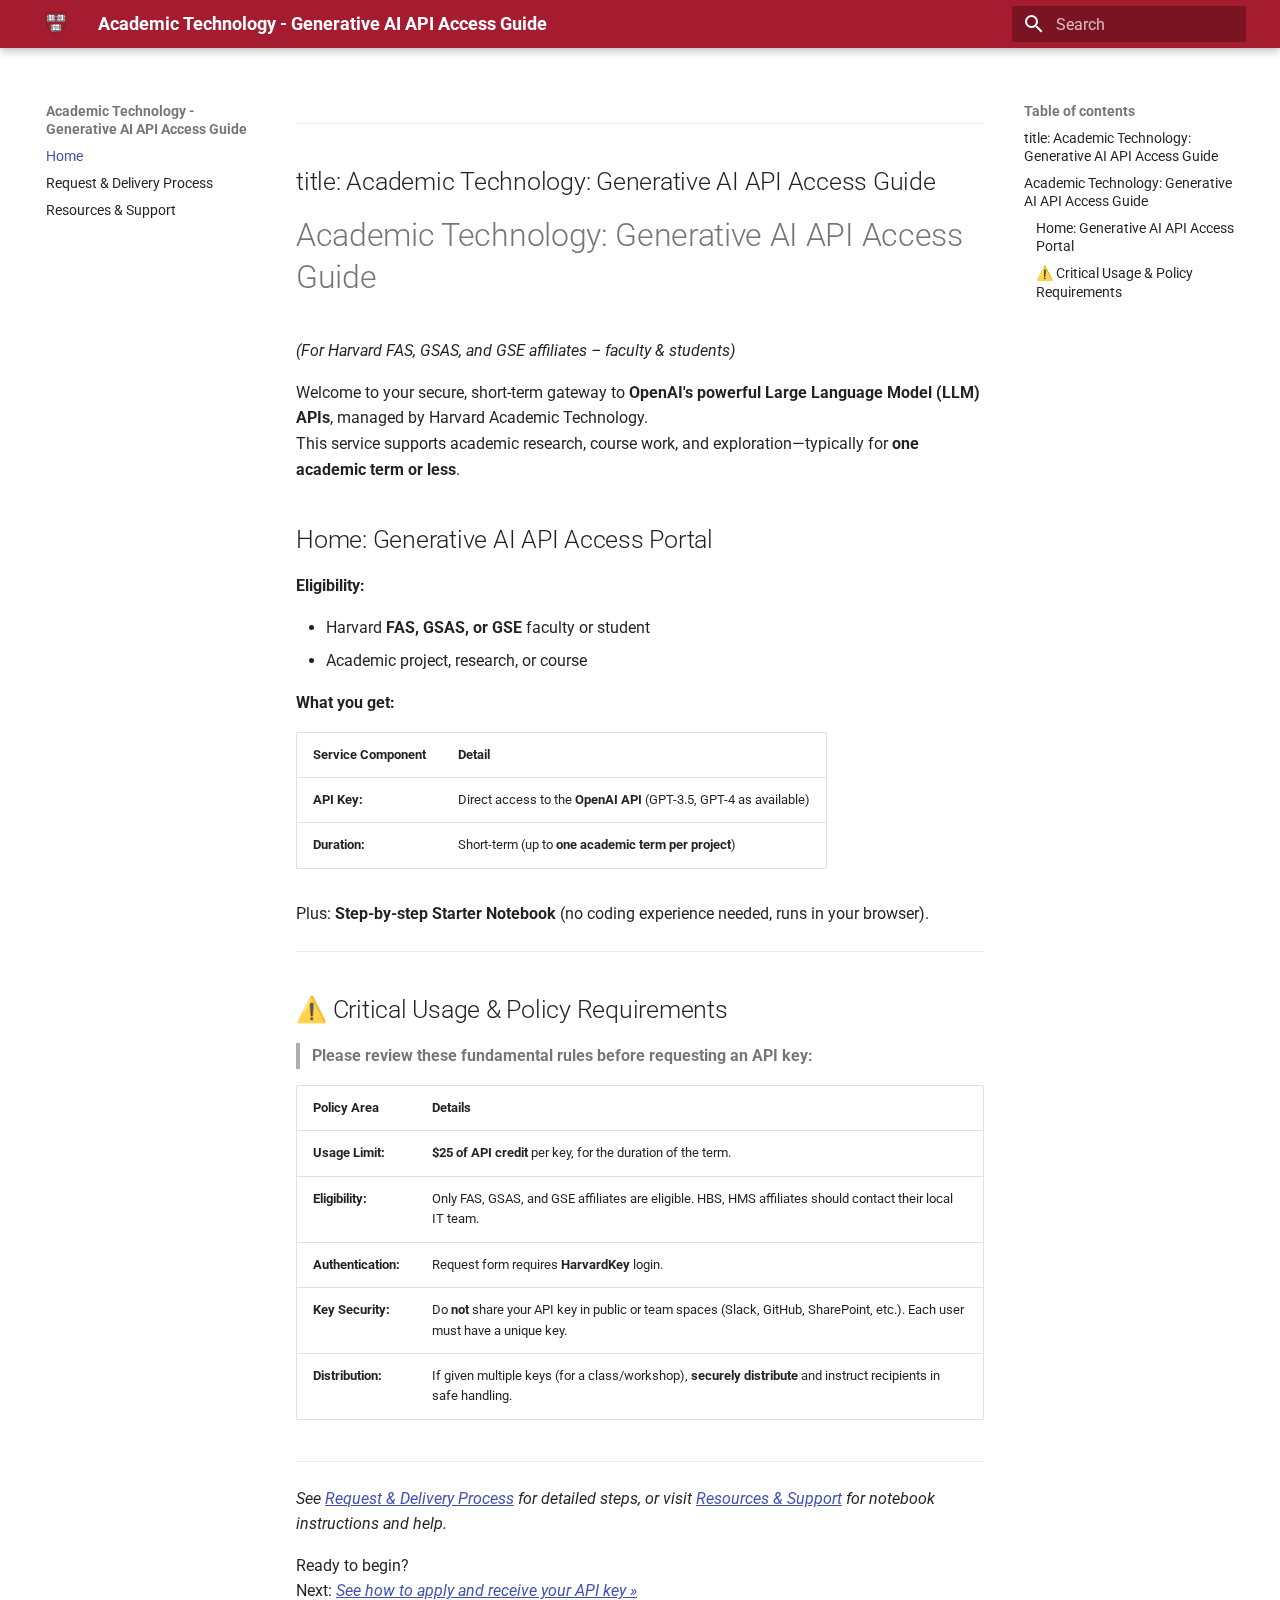
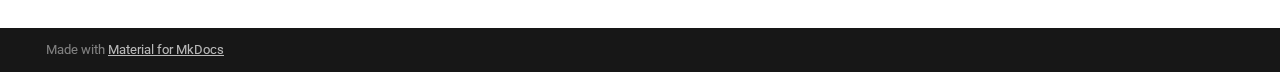
<file: index.html>
<!doctype html>
<html lang="en" class="no-js">
  <head>
    
      <meta charset="utf-8">
      <meta name="viewport" content="width=device-width,initial-scale=1">
      
        <meta name="description" content="Secure, short-term OpenAI API access for Harvard FAS/GSAS/GSE affiliates with policies, usage, and support.">
      
      
        <meta name="author" content="Harvard Academic Technology Group">
      
      
      
      
        <link rel="next" href="process/">
      
      
      <link rel="icon" href="assets/favicon.ico">
      <meta name="generator" content="mkdocs-1.6.1, mkdocs-material-9.6.21">
    
    
      
        <title>Academic Technology - Generative AI API Access Guide</title>
      
    
    
      <link rel="stylesheet" href="assets/stylesheets/main.2a3383ac.min.css">
      
        
        <link rel="stylesheet" href="assets/stylesheets/palette.06af60db.min.css">
      
      


    
    
      
    
    
      
        
        
        <link rel="preconnect" href="https://fonts.gstatic.com" crossorigin>
        <link rel="stylesheet" href="https://fonts.googleapis.com/css?family=Roboto:300,300i,400,400i,700,700i%7CRoboto+Mono:400,400i,700,700i&display=fallback">
        <style>:root{--md-text-font:"Roboto";--md-code-font:"Roboto Mono"}</style>
      
    
    
      <link rel="stylesheet" href="stylesheets/extra.css">
    
    <script>__md_scope=new URL(".",location),__md_hash=e=>[...e].reduce(((e,_)=>(e<<5)-e+_.charCodeAt(0)),0),__md_get=(e,_=localStorage,t=__md_scope)=>JSON.parse(_.getItem(t.pathname+"."+e)),__md_set=(e,_,t=localStorage,a=__md_scope)=>{try{t.setItem(a.pathname+"."+e,JSON.stringify(_))}catch(e){}}</script>
    
      

    
    
    
  </head>
  
  
    
    
    
    
    
    <body dir="ltr" data-md-color-scheme="harvard" data-md-color-primary="indigo" data-md-color-accent="indigo">
  
    
    <input class="md-toggle" data-md-toggle="drawer" type="checkbox" id="__drawer" autocomplete="off">
    <input class="md-toggle" data-md-toggle="search" type="checkbox" id="__search" autocomplete="off">
    <label class="md-overlay" for="__drawer"></label>
    <div data-md-component="skip">
      
        
        <a href="#title-academic-technology-generative-ai-api-access-guide" class="md-skip">
          Skip to content
        </a>
      
    </div>
    <div data-md-component="announce">
      
    </div>
    
    
      

  

<header class="md-header md-header--shadow" data-md-component="header">
  <nav class="md-header__inner md-grid" aria-label="Header">
    <a href="." title="Academic Technology - Generative AI API Access Guide" class="md-header__button md-logo" aria-label="Academic Technology - Generative AI API Access Guide" data-md-component="logo">
      
  <img src="assets/harvard_shield.svg" alt="logo">

    </a>
    <label class="md-header__button md-icon" for="__drawer">
      
      <svg xmlns="http://www.w3.org/2000/svg" viewBox="0 0 24 24"><path d="M3 6h18v2H3zm0 5h18v2H3zm0 5h18v2H3z"/></svg>
    </label>
    <div class="md-header__title" data-md-component="header-title">
      <div class="md-header__ellipsis">
        <div class="md-header__topic">
          <span class="md-ellipsis">
            Academic Technology - Generative AI API Access Guide
          </span>
        </div>
        <div class="md-header__topic" data-md-component="header-topic">
          <span class="md-ellipsis">
            
              Home
            
          </span>
        </div>
      </div>
    </div>
    
      
    
    
    
    
      
      
        <label class="md-header__button md-icon" for="__search">
          
          <svg xmlns="http://www.w3.org/2000/svg" viewBox="0 0 24 24"><path d="M9.5 3A6.5 6.5 0 0 1 16 9.5c0 1.61-.59 3.09-1.56 4.23l.27.27h.79l5 5-1.5 1.5-5-5v-.79l-.27-.27A6.52 6.52 0 0 1 9.5 16 6.5 6.5 0 0 1 3 9.5 6.5 6.5 0 0 1 9.5 3m0 2C7 5 5 7 5 9.5S7 14 9.5 14 14 12 14 9.5 12 5 9.5 5"/></svg>
        </label>
        <div class="md-search" data-md-component="search" role="dialog">
  <label class="md-search__overlay" for="__search"></label>
  <div class="md-search__inner" role="search">
    <form class="md-search__form" name="search">
      <input type="text" class="md-search__input" name="query" aria-label="Search" placeholder="Search" autocapitalize="off" autocorrect="off" autocomplete="off" spellcheck="false" data-md-component="search-query" required>
      <label class="md-search__icon md-icon" for="__search">
        
        <svg xmlns="http://www.w3.org/2000/svg" viewBox="0 0 24 24"><path d="M9.5 3A6.5 6.5 0 0 1 16 9.5c0 1.61-.59 3.09-1.56 4.23l.27.27h.79l5 5-1.5 1.5-5-5v-.79l-.27-.27A6.52 6.52 0 0 1 9.5 16 6.5 6.5 0 0 1 3 9.5 6.5 6.5 0 0 1 9.5 3m0 2C7 5 5 7 5 9.5S7 14 9.5 14 14 12 14 9.5 12 5 9.5 5"/></svg>
        
        <svg xmlns="http://www.w3.org/2000/svg" viewBox="0 0 24 24"><path d="M20 11v2H8l5.5 5.5-1.42 1.42L4.16 12l7.92-7.92L13.5 5.5 8 11z"/></svg>
      </label>
      <nav class="md-search__options" aria-label="Search">
        
        <button type="reset" class="md-search__icon md-icon" title="Clear" aria-label="Clear" tabindex="-1">
          
          <svg xmlns="http://www.w3.org/2000/svg" viewBox="0 0 24 24"><path d="M19 6.41 17.59 5 12 10.59 6.41 5 5 6.41 10.59 12 5 17.59 6.41 19 12 13.41 17.59 19 19 17.59 13.41 12z"/></svg>
        </button>
      </nav>
      
    </form>
    <div class="md-search__output">
      <div class="md-search__scrollwrap" tabindex="0" data-md-scrollfix>
        <div class="md-search-result" data-md-component="search-result">
          <div class="md-search-result__meta">
            Initializing search
          </div>
          <ol class="md-search-result__list" role="presentation"></ol>
        </div>
      </div>
    </div>
  </div>
</div>
      
    
    
  </nav>
  
</header>
    
    <div class="md-container" data-md-component="container">
      
      
        
          
        
      
      <main class="md-main" data-md-component="main">
        <div class="md-main__inner md-grid">
          
            
              
              <div class="md-sidebar md-sidebar--primary" data-md-component="sidebar" data-md-type="navigation" >
                <div class="md-sidebar__scrollwrap">
                  <div class="md-sidebar__inner">
                    



<nav class="md-nav md-nav--primary" aria-label="Navigation" data-md-level="0">
  <label class="md-nav__title" for="__drawer">
    <a href="." title="Academic Technology - Generative AI API Access Guide" class="md-nav__button md-logo" aria-label="Academic Technology - Generative AI API Access Guide" data-md-component="logo">
      
  <img src="assets/harvard_shield.svg" alt="logo">

    </a>
    Academic Technology - Generative AI API Access Guide
  </label>
  
  <ul class="md-nav__list" data-md-scrollfix>
    
      
      
  
  
    
  
  
  
    <li class="md-nav__item md-nav__item--active">
      
      <input class="md-nav__toggle md-toggle" type="checkbox" id="__toc">
      
      
      
        <label class="md-nav__link md-nav__link--active" for="__toc">
          
  
  
  <span class="md-ellipsis">
    Home
    
  </span>
  

          <span class="md-nav__icon md-icon"></span>
        </label>
      
      <a href="." class="md-nav__link md-nav__link--active">
        
  
  
  <span class="md-ellipsis">
    Home
    
  </span>
  

      </a>
      
        

<nav class="md-nav md-nav--secondary" aria-label="Table of contents">
  
  
  
  
    <label class="md-nav__title" for="__toc">
      <span class="md-nav__icon md-icon"></span>
      Table of contents
    </label>
    <ul class="md-nav__list" data-md-component="toc" data-md-scrollfix>
      
        <li class="md-nav__item">
  <a href="#title-academic-technology-generative-ai-api-access-guide" class="md-nav__link">
    <span class="md-ellipsis">
      title: Academic Technology: Generative AI API Access Guide
    </span>
  </a>
  
</li>
      
        <li class="md-nav__item">
  <a href="#academic-technology-generative-ai-api-access-guide" class="md-nav__link">
    <span class="md-ellipsis">
      Academic Technology: Generative AI API Access Guide
    </span>
  </a>
  
    <nav class="md-nav" aria-label="Academic Technology: Generative AI API Access Guide">
      <ul class="md-nav__list">
        
          <li class="md-nav__item">
  <a href="#home-generative-ai-api-access-portal" class="md-nav__link">
    <span class="md-ellipsis">
      Home: Generative AI API Access Portal
    </span>
  </a>
  
</li>
        
          <li class="md-nav__item">
  <a href="#critical-usage-policy-requirements" class="md-nav__link">
    <span class="md-ellipsis">
      ⚠️ Critical Usage &amp; Policy Requirements
    </span>
  </a>
  
</li>
        
      </ul>
    </nav>
  
</li>
      
    </ul>
  
</nav>
      
    </li>
  

    
      
      
  
  
  
  
    <li class="md-nav__item">
      <a href="process/" class="md-nav__link">
        
  
  
  <span class="md-ellipsis">
    Request & Delivery Process
    
  </span>
  

      </a>
    </li>
  

    
      
      
  
  
  
  
    <li class="md-nav__item">
      <a href="resources/" class="md-nav__link">
        
  
  
  <span class="md-ellipsis">
    Resources & Support
    
  </span>
  

      </a>
    </li>
  

    
  </ul>
</nav>
                  </div>
                </div>
              </div>
            
            
              
              <div class="md-sidebar md-sidebar--secondary" data-md-component="sidebar" data-md-type="toc" >
                <div class="md-sidebar__scrollwrap">
                  <div class="md-sidebar__inner">
                    

<nav class="md-nav md-nav--secondary" aria-label="Table of contents">
  
  
  
  
    <label class="md-nav__title" for="__toc">
      <span class="md-nav__icon md-icon"></span>
      Table of contents
    </label>
    <ul class="md-nav__list" data-md-component="toc" data-md-scrollfix>
      
        <li class="md-nav__item">
  <a href="#title-academic-technology-generative-ai-api-access-guide" class="md-nav__link">
    <span class="md-ellipsis">
      title: Academic Technology: Generative AI API Access Guide
    </span>
  </a>
  
</li>
      
        <li class="md-nav__item">
  <a href="#academic-technology-generative-ai-api-access-guide" class="md-nav__link">
    <span class="md-ellipsis">
      Academic Technology: Generative AI API Access Guide
    </span>
  </a>
  
    <nav class="md-nav" aria-label="Academic Technology: Generative AI API Access Guide">
      <ul class="md-nav__list">
        
          <li class="md-nav__item">
  <a href="#home-generative-ai-api-access-portal" class="md-nav__link">
    <span class="md-ellipsis">
      Home: Generative AI API Access Portal
    </span>
  </a>
  
</li>
        
          <li class="md-nav__item">
  <a href="#critical-usage-policy-requirements" class="md-nav__link">
    <span class="md-ellipsis">
      ⚠️ Critical Usage &amp; Policy Requirements
    </span>
  </a>
  
</li>
        
      </ul>
    </nav>
  
</li>
      
    </ul>
  
</nav>
                  </div>
                </div>
              </div>
            
          
          
            <div class="md-content" data-md-component="content">
              <article class="md-content__inner md-typeset">
                
                  



<hr />
<h2 id="title-academic-technology-generative-ai-api-access-guide">title: Academic Technology: Generative AI API Access Guide<a class="headerlink" href="#title-academic-technology-generative-ai-api-access-guide" title="Permanent link">&para;</a></h2>
<h1 id="academic-technology-generative-ai-api-access-guide">Academic Technology: Generative AI API Access Guide<a class="headerlink" href="#academic-technology-generative-ai-api-access-guide" title="Permanent link">&para;</a></h1>
<p><em>(For Harvard FAS, GSAS, and GSE affiliates – faculty &amp; students)</em></p>
<p>Welcome to your secure, short-term gateway to <strong>OpenAI's powerful Large Language Model (LLM) APIs</strong>, managed by Harvard Academic Technology.<br />
This service supports academic research, course work, and exploration—typically for <strong>one academic term or less</strong>.</p>
<h2 id="home-generative-ai-api-access-portal">Home: Generative AI API Access Portal<a class="headerlink" href="#home-generative-ai-api-access-portal" title="Permanent link">&para;</a></h2>
<p><strong>Eligibility:</strong></p>
<ul>
<li>Harvard <strong>FAS, GSAS, or GSE</strong> faculty or student</li>
<li>Academic project, research, or course</li>
</ul>
<p><strong>What you get:</strong></p>
<table>
<thead>
<tr>
<th style="text-align: left;">Service Component</th>
<th style="text-align: left;">Detail</th>
</tr>
</thead>
<tbody>
<tr>
<td style="text-align: left;"><strong>API Key:</strong></td>
<td style="text-align: left;">Direct access to the <strong>OpenAI API</strong> (GPT-3.5, GPT-4 as available)</td>
</tr>
<tr>
<td style="text-align: left;"><strong>Duration:</strong></td>
<td style="text-align: left;">Short-term (up to <strong>one academic term per project</strong>)</td>
</tr>
</tbody>
</table>
<p>Plus: <strong>Step-by-step Starter Notebook</strong> (no coding experience needed, runs in your browser).</p>
<hr />
<h2 id="critical-usage-policy-requirements">⚠️ Critical Usage &amp; Policy Requirements<a class="headerlink" href="#critical-usage-policy-requirements" title="Permanent link">&para;</a></h2>
<blockquote>
<p><strong>Please review these fundamental rules before requesting an API key:</strong></p>
</blockquote>
<table>
<thead>
<tr>
<th style="text-align: left;">Policy Area</th>
<th style="text-align: left;">Details</th>
</tr>
</thead>
<tbody>
<tr>
<td style="text-align: left;"><strong>Usage Limit:</strong></td>
<td style="text-align: left;"><strong>$25 of API credit</strong> per key, for the duration of the term.</td>
</tr>
<tr>
<td style="text-align: left;"><strong>Eligibility:</strong></td>
<td style="text-align: left;">Only FAS, GSAS, and GSE affiliates are eligible. HBS, HMS affiliates should contact their local IT team.</td>
</tr>
<tr>
<td style="text-align: left;"><strong>Authentication:</strong></td>
<td style="text-align: left;">Request form requires <strong>HarvardKey</strong> login.</td>
</tr>
<tr>
<td style="text-align: left;"><strong>Key Security:</strong></td>
<td style="text-align: left;">Do <strong>not</strong> share your API key in public or team spaces (Slack, GitHub, SharePoint, etc.). Each user must have a unique key.</td>
</tr>
<tr>
<td style="text-align: left;"><strong>Distribution:</strong></td>
<td style="text-align: left;">If given multiple keys (for a class/workshop), <strong>securely distribute</strong> and instruct recipients in safe handling.</td>
</tr>
</tbody>
</table>
<hr />
<p><em>See <a href="process/">Request &amp; Delivery Process</a> for detailed steps, or visit <a href="resources/">Resources &amp; Support</a> for notebook instructions and help.</em></p>
<p>Ready to begin?<br />
Next: <em><a href="process/">See how to apply and receive your API key »</a></em></p>












                
              </article>
            </div>
          
          
<script>var target=document.getElementById(location.hash.slice(1));target&&target.name&&(target.checked=target.name.startsWith("__tabbed_"))</script>
        </div>
        
      </main>
      
        <footer class="md-footer">
  
  <div class="md-footer-meta md-typeset">
    <div class="md-footer-meta__inner md-grid">
      <div class="md-copyright">
  
  
    Made with
    <a href="https://squidfunk.github.io/mkdocs-material/" target="_blank" rel="noopener">
      Material for MkDocs
    </a>
  
</div>
      
    </div>
  </div>
</footer>
      
    </div>
    <div class="md-dialog" data-md-component="dialog">
      <div class="md-dialog__inner md-typeset"></div>
    </div>
    
    
    
      
      <script id="__config" type="application/json">{"base": ".", "features": [], "search": "assets/javascripts/workers/search.973d3a69.min.js", "tags": null, "translations": {"clipboard.copied": "Copied to clipboard", "clipboard.copy": "Copy to clipboard", "search.result.more.one": "1 more on this page", "search.result.more.other": "# more on this page", "search.result.none": "No matching documents", "search.result.one": "1 matching document", "search.result.other": "# matching documents", "search.result.placeholder": "Type to start searching", "search.result.term.missing": "Missing", "select.version": "Select version"}, "version": null}</script>
    
    
      <script src="assets/javascripts/bundle.f55a23d4.min.js"></script>
      
    
  </body>
</html>
</file>
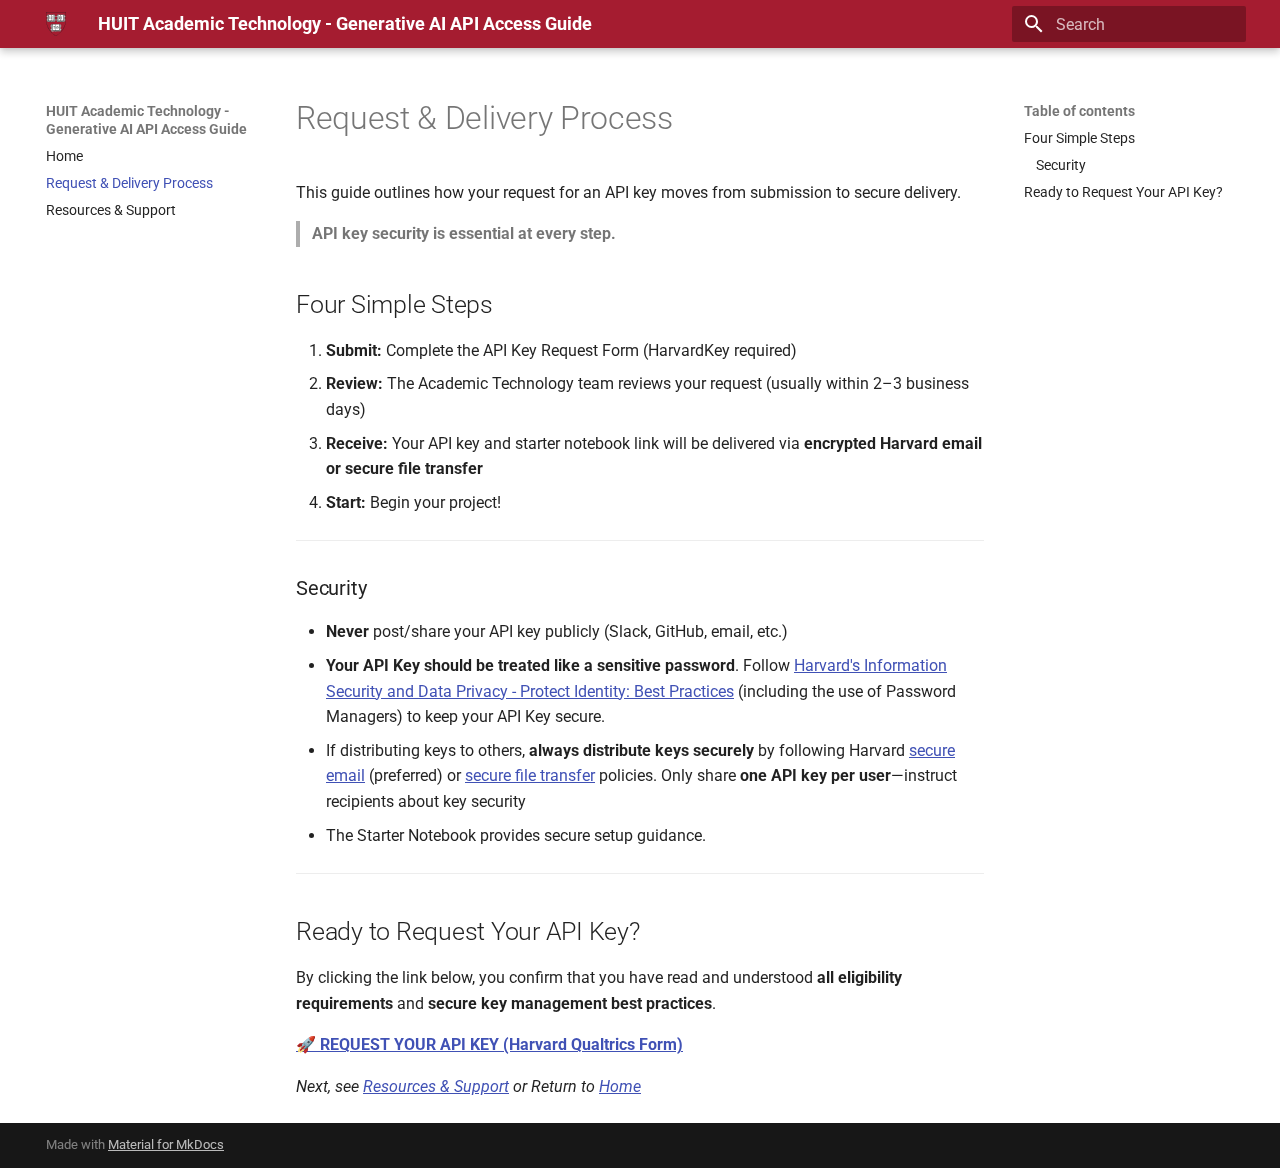
<file: process/index.html>
<!doctype html>
<html lang="en" class="no-js">
  <head>
    
      <meta charset="utf-8">
      <meta name="viewport" content="width=device-width,initial-scale=1">
      
        <meta name="description" content="Secure, short-term OpenAI API access for Harvard FAS/GSAS/GSE affiliates with policies, usage, and support.">
      
      
        <meta name="author" content="Harvard Academic Technology Group">
      
      
      
        <link rel="prev" href="..">
      
      
        <link rel="next" href="../resources/">
      
      
      <link rel="icon" href="../assets/favicon.ico">
      <meta name="generator" content="mkdocs-1.6.1, mkdocs-material-9.6.21">
    
    
      
        <title>Request & Delivery Process - HUIT Academic Technology - Generative AI API Access Guide</title>
      
    
    
      <link rel="stylesheet" href="../assets/stylesheets/main.2a3383ac.min.css">
      
        
        <link rel="stylesheet" href="../assets/stylesheets/palette.06af60db.min.css">
      
      


    
    
      
    
    
      
        
        
        <link rel="preconnect" href="https://fonts.gstatic.com" crossorigin>
        <link rel="stylesheet" href="https://fonts.googleapis.com/css?family=Roboto:300,300i,400,400i,700,700i%7CRoboto+Mono:400,400i,700,700i&display=fallback">
        <style>:root{--md-text-font:"Roboto";--md-code-font:"Roboto Mono"}</style>
      
    
    
      <link rel="stylesheet" href="../stylesheets/extra.css">
    
    <script>__md_scope=new URL("..",location),__md_hash=e=>[...e].reduce(((e,_)=>(e<<5)-e+_.charCodeAt(0)),0),__md_get=(e,_=localStorage,t=__md_scope)=>JSON.parse(_.getItem(t.pathname+"."+e)),__md_set=(e,_,t=localStorage,a=__md_scope)=>{try{t.setItem(a.pathname+"."+e,JSON.stringify(_))}catch(e){}}</script>
    
      

    
    
    
  </head>
  
  
    
    
    
    
    
    <body dir="ltr" data-md-color-scheme="harvard" data-md-color-primary="indigo" data-md-color-accent="indigo">
  
    
    <input class="md-toggle" data-md-toggle="drawer" type="checkbox" id="__drawer" autocomplete="off">
    <input class="md-toggle" data-md-toggle="search" type="checkbox" id="__search" autocomplete="off">
    <label class="md-overlay" for="__drawer"></label>
    <div data-md-component="skip">
      
        
        <a href="#request-delivery-process" class="md-skip">
          Skip to content
        </a>
      
    </div>
    <div data-md-component="announce">
      
    </div>
    
    
      

  

<header class="md-header md-header--shadow" data-md-component="header">
  <nav class="md-header__inner md-grid" aria-label="Header">
    <a href=".." title="HUIT Academic Technology - Generative AI API Access Guide" class="md-header__button md-logo" aria-label="HUIT Academic Technology - Generative AI API Access Guide" data-md-component="logo">
      
  <img src="../assets/harvard_shield.svg" alt="logo">

    </a>
    <label class="md-header__button md-icon" for="__drawer">
      
      <svg xmlns="http://www.w3.org/2000/svg" viewBox="0 0 24 24"><path d="M3 6h18v2H3zm0 5h18v2H3zm0 5h18v2H3z"/></svg>
    </label>
    <div class="md-header__title" data-md-component="header-title">
      <div class="md-header__ellipsis">
        <div class="md-header__topic">
          <span class="md-ellipsis">
            HUIT Academic Technology - Generative AI API Access Guide
          </span>
        </div>
        <div class="md-header__topic" data-md-component="header-topic">
          <span class="md-ellipsis">
            
              Request & Delivery Process
            
          </span>
        </div>
      </div>
    </div>
    
      
    
    
    
    
      
      
        <label class="md-header__button md-icon" for="__search">
          
          <svg xmlns="http://www.w3.org/2000/svg" viewBox="0 0 24 24"><path d="M9.5 3A6.5 6.5 0 0 1 16 9.5c0 1.61-.59 3.09-1.56 4.23l.27.27h.79l5 5-1.5 1.5-5-5v-.79l-.27-.27A6.52 6.52 0 0 1 9.5 16 6.5 6.5 0 0 1 3 9.5 6.5 6.5 0 0 1 9.5 3m0 2C7 5 5 7 5 9.5S7 14 9.5 14 14 12 14 9.5 12 5 9.5 5"/></svg>
        </label>
        <div class="md-search" data-md-component="search" role="dialog">
  <label class="md-search__overlay" for="__search"></label>
  <div class="md-search__inner" role="search">
    <form class="md-search__form" name="search">
      <input type="text" class="md-search__input" name="query" aria-label="Search" placeholder="Search" autocapitalize="off" autocorrect="off" autocomplete="off" spellcheck="false" data-md-component="search-query" required>
      <label class="md-search__icon md-icon" for="__search">
        
        <svg xmlns="http://www.w3.org/2000/svg" viewBox="0 0 24 24"><path d="M9.5 3A6.5 6.5 0 0 1 16 9.5c0 1.61-.59 3.09-1.56 4.23l.27.27h.79l5 5-1.5 1.5-5-5v-.79l-.27-.27A6.52 6.52 0 0 1 9.5 16 6.5 6.5 0 0 1 3 9.5 6.5 6.5 0 0 1 9.5 3m0 2C7 5 5 7 5 9.5S7 14 9.5 14 14 12 14 9.5 12 5 9.5 5"/></svg>
        
        <svg xmlns="http://www.w3.org/2000/svg" viewBox="0 0 24 24"><path d="M20 11v2H8l5.5 5.5-1.42 1.42L4.16 12l7.92-7.92L13.5 5.5 8 11z"/></svg>
      </label>
      <nav class="md-search__options" aria-label="Search">
        
        <button type="reset" class="md-search__icon md-icon" title="Clear" aria-label="Clear" tabindex="-1">
          
          <svg xmlns="http://www.w3.org/2000/svg" viewBox="0 0 24 24"><path d="M19 6.41 17.59 5 12 10.59 6.41 5 5 6.41 10.59 12 5 17.59 6.41 19 12 13.41 17.59 19 19 17.59 13.41 12z"/></svg>
        </button>
      </nav>
      
    </form>
    <div class="md-search__output">
      <div class="md-search__scrollwrap" tabindex="0" data-md-scrollfix>
        <div class="md-search-result" data-md-component="search-result">
          <div class="md-search-result__meta">
            Initializing search
          </div>
          <ol class="md-search-result__list" role="presentation"></ol>
        </div>
      </div>
    </div>
  </div>
</div>
      
    
    
  </nav>
  
</header>
    
    <div class="md-container" data-md-component="container">
      
      
        
          
        
      
      <main class="md-main" data-md-component="main">
        <div class="md-main__inner md-grid">
          
            
              
              <div class="md-sidebar md-sidebar--primary" data-md-component="sidebar" data-md-type="navigation" >
                <div class="md-sidebar__scrollwrap">
                  <div class="md-sidebar__inner">
                    



<nav class="md-nav md-nav--primary" aria-label="Navigation" data-md-level="0">
  <label class="md-nav__title" for="__drawer">
    <a href=".." title="HUIT Academic Technology - Generative AI API Access Guide" class="md-nav__button md-logo" aria-label="HUIT Academic Technology - Generative AI API Access Guide" data-md-component="logo">
      
  <img src="../assets/harvard_shield.svg" alt="logo">

    </a>
    HUIT Academic Technology - Generative AI API Access Guide
  </label>
  
  <ul class="md-nav__list" data-md-scrollfix>
    
      
      
  
  
  
  
    <li class="md-nav__item">
      <a href=".." class="md-nav__link">
        
  
  
  <span class="md-ellipsis">
    Home
    
  </span>
  

      </a>
    </li>
  

    
      
      
  
  
    
  
  
  
    <li class="md-nav__item md-nav__item--active">
      
      <input class="md-nav__toggle md-toggle" type="checkbox" id="__toc">
      
      
        
      
      
        <label class="md-nav__link md-nav__link--active" for="__toc">
          
  
  
  <span class="md-ellipsis">
    Request & Delivery Process
    
  </span>
  

          <span class="md-nav__icon md-icon"></span>
        </label>
      
      <a href="./" class="md-nav__link md-nav__link--active">
        
  
  
  <span class="md-ellipsis">
    Request & Delivery Process
    
  </span>
  

      </a>
      
        

<nav class="md-nav md-nav--secondary" aria-label="Table of contents">
  
  
  
    
  
  
    <label class="md-nav__title" for="__toc">
      <span class="md-nav__icon md-icon"></span>
      Table of contents
    </label>
    <ul class="md-nav__list" data-md-component="toc" data-md-scrollfix>
      
        <li class="md-nav__item">
  <a href="#four-simple-steps" class="md-nav__link">
    <span class="md-ellipsis">
      Four Simple Steps
    </span>
  </a>
  
    <nav class="md-nav" aria-label="Four Simple Steps">
      <ul class="md-nav__list">
        
          <li class="md-nav__item">
  <a href="#security" class="md-nav__link">
    <span class="md-ellipsis">
      Security
    </span>
  </a>
  
</li>
        
      </ul>
    </nav>
  
</li>
      
        <li class="md-nav__item">
  <a href="#ready-to-request-your-api-key" class="md-nav__link">
    <span class="md-ellipsis">
      Ready to Request Your API Key?
    </span>
  </a>
  
</li>
      
    </ul>
  
</nav>
      
    </li>
  

    
      
      
  
  
  
  
    <li class="md-nav__item">
      <a href="../resources/" class="md-nav__link">
        
  
  
  <span class="md-ellipsis">
    Resources & Support
    
  </span>
  

      </a>
    </li>
  

    
  </ul>
</nav>
                  </div>
                </div>
              </div>
            
            
              
              <div class="md-sidebar md-sidebar--secondary" data-md-component="sidebar" data-md-type="toc" >
                <div class="md-sidebar__scrollwrap">
                  <div class="md-sidebar__inner">
                    

<nav class="md-nav md-nav--secondary" aria-label="Table of contents">
  
  
  
    
  
  
    <label class="md-nav__title" for="__toc">
      <span class="md-nav__icon md-icon"></span>
      Table of contents
    </label>
    <ul class="md-nav__list" data-md-component="toc" data-md-scrollfix>
      
        <li class="md-nav__item">
  <a href="#four-simple-steps" class="md-nav__link">
    <span class="md-ellipsis">
      Four Simple Steps
    </span>
  </a>
  
    <nav class="md-nav" aria-label="Four Simple Steps">
      <ul class="md-nav__list">
        
          <li class="md-nav__item">
  <a href="#security" class="md-nav__link">
    <span class="md-ellipsis">
      Security
    </span>
  </a>
  
</li>
        
      </ul>
    </nav>
  
</li>
      
        <li class="md-nav__item">
  <a href="#ready-to-request-your-api-key" class="md-nav__link">
    <span class="md-ellipsis">
      Ready to Request Your API Key?
    </span>
  </a>
  
</li>
      
    </ul>
  
</nav>
                  </div>
                </div>
              </div>
            
          
          
            <div class="md-content" data-md-component="content">
              <article class="md-content__inner md-typeset">
                
                  



<h1 id="request-delivery-process">Request &amp; Delivery Process<a class="headerlink" href="#request-delivery-process" title="Permanent link">&para;</a></h1>
<p>This guide outlines how your request for an API key moves from submission to secure delivery. </p>
<blockquote>
<p><strong>API key security is essential at every step.</strong></p>
</blockquote>
<h2 id="four-simple-steps">Four Simple Steps<a class="headerlink" href="#four-simple-steps" title="Permanent link">&para;</a></h2>
<ol>
<li><strong>Submit:</strong> Complete the API Key Request Form (HarvardKey required)</li>
<li><strong>Review:</strong> The Academic Technology team reviews your request (usually within 2–3 business days)</li>
<li><strong>Receive:</strong> Your API key and starter notebook link will be delivered via <strong>encrypted Harvard email or secure file transfer</strong></li>
<li><strong>Start:</strong> Begin your project!</li>
</ol>
<hr />
<h3 id="security">Security<a class="headerlink" href="#security" title="Permanent link">&para;</a></h3>
<ul>
<li><strong>Never</strong> post/share your API key publicly (Slack, GitHub, email, etc.)</li>
<li><strong>Your API Key should be treated like a sensitive password</strong>. Follow <a href="https://privsec.harvard.edu/protect-identity">Harvard's Information Security and Data Privacy - Protect Identity: Best Practices</a> (including the use of Password Managers) to keep your API Key secure.</li>
<li>If distributing keys to others, <strong>always distribute keys securely</strong> by following Harvard <a href="https://harvard.service-now.com/ithelp?id=kb_article&amp;sys_id=cea973b3dbf8e0d0441560fdd39619d8">secure email</a> (preferred) or <a href="https://harvard.service-now.com/ithelp?id=kb_article&amp;sys_id=3c725c7d47016950566cf147536d43ff">secure file transfer</a> policies. Only share <strong>one API key per user</strong>—instruct recipients about key security</li>
<li>The Starter Notebook provides secure setup guidance.</li>
</ul>
<hr />
<h2 id="ready-to-request-your-api-key">Ready to Request Your API Key?<a class="headerlink" href="#ready-to-request-your-api-key" title="Permanent link">&para;</a></h2>
<p>By clicking the link below, you confirm that you have read and understood <strong>all eligibility requirements</strong> and <strong>secure key management best practices</strong>.</p>
<p><a href="https://harvard.az1.qualtrics.com/jfe/form/SV_8dZqSdJoKVE5EOi"><strong>🚀 REQUEST YOUR API KEY (Harvard Qualtrics Form)</strong></a></p>
<p><em>Next, see <a href="../resources/">Resources &amp; Support</a> or Return to <a href="../">Home</a></em></p>












                
              </article>
            </div>
          
          
<script>var target=document.getElementById(location.hash.slice(1));target&&target.name&&(target.checked=target.name.startsWith("__tabbed_"))</script>
        </div>
        
      </main>
      
        <footer class="md-footer">
  
  <div class="md-footer-meta md-typeset">
    <div class="md-footer-meta__inner md-grid">
      <div class="md-copyright">
  
  
    Made with
    <a href="https://squidfunk.github.io/mkdocs-material/" target="_blank" rel="noopener">
      Material for MkDocs
    </a>
  
</div>
      
    </div>
  </div>
</footer>
      
    </div>
    <div class="md-dialog" data-md-component="dialog">
      <div class="md-dialog__inner md-typeset"></div>
    </div>
    
    
    
      
      <script id="__config" type="application/json">{"base": "..", "features": [], "search": "../assets/javascripts/workers/search.973d3a69.min.js", "tags": null, "translations": {"clipboard.copied": "Copied to clipboard", "clipboard.copy": "Copy to clipboard", "search.result.more.one": "1 more on this page", "search.result.more.other": "# more on this page", "search.result.none": "No matching documents", "search.result.one": "1 matching document", "search.result.other": "# matching documents", "search.result.placeholder": "Type to start searching", "search.result.term.missing": "Missing", "select.version": "Select version"}, "version": null}</script>
    
    
      <script src="../assets/javascripts/bundle.f55a23d4.min.js"></script>
      
    
  </body>
</html>
</file>
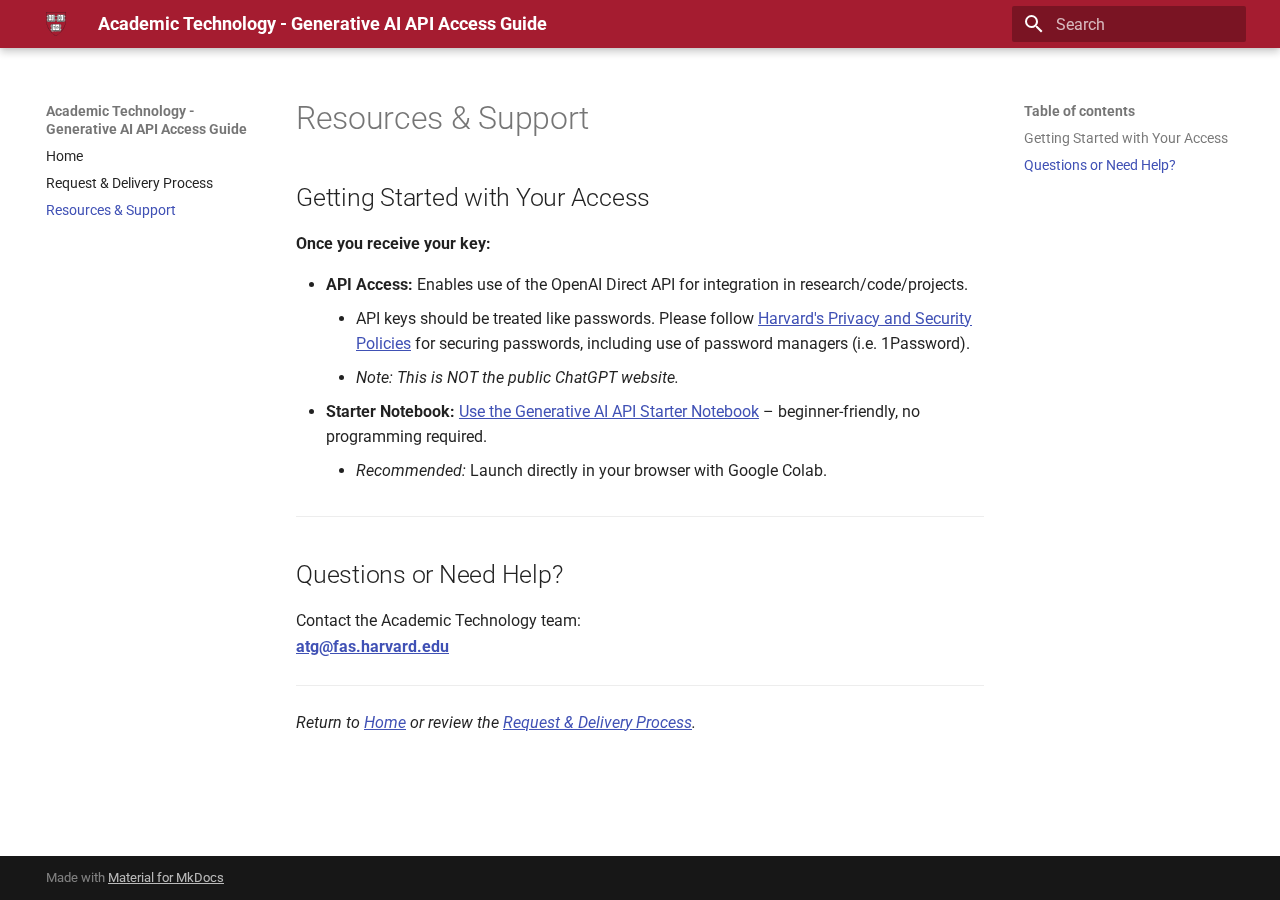
<file: resources/index.html>
<!doctype html>
<html lang="en" class="no-js">
  <head>
    
      <meta charset="utf-8">
      <meta name="viewport" content="width=device-width,initial-scale=1">
      
        <meta name="description" content="Secure, short-term OpenAI API access for Harvard FAS/GSAS/GSE affiliates with policies, usage, and support.">
      
      
        <meta name="author" content="Harvard Academic Technology Group">
      
      
      
        <link rel="prev" href="../process/">
      
      
      
      <link rel="icon" href="../assets/favicon.ico">
      <meta name="generator" content="mkdocs-1.6.1, mkdocs-material-9.6.21">
    
    
      
        <title>Resources & Support - Academic Technology - Generative AI API Access Guide</title>
      
    
    
      <link rel="stylesheet" href="../assets/stylesheets/main.2a3383ac.min.css">
      
        
        <link rel="stylesheet" href="../assets/stylesheets/palette.06af60db.min.css">
      
      


    
    
      
    
    
      
        
        
        <link rel="preconnect" href="https://fonts.gstatic.com" crossorigin>
        <link rel="stylesheet" href="https://fonts.googleapis.com/css?family=Roboto:300,300i,400,400i,700,700i%7CRoboto+Mono:400,400i,700,700i&display=fallback">
        <style>:root{--md-text-font:"Roboto";--md-code-font:"Roboto Mono"}</style>
      
    
    
      <link rel="stylesheet" href="../stylesheets/extra.css">
    
    <script>__md_scope=new URL("..",location),__md_hash=e=>[...e].reduce(((e,_)=>(e<<5)-e+_.charCodeAt(0)),0),__md_get=(e,_=localStorage,t=__md_scope)=>JSON.parse(_.getItem(t.pathname+"."+e)),__md_set=(e,_,t=localStorage,a=__md_scope)=>{try{t.setItem(a.pathname+"."+e,JSON.stringify(_))}catch(e){}}</script>
    
      

    
    
    
  </head>
  
  
    
    
    
    
    
    <body dir="ltr" data-md-color-scheme="harvard" data-md-color-primary="indigo" data-md-color-accent="indigo">
  
    
    <input class="md-toggle" data-md-toggle="drawer" type="checkbox" id="__drawer" autocomplete="off">
    <input class="md-toggle" data-md-toggle="search" type="checkbox" id="__search" autocomplete="off">
    <label class="md-overlay" for="__drawer"></label>
    <div data-md-component="skip">
      
        
        <a href="#resources-support" class="md-skip">
          Skip to content
        </a>
      
    </div>
    <div data-md-component="announce">
      
    </div>
    
    
      

  

<header class="md-header md-header--shadow" data-md-component="header">
  <nav class="md-header__inner md-grid" aria-label="Header">
    <a href=".." title="Academic Technology - Generative AI API Access Guide" class="md-header__button md-logo" aria-label="Academic Technology - Generative AI API Access Guide" data-md-component="logo">
      
  <img src="../assets/harvard_shield.svg" alt="logo">

    </a>
    <label class="md-header__button md-icon" for="__drawer">
      
      <svg xmlns="http://www.w3.org/2000/svg" viewBox="0 0 24 24"><path d="M3 6h18v2H3zm0 5h18v2H3zm0 5h18v2H3z"/></svg>
    </label>
    <div class="md-header__title" data-md-component="header-title">
      <div class="md-header__ellipsis">
        <div class="md-header__topic">
          <span class="md-ellipsis">
            Academic Technology - Generative AI API Access Guide
          </span>
        </div>
        <div class="md-header__topic" data-md-component="header-topic">
          <span class="md-ellipsis">
            
              Resources & Support
            
          </span>
        </div>
      </div>
    </div>
    
      
    
    
    
    
      
      
        <label class="md-header__button md-icon" for="__search">
          
          <svg xmlns="http://www.w3.org/2000/svg" viewBox="0 0 24 24"><path d="M9.5 3A6.5 6.5 0 0 1 16 9.5c0 1.61-.59 3.09-1.56 4.23l.27.27h.79l5 5-1.5 1.5-5-5v-.79l-.27-.27A6.52 6.52 0 0 1 9.5 16 6.5 6.5 0 0 1 3 9.5 6.5 6.5 0 0 1 9.5 3m0 2C7 5 5 7 5 9.5S7 14 9.5 14 14 12 14 9.5 12 5 9.5 5"/></svg>
        </label>
        <div class="md-search" data-md-component="search" role="dialog">
  <label class="md-search__overlay" for="__search"></label>
  <div class="md-search__inner" role="search">
    <form class="md-search__form" name="search">
      <input type="text" class="md-search__input" name="query" aria-label="Search" placeholder="Search" autocapitalize="off" autocorrect="off" autocomplete="off" spellcheck="false" data-md-component="search-query" required>
      <label class="md-search__icon md-icon" for="__search">
        
        <svg xmlns="http://www.w3.org/2000/svg" viewBox="0 0 24 24"><path d="M9.5 3A6.5 6.5 0 0 1 16 9.5c0 1.61-.59 3.09-1.56 4.23l.27.27h.79l5 5-1.5 1.5-5-5v-.79l-.27-.27A6.52 6.52 0 0 1 9.5 16 6.5 6.5 0 0 1 3 9.5 6.5 6.5 0 0 1 9.5 3m0 2C7 5 5 7 5 9.5S7 14 9.5 14 14 12 14 9.5 12 5 9.5 5"/></svg>
        
        <svg xmlns="http://www.w3.org/2000/svg" viewBox="0 0 24 24"><path d="M20 11v2H8l5.5 5.5-1.42 1.42L4.16 12l7.92-7.92L13.5 5.5 8 11z"/></svg>
      </label>
      <nav class="md-search__options" aria-label="Search">
        
        <button type="reset" class="md-search__icon md-icon" title="Clear" aria-label="Clear" tabindex="-1">
          
          <svg xmlns="http://www.w3.org/2000/svg" viewBox="0 0 24 24"><path d="M19 6.41 17.59 5 12 10.59 6.41 5 5 6.41 10.59 12 5 17.59 6.41 19 12 13.41 17.59 19 19 17.59 13.41 12z"/></svg>
        </button>
      </nav>
      
    </form>
    <div class="md-search__output">
      <div class="md-search__scrollwrap" tabindex="0" data-md-scrollfix>
        <div class="md-search-result" data-md-component="search-result">
          <div class="md-search-result__meta">
            Initializing search
          </div>
          <ol class="md-search-result__list" role="presentation"></ol>
        </div>
      </div>
    </div>
  </div>
</div>
      
    
    
  </nav>
  
</header>
    
    <div class="md-container" data-md-component="container">
      
      
        
          
        
      
      <main class="md-main" data-md-component="main">
        <div class="md-main__inner md-grid">
          
            
              
              <div class="md-sidebar md-sidebar--primary" data-md-component="sidebar" data-md-type="navigation" >
                <div class="md-sidebar__scrollwrap">
                  <div class="md-sidebar__inner">
                    



<nav class="md-nav md-nav--primary" aria-label="Navigation" data-md-level="0">
  <label class="md-nav__title" for="__drawer">
    <a href=".." title="Academic Technology - Generative AI API Access Guide" class="md-nav__button md-logo" aria-label="Academic Technology - Generative AI API Access Guide" data-md-component="logo">
      
  <img src="../assets/harvard_shield.svg" alt="logo">

    </a>
    Academic Technology - Generative AI API Access Guide
  </label>
  
  <ul class="md-nav__list" data-md-scrollfix>
    
      
      
  
  
  
  
    <li class="md-nav__item">
      <a href=".." class="md-nav__link">
        
  
  
  <span class="md-ellipsis">
    Home
    
  </span>
  

      </a>
    </li>
  

    
      
      
  
  
  
  
    <li class="md-nav__item">
      <a href="../process/" class="md-nav__link">
        
  
  
  <span class="md-ellipsis">
    Request & Delivery Process
    
  </span>
  

      </a>
    </li>
  

    
      
      
  
  
    
  
  
  
    <li class="md-nav__item md-nav__item--active">
      
      <input class="md-nav__toggle md-toggle" type="checkbox" id="__toc">
      
      
        
      
      
        <label class="md-nav__link md-nav__link--active" for="__toc">
          
  
  
  <span class="md-ellipsis">
    Resources & Support
    
  </span>
  

          <span class="md-nav__icon md-icon"></span>
        </label>
      
      <a href="./" class="md-nav__link md-nav__link--active">
        
  
  
  <span class="md-ellipsis">
    Resources & Support
    
  </span>
  

      </a>
      
        

<nav class="md-nav md-nav--secondary" aria-label="Table of contents">
  
  
  
    
  
  
    <label class="md-nav__title" for="__toc">
      <span class="md-nav__icon md-icon"></span>
      Table of contents
    </label>
    <ul class="md-nav__list" data-md-component="toc" data-md-scrollfix>
      
        <li class="md-nav__item">
  <a href="#getting-started-with-your-access" class="md-nav__link">
    <span class="md-ellipsis">
      Getting Started with Your Access
    </span>
  </a>
  
</li>
      
        <li class="md-nav__item">
  <a href="#questions-or-need-help" class="md-nav__link">
    <span class="md-ellipsis">
      Questions or Need Help?
    </span>
  </a>
  
</li>
      
    </ul>
  
</nav>
      
    </li>
  

    
  </ul>
</nav>
                  </div>
                </div>
              </div>
            
            
              
              <div class="md-sidebar md-sidebar--secondary" data-md-component="sidebar" data-md-type="toc" >
                <div class="md-sidebar__scrollwrap">
                  <div class="md-sidebar__inner">
                    

<nav class="md-nav md-nav--secondary" aria-label="Table of contents">
  
  
  
    
  
  
    <label class="md-nav__title" for="__toc">
      <span class="md-nav__icon md-icon"></span>
      Table of contents
    </label>
    <ul class="md-nav__list" data-md-component="toc" data-md-scrollfix>
      
        <li class="md-nav__item">
  <a href="#getting-started-with-your-access" class="md-nav__link">
    <span class="md-ellipsis">
      Getting Started with Your Access
    </span>
  </a>
  
</li>
      
        <li class="md-nav__item">
  <a href="#questions-or-need-help" class="md-nav__link">
    <span class="md-ellipsis">
      Questions or Need Help?
    </span>
  </a>
  
</li>
      
    </ul>
  
</nav>
                  </div>
                </div>
              </div>
            
          
          
            <div class="md-content" data-md-component="content">
              <article class="md-content__inner md-typeset">
                
                  



<h1 id="resources-support">Resources &amp; Support<a class="headerlink" href="#resources-support" title="Permanent link">&para;</a></h1>
<h2 id="getting-started-with-your-access">Getting Started with Your Access<a class="headerlink" href="#getting-started-with-your-access" title="Permanent link">&para;</a></h2>
<p><strong>Once you receive your key:</strong></p>
<ul>
<li><strong>API Access:</strong> Enables use of the OpenAI Direct API for integration in research/code/projects.<ul>
<li>API keys should be treated like passwords. Please follow <a href="https://privsec.harvard.edu/protect-identity">Harvard's Privacy and Security Policies</a> for securing passwords, including use of password managers (i.e. 1Password).</li>
<li><em>Note: This is NOT the public ChatGPT website.</em></li>
</ul>
</li>
<li><strong>Starter Notebook:</strong> <a href="https://github.com/Harvard-ATG/generative-ai-api-starter-notebook/blob/main/README.md">Use the Generative AI API Starter Notebook</a> – beginner-friendly, no programming required.<ul>
<li><em>Recommended:</em> Launch directly in your browser with Google Colab.</li>
</ul>
</li>
</ul>
<hr />
<h2 id="questions-or-need-help">Questions or Need Help?<a class="headerlink" href="#questions-or-need-help" title="Permanent link">&para;</a></h2>
<p>Contact the Academic Technology team:<br />
<strong><a href="mailto:atg@fas.harvard.edu">atg@fas.harvard.edu</a></strong></p>
<hr />
<p><em>Return to <a href="../">Home</a> or review the <a href="../process/">Request &amp; Delivery Process</a>.</em></p>












                
              </article>
            </div>
          
          
<script>var target=document.getElementById(location.hash.slice(1));target&&target.name&&(target.checked=target.name.startsWith("__tabbed_"))</script>
        </div>
        
      </main>
      
        <footer class="md-footer">
  
  <div class="md-footer-meta md-typeset">
    <div class="md-footer-meta__inner md-grid">
      <div class="md-copyright">
  
  
    Made with
    <a href="https://squidfunk.github.io/mkdocs-material/" target="_blank" rel="noopener">
      Material for MkDocs
    </a>
  
</div>
      
    </div>
  </div>
</footer>
      
    </div>
    <div class="md-dialog" data-md-component="dialog">
      <div class="md-dialog__inner md-typeset"></div>
    </div>
    
    
    
      
      <script id="__config" type="application/json">{"base": "..", "features": [], "search": "../assets/javascripts/workers/search.973d3a69.min.js", "tags": null, "translations": {"clipboard.copied": "Copied to clipboard", "clipboard.copy": "Copy to clipboard", "search.result.more.one": "1 more on this page", "search.result.more.other": "# more on this page", "search.result.none": "No matching documents", "search.result.one": "1 matching document", "search.result.other": "# matching documents", "search.result.placeholder": "Type to start searching", "search.result.term.missing": "Missing", "select.version": "Select version"}, "version": null}</script>
    
    
      <script src="../assets/javascripts/bundle.f55a23d4.min.js"></script>
      
    
  </body>
</html>
</file>
<file: stylesheets/extra.css>
[data-md-color-scheme="harvard"] {
    --md-primary-fg-color: #a51c30;
    --md-primary-fg-color--light: #c22138;
    --md-primary-fg-color--dark: #791523;
}

a {
    text-decoration: underline;
}

nav a {
    text-decoration: none;
}
</file>
<file: assets/stylesheets/main.2a3383ac.min.css>
@charset "UTF-8";html{-webkit-text-size-adjust:none;-moz-text-size-adjust:none;text-size-adjust:none;box-sizing:border-box}*,:after,:before{box-sizing:inherit}@media (prefers-reduced-motion){*,:after,:before{transition:none!important}}body{margin:0}a,button,input,label{-webkit-tap-highlight-color:transparent}a{color:inherit;text-decoration:none}hr{border:0;box-sizing:initial;display:block;height:.05rem;overflow:visible;padding:0}small{font-size:80%}sub,sup{line-height:1em}img{border-style:none}table{border-collapse:initial;border-spacing:0}td,th{font-weight:400;vertical-align:top}button{background:#0000;border:0;font-family:inherit;font-size:inherit;margin:0;padding:0}input{border:0;outline:none}:root{--md-primary-fg-color:#4051b5;--md-primary-fg-color--light:#5d6cc0;--md-primary-fg-color--dark:#303fa1;--md-primary-bg-color:#fff;--md-primary-bg-color--light:#ffffffb3;--md-accent-fg-color:#526cfe;--md-accent-fg-color--transparent:#526cfe1a;--md-accent-bg-color:#fff;--md-accent-bg-color--light:#ffffffb3}[data-md-color-scheme=default]{color-scheme:light}[data-md-color-scheme=default] img[src$="#gh-dark-mode-only"],[data-md-color-scheme=default] img[src$="#only-dark"]{display:none}:root,[data-md-color-scheme=default]{--md-hue:225deg;--md-default-fg-color:#000000de;--md-default-fg-color--light:#0000008a;--md-default-fg-color--lighter:#00000052;--md-default-fg-color--lightest:#00000012;--md-default-bg-color:#fff;--md-default-bg-color--light:#ffffffb3;--md-default-bg-color--lighter:#ffffff4d;--md-default-bg-color--lightest:#ffffff1f;--md-code-fg-color:#36464e;--md-code-bg-color:#f5f5f5;--md-code-hl-color:#4287ff;--md-code-hl-color--light:#4287ff1a;--md-code-hl-number-color:#d52a2a;--md-code-hl-special-color:#db1457;--md-code-hl-function-color:#a846b9;--md-code-hl-constant-color:#6e59d9;--md-code-hl-keyword-color:#3f6ec6;--md-code-hl-string-color:#1c7d4d;--md-code-hl-name-color:var(--md-code-fg-color);--md-code-hl-operator-color:var(--md-default-fg-color--light);--md-code-hl-punctuation-color:var(--md-default-fg-color--light);--md-code-hl-comment-color:var(--md-default-fg-color--light);--md-code-hl-generic-color:var(--md-default-fg-color--light);--md-code-hl-variable-color:var(--md-default-fg-color--light);--md-typeset-color:var(--md-default-fg-color);--md-typeset-a-color:var(--md-primary-fg-color);--md-typeset-del-color:#f5503d26;--md-typeset-ins-color:#0bd57026;--md-typeset-kbd-color:#fafafa;--md-typeset-kbd-accent-color:#fff;--md-typeset-kbd-border-color:#b8b8b8;--md-typeset-mark-color:#ffff0080;--md-typeset-table-color:#0000001f;--md-typeset-table-color--light:rgba(0,0,0,.035);--md-admonition-fg-color:var(--md-default-fg-color);--md-admonition-bg-color:var(--md-default-bg-color);--md-warning-fg-color:#000000de;--md-warning-bg-color:#ff9;--md-footer-fg-color:#fff;--md-footer-fg-color--light:#ffffffb3;--md-footer-fg-color--lighter:#ffffff73;--md-footer-bg-color:#000000de;--md-footer-bg-color--dark:#00000052;--md-shadow-z1:0 0.2rem 0.5rem #0000000d,0 0 0.05rem #0000001a;--md-shadow-z2:0 0.2rem 0.5rem #0000001a,0 0 0.05rem #00000040;--md-shadow-z3:0 0.2rem 0.5rem #0003,0 0 0.05rem #00000059}.md-icon svg{fill:currentcolor;display:block;height:1.2rem;width:1.2rem}body{-webkit-font-smoothing:antialiased;-moz-osx-font-smoothing:grayscale;--md-text-font-family:var(--md-text-font,_),-apple-system,BlinkMacSystemFont,Helvetica,Arial,sans-serif;--md-code-font-family:var(--md-code-font,_),SFMono-Regular,Consolas,Menlo,monospace}aside,body,input{font-feature-settings:"kern","liga";color:var(--md-typeset-color);font-family:var(--md-text-font-family)}code,kbd,pre{font-feature-settings:"kern";font-family:var(--md-code-font-family)}:root{--md-typeset-table-sort-icon:url('data:image/svg+xml;charset=utf-8,<svg xmlns="http://www.w3.org/2000/svg" viewBox="0 0 24 24"><path d="m18 21-4-4h3V7h-3l4-4 4 4h-3v10h3M2 19v-2h10v2M2 13v-2h7v2M2 7V5h4v2z"/></svg>');--md-typeset-table-sort-icon--asc:url('data:image/svg+xml;charset=utf-8,<svg xmlns="http://www.w3.org/2000/svg" viewBox="0 0 24 24"><path d="M19 17h3l-4 4-4-4h3V3h2M2 17h10v2H2M6 5v2H2V5m0 6h7v2H2z"/></svg>');--md-typeset-table-sort-icon--desc:url('data:image/svg+xml;charset=utf-8,<svg xmlns="http://www.w3.org/2000/svg" viewBox="0 0 24 24"><path d="M19 7h3l-4-4-4 4h3v14h2M2 17h10v2H2M6 5v2H2V5m0 6h7v2H2z"/></svg>')}.md-typeset{-webkit-print-color-adjust:exact;color-adjust:exact;font-size:.8rem;line-height:1.6;overflow-wrap:break-word}@media print{.md-typeset{font-size:.68rem}}.md-typeset blockquote,.md-typeset dl,.md-typeset figure,.md-typeset ol,.md-typeset pre,.md-typeset ul{margin-bottom:1em;margin-top:1em}.md-typeset h1{color:var(--md-default-fg-color--light);font-size:2em;line-height:1.3;margin:0 0 1.25em}.md-typeset h1,.md-typeset h2{font-weight:300;letter-spacing:-.01em}.md-typeset h2{font-size:1.5625em;line-height:1.4;margin:1.6em 0 .64em}.md-typeset h3{font-size:1.25em;font-weight:400;letter-spacing:-.01em;line-height:1.5;margin:1.6em 0 .8em}.md-typeset h2+h3{margin-top:.8em}.md-typeset h4{font-weight:700;letter-spacing:-.01em;margin:1em 0}.md-typeset h5,.md-typeset h6{color:var(--md-default-fg-color--light);font-size:.8em;font-weight:700;letter-spacing:-.01em;margin:1.25em 0}.md-typeset h5{text-transform:uppercase}.md-typeset h5 code{text-transform:none}.md-typeset hr{border-bottom:.05rem solid var(--md-default-fg-color--lightest);display:flow-root;margin:1.5em 0}.md-typeset a{color:var(--md-typeset-a-color);word-break:break-word}.md-typeset a,.md-typeset a:before{transition:color 125ms}.md-typeset a:focus,.md-typeset a:hover{color:var(--md-accent-fg-color)}.md-typeset a:focus code,.md-typeset a:hover code{background-color:var(--md-accent-fg-color--transparent)}.md-typeset a code{color:currentcolor;transition:background-color 125ms}.md-typeset a.focus-visible{outline-color:var(--md-accent-fg-color);outline-offset:.2rem}.md-typeset code,.md-typeset kbd,.md-typeset pre{color:var(--md-code-fg-color);direction:ltr;font-variant-ligatures:none}@media print{.md-typeset code,.md-typeset kbd,.md-typeset pre{white-space:pre-wrap}}.md-typeset code{background-color:var(--md-code-bg-color);border-radius:.1rem;-webkit-box-decoration-break:clone;box-decoration-break:clone;font-size:.85em;padding:0 .2941176471em;word-break:break-word}.md-typeset code:not(.focus-visible){-webkit-tap-highlight-color:transparent;outline:none}.md-typeset pre{display:flow-root;line-height:1.4;position:relative}.md-typeset pre>code{-webkit-box-decoration-break:slice;box-decoration-break:slice;box-shadow:none;display:block;margin:0;outline-color:var(--md-accent-fg-color);overflow:auto;padding:.7720588235em 1.1764705882em;scrollbar-color:var(--md-default-fg-color--lighter) #0000;scrollbar-width:thin;touch-action:auto;word-break:normal}.md-typeset pre>code:hover{scrollbar-color:var(--md-accent-fg-color) #0000}.md-typeset pre>code::-webkit-scrollbar{height:.2rem;width:.2rem}.md-typeset pre>code::-webkit-scrollbar-thumb{background-color:var(--md-default-fg-color--lighter)}.md-typeset pre>code::-webkit-scrollbar-thumb:hover{background-color:var(--md-accent-fg-color)}.md-typeset kbd{background-color:var(--md-typeset-kbd-color);border-radius:.1rem;box-shadow:0 .1rem 0 .05rem var(--md-typeset-kbd-border-color),0 .1rem 0 var(--md-typeset-kbd-border-color),0 -.1rem .2rem var(--md-typeset-kbd-accent-color) inset;color:var(--md-default-fg-color);display:inline-block;font-size:.75em;padding:0 .6666666667em;vertical-align:text-top;word-break:break-word}.md-typeset mark{background-color:var(--md-typeset-mark-color);-webkit-box-decoration-break:clone;box-decoration-break:clone;color:inherit;word-break:break-word}.md-typeset abbr{border-bottom:.05rem dotted var(--md-default-fg-color--light);cursor:help;text-decoration:none}.md-typeset small{opacity:.75}[dir=ltr] .md-typeset sub,[dir=ltr] .md-typeset sup{margin-left:.078125em}[dir=rtl] .md-typeset sub,[dir=rtl] .md-typeset sup{margin-right:.078125em}[dir=ltr] .md-typeset blockquote{padding-left:.6rem}[dir=rtl] .md-typeset blockquote{padding-right:.6rem}[dir=ltr] .md-typeset blockquote{border-left:.2rem solid var(--md-default-fg-color--lighter)}[dir=rtl] .md-typeset blockquote{border-right:.2rem solid var(--md-default-fg-color--lighter)}.md-typeset blockquote{color:var(--md-default-fg-color--light);margin-left:0;margin-right:0}.md-typeset ul{list-style-type:disc}.md-typeset ul[type]{list-style-type:revert-layer}[dir=ltr] .md-typeset ol,[dir=ltr] .md-typeset ul{margin-left:.625em}[dir=rtl] .md-typeset ol,[dir=rtl] .md-typeset ul{margin-right:.625em}.md-typeset ol,.md-typeset ul{padding:0}.md-typeset ol:not([hidden]),.md-typeset ul:not([hidden]){display:flow-root}.md-typeset ol ol,.md-typeset ul ol{list-style-type:lower-alpha}.md-typeset ol ol ol,.md-typeset ul ol ol{list-style-type:lower-roman}.md-typeset ol ol ol ol,.md-typeset ul ol ol ol{list-style-type:upper-alpha}.md-typeset ol ol ol ol ol,.md-typeset ul ol ol ol ol{list-style-type:upper-roman}.md-typeset ol[type],.md-typeset ul[type]{list-style-type:revert-layer}[dir=ltr] .md-typeset ol li,[dir=ltr] .md-typeset ul li{margin-left:1.25em}[dir=rtl] .md-typeset ol li,[dir=rtl] .md-typeset ul li{margin-right:1.25em}.md-typeset ol li,.md-typeset ul li{margin-bottom:.5em}.md-typeset ol li blockquote,.md-typeset ol li p,.md-typeset ul li blockquote,.md-typeset ul li p{margin:.5em 0}.md-typeset ol li:last-child,.md-typeset ul li:last-child{margin-bottom:0}[dir=ltr] .md-typeset ol li ol,[dir=ltr] .md-typeset ol li ul,[dir=ltr] .md-typeset ul li ol,[dir=ltr] .md-typeset ul li ul{margin-left:.625em}[dir=rtl] .md-typeset ol li ol,[dir=rtl] .md-typeset ol li ul,[dir=rtl] .md-typeset ul li ol,[dir=rtl] .md-typeset ul li ul{margin-right:.625em}.md-typeset ol li ol,.md-typeset ol li ul,.md-typeset ul li ol,.md-typeset ul li ul{margin-bottom:.5em;margin-top:.5em}[dir=ltr] .md-typeset dd{margin-left:1.875em}[dir=rtl] .md-typeset dd{margin-right:1.875em}.md-typeset dd{margin-bottom:1.5em;margin-top:1em}.md-typeset img,.md-typeset svg,.md-typeset video{height:auto;max-width:100%}.md-typeset img[align=left]{margin:1em 1em 1em 0}.md-typeset img[align=right]{margin:1em 0 1em 1em}.md-typeset img[align]:only-child{margin-top:0}.md-typeset figure{display:flow-root;margin:1em auto;max-width:100%;text-align:center;width:-moz-fit-content;width:fit-content}.md-typeset figure img{display:block;margin:0 auto}.md-typeset figcaption{font-style:italic;margin:1em auto;max-width:24rem}.md-typeset iframe{max-width:100%}.md-typeset table:not([class]){background-color:var(--md-default-bg-color);border:.05rem solid var(--md-typeset-table-color);border-radius:.1rem;display:inline-block;font-size:.64rem;max-width:100%;overflow:auto;touch-action:auto}@media print{.md-typeset table:not([class]){display:table}}.md-typeset table:not([class])+*{margin-top:1.5em}.md-typeset table:not([class]) td>:first-child,.md-typeset table:not([class]) th>:first-child{margin-top:0}.md-typeset table:not([class]) td>:last-child,.md-typeset table:not([class]) th>:last-child{margin-bottom:0}.md-typeset table:not([class]) td:not([align]),.md-typeset table:not([class]) th:not([align]){text-align:left}[dir=rtl] .md-typeset table:not([class]) td:not([align]),[dir=rtl] .md-typeset table:not([class]) th:not([align]){text-align:right}.md-typeset table:not([class]) th{font-weight:700;min-width:5rem;padding:.9375em 1.25em;vertical-align:top}.md-typeset table:not([class]) td{border-top:.05rem solid var(--md-typeset-table-color);padding:.9375em 1.25em;vertical-align:top}.md-typeset table:not([class]) tbody tr{transition:background-color 125ms}.md-typeset table:not([class]) tbody tr:hover{background-color:var(--md-typeset-table-color--light);box-shadow:0 .05rem 0 var(--md-default-bg-color) inset}.md-typeset table:not([class]) a{word-break:normal}.md-typeset table th[role=columnheader]{cursor:pointer}[dir=ltr] .md-typeset table th[role=columnheader]:after{margin-left:.5em}[dir=rtl] .md-typeset table th[role=columnheader]:after{margin-right:.5em}.md-typeset table th[role=columnheader]:after{content:"";display:inline-block;height:1.2em;-webkit-mask-image:var(--md-typeset-table-sort-icon);mask-image:var(--md-typeset-table-sort-icon);-webkit-mask-repeat:no-repeat;mask-repeat:no-repeat;-webkit-mask-size:contain;mask-size:contain;transition:background-color 125ms;vertical-align:text-bottom;width:1.2em}.md-typeset table th[role=columnheader]:hover:after{background-color:var(--md-default-fg-color--lighter)}.md-typeset table th[role=columnheader][aria-sort=ascending]:after{background-color:var(--md-default-fg-color--light);-webkit-mask-image:var(--md-typeset-table-sort-icon--asc);mask-image:var(--md-typeset-table-sort-icon--asc)}.md-typeset table th[role=columnheader][aria-sort=descending]:after{background-color:var(--md-default-fg-color--light);-webkit-mask-image:var(--md-typeset-table-sort-icon--desc);mask-image:var(--md-typeset-table-sort-icon--desc)}.md-typeset__scrollwrap{margin:1em -.8rem;overflow-x:auto;touch-action:auto}.md-typeset__table{display:inline-block;margin-bottom:.5em;padding:0 .8rem}@media print{.md-typeset__table{display:block}}html .md-typeset__table table{display:table;margin:0;overflow:hidden;width:100%}@media screen and (max-width:44.984375em){.md-content__inner>pre{margin:1em -.8rem}.md-content__inner>pre code{border-radius:0}}.md-typeset .md-author{border-radius:100%;display:block;flex-shrink:0;height:1.6rem;overflow:hidden;position:relative;transition:color 125ms,transform 125ms;width:1.6rem}.md-typeset .md-author img{display:block}.md-typeset .md-author--more{background:var(--md-default-fg-color--lightest);color:var(--md-default-fg-color--lighter);font-size:.6rem;font-weight:700;line-height:1.6rem;text-align:center}.md-typeset .md-author--long{height:2.4rem;width:2.4rem}.md-typeset a.md-author{transform:scale(1)}.md-typeset a.md-author img{border-radius:100%;filter:grayscale(100%) opacity(75%);transition:filter 125ms}.md-typeset a.md-author:focus,.md-typeset a.md-author:hover{transform:scale(1.1);z-index:1}.md-typeset a.md-author:focus img,.md-typeset a.md-author:hover img{filter:grayscale(0)}.md-banner{background-color:var(--md-footer-bg-color);color:var(--md-footer-fg-color);overflow:auto}@media print{.md-banner{display:none}}.md-banner--warning{background-color:var(--md-warning-bg-color);color:var(--md-warning-fg-color)}.md-banner__inner{font-size:.7rem;margin:.6rem auto;padding:0 .8rem}[dir=ltr] .md-banner__button{float:right}[dir=rtl] .md-banner__button{float:left}.md-banner__button{color:inherit;cursor:pointer;transition:opacity .25s}.no-js .md-banner__button{display:none}.md-banner__button:hover{opacity:.7}html{font-size:125%;height:100%;overflow-x:hidden}@media screen and (min-width:100em){html{font-size:137.5%}}@media screen and (min-width:125em){html{font-size:150%}}body{background-color:var(--md-default-bg-color);display:flex;flex-direction:column;font-size:.5rem;min-height:100%;position:relative;width:100%}@media print{body{display:block}}@media screen and (max-width:59.984375em){body[data-md-scrolllock]{position:fixed}}.md-grid{margin-left:auto;margin-right:auto;max-width:61rem}.md-container{display:flex;flex-direction:column;flex-grow:1}@media print{.md-container{display:block}}.md-main{flex-grow:1}.md-main__inner{display:flex;height:100%;margin-top:1.5rem}.md-ellipsis{overflow:hidden;text-overflow:ellipsis}.md-toggle{display:none}.md-option{height:0;opacity:0;position:absolute;width:0}.md-option:checked+label:not([hidden]){display:block}.md-option.focus-visible+label{outline-color:var(--md-accent-fg-color);outline-style:auto}.md-skip{background-color:var(--md-default-fg-color);border-radius:.1rem;color:var(--md-default-bg-color);font-size:.64rem;margin:.5rem;opacity:0;outline-color:var(--md-accent-fg-color);padding:.3rem .5rem;position:fixed;transform:translateY(.4rem);z-index:-1}.md-skip:focus{opacity:1;transform:translateY(0);transition:transform .25s cubic-bezier(.4,0,.2,1),opacity 175ms 75ms;z-index:10}@page{margin:25mm}:root{--md-clipboard-icon:url('data:image/svg+xml;charset=utf-8,<svg xmlns="http://www.w3.org/2000/svg" viewBox="0 0 24 24"><path d="M19 21H8V7h11m0-2H8a2 2 0 0 0-2 2v14a2 2 0 0 0 2 2h11a2 2 0 0 0 2-2V7a2 2 0 0 0-2-2m-3-4H4a2 2 0 0 0-2 2v14h2V3h12z"/></svg>')}.md-clipboard{border-radius:.1rem;color:var(--md-default-fg-color--lightest);cursor:pointer;height:1.5em;outline-color:var(--md-accent-fg-color);outline-offset:.1rem;position:absolute;right:.5em;top:.5em;transition:color .25s;width:1.5em;z-index:1}@media print{.md-clipboard{display:none}}.md-clipboard:not(.focus-visible){-webkit-tap-highlight-color:transparent;outline:none}:hover>.md-clipboard{color:var(--md-default-fg-color--light)}.md-clipboard:focus,.md-clipboard:hover{color:var(--md-accent-fg-color)}.md-clipboard:after{background-color:currentcolor;content:"";display:block;height:1.125em;margin:0 auto;-webkit-mask-image:var(--md-clipboard-icon);mask-image:var(--md-clipboard-icon);-webkit-mask-position:center;mask-position:center;-webkit-mask-repeat:no-repeat;mask-repeat:no-repeat;-webkit-mask-size:contain;mask-size:contain;width:1.125em}.md-clipboard--inline{cursor:pointer}.md-clipboard--inline code{transition:color .25s,background-color .25s}.md-clipboard--inline:focus code,.md-clipboard--inline:hover code{background-color:var(--md-accent-fg-color--transparent);color:var(--md-accent-fg-color)}.md-typeset .md-code__content{display:grid}@keyframes consent{0%{opacity:0;transform:translateY(100%)}to{opacity:1;transform:translateY(0)}}@keyframes overlay{0%{opacity:0}to{opacity:1}}.md-consent__overlay{animation:overlay .25s both;-webkit-backdrop-filter:blur(.1rem);backdrop-filter:blur(.1rem);background-color:#0000008a;height:100%;opacity:1;position:fixed;top:0;width:100%;z-index:5}.md-consent__inner{animation:consent .5s cubic-bezier(.1,.7,.1,1) both;background-color:var(--md-default-bg-color);border:0;border-radius:.1rem;bottom:0;box-shadow:0 0 .2rem #0000001a,0 .2rem .4rem #0003;max-height:100%;overflow:auto;padding:0;position:fixed;width:100%;z-index:5}.md-consent__form{padding:.8rem}.md-consent__settings{display:none;margin:1em 0}input:checked+.md-consent__settings{display:block}.md-consent__controls{margin-bottom:.8rem}.md-typeset .md-consent__controls .md-button{display:inline}@media screen and (max-width:44.984375em){.md-typeset .md-consent__controls .md-button{display:block;margin-top:.4rem;text-align:center;width:100%}}.md-consent label{cursor:pointer}.md-content{flex-grow:1;min-width:0}.md-content__inner{margin:0 .8rem 1.2rem;padding-top:.6rem}@media screen and (min-width:76.25em){[dir=ltr] .md-sidebar--primary:not([hidden])~.md-content>.md-content__inner{margin-left:1.2rem}[dir=ltr] .md-sidebar--secondary:not([hidden])~.md-content>.md-content__inner,[dir=rtl] .md-sidebar--primary:not([hidden])~.md-content>.md-content__inner{margin-right:1.2rem}[dir=rtl] .md-sidebar--secondary:not([hidden])~.md-content>.md-content__inner{margin-left:1.2rem}}.md-content__inner:before{content:"";display:block;height:.4rem}.md-content__inner>:last-child{margin-bottom:0}[dir=ltr] .md-content__button{float:right}[dir=rtl] .md-content__button{float:left}[dir=ltr] .md-content__button{margin-left:.4rem}[dir=rtl] .md-content__button{margin-right:.4rem}.md-content__button{margin:.4rem 0;padding:0}@media print{.md-content__button{display:none}}.md-typeset .md-content__button{color:var(--md-default-fg-color--lighter)}.md-content__button svg{display:inline;vertical-align:top}[dir=rtl] .md-content__button svg{transform:scaleX(-1)}[dir=ltr] .md-dialog{right:.8rem}[dir=rtl] .md-dialog{left:.8rem}.md-dialog{background-color:var(--md-default-fg-color);border-radius:.1rem;bottom:.8rem;box-shadow:var(--md-shadow-z3);min-width:11.1rem;opacity:0;padding:.4rem .6rem;pointer-events:none;position:fixed;transform:translateY(100%);transition:transform 0ms .4s,opacity .4s;z-index:4}@media print{.md-dialog{display:none}}.md-dialog--active{opacity:1;pointer-events:auto;transform:translateY(0);transition:transform .4s cubic-bezier(.075,.85,.175,1),opacity .4s}.md-dialog__inner{color:var(--md-default-bg-color);font-size:.7rem}.md-feedback{margin:2em 0 1em;text-align:center}.md-feedback fieldset{border:none;margin:0;padding:0}.md-feedback__title{font-weight:700;margin:1em auto}.md-feedback__inner{position:relative}.md-feedback__list{display:flex;flex-wrap:wrap;place-content:baseline center;position:relative}.md-feedback__list:hover .md-icon:not(:disabled){color:var(--md-default-fg-color--lighter)}:disabled .md-feedback__list{min-height:1.8rem}.md-feedback__icon{color:var(--md-default-fg-color--light);cursor:pointer;flex-shrink:0;margin:0 .1rem;transition:color 125ms}.md-feedback__icon:not(:disabled).md-icon:hover{color:var(--md-accent-fg-color)}.md-feedback__icon:disabled{color:var(--md-default-fg-color--lightest);pointer-events:none}.md-feedback__note{opacity:0;position:relative;transform:translateY(.4rem);transition:transform .4s cubic-bezier(.1,.7,.1,1),opacity .15s}.md-feedback__note>*{margin:0 auto;max-width:16rem}:disabled .md-feedback__note{opacity:1;transform:translateY(0)}@media print{.md-feedback{display:none}}.md-footer{background-color:var(--md-footer-bg-color);color:var(--md-footer-fg-color)}@media print{.md-footer{display:none}}.md-footer__inner{justify-content:space-between;overflow:auto;padding:.2rem}.md-footer__inner:not([hidden]){display:flex}.md-footer__link{align-items:end;display:flex;flex-grow:0.01;margin-bottom:.4rem;margin-top:1rem;max-width:100%;outline-color:var(--md-accent-fg-color);overflow:hidden;transition:opacity .25s}.md-footer__link:focus,.md-footer__link:hover{opacity:.7}[dir=rtl] .md-footer__link svg{transform:scaleX(-1)}@media screen and (max-width:44.984375em){.md-footer__link--prev{flex-shrink:0}.md-footer__link--prev .md-footer__title{display:none}}[dir=ltr] .md-footer__link--next{margin-left:auto}[dir=rtl] .md-footer__link--next{margin-right:auto}.md-footer__link--next{text-align:right}[dir=rtl] .md-footer__link--next{text-align:left}.md-footer__title{flex-grow:1;font-size:.9rem;margin-bottom:.7rem;max-width:calc(100% - 2.4rem);padding:0 1rem;white-space:nowrap}.md-footer__button{margin:.2rem;padding:.4rem}.md-footer__direction{font-size:.64rem;opacity:.7}.md-footer-meta{background-color:var(--md-footer-bg-color--dark)}.md-footer-meta__inner{display:flex;flex-wrap:wrap;justify-content:space-between;padding:.2rem}html .md-footer-meta.md-typeset a{color:var(--md-footer-fg-color--light)}html .md-footer-meta.md-typeset a:focus,html .md-footer-meta.md-typeset a:hover{color:var(--md-footer-fg-color)}.md-copyright{color:var(--md-footer-fg-color--lighter);font-size:.64rem;margin:auto .6rem;padding:.4rem 0;width:100%}@media screen and (min-width:45em){.md-copyright{width:auto}}.md-copyright__highlight{color:var(--md-footer-fg-color--light)}.md-social{display:inline-flex;gap:.2rem;margin:0 .4rem;padding:.2rem 0 .6rem}@media screen and (min-width:45em){.md-social{padding:.6rem 0}}.md-social__link{display:inline-block;height:1.6rem;text-align:center;width:1.6rem}.md-social__link:before{line-height:1.9}.md-social__link svg{fill:currentcolor;max-height:.8rem;vertical-align:-25%}.md-typeset .md-button{border:.1rem solid;border-radius:.1rem;color:var(--md-primary-fg-color);cursor:pointer;display:inline-block;font-weight:700;padding:.625em 2em;transition:color 125ms,background-color 125ms,border-color 125ms}.md-typeset .md-button--primary{background-color:var(--md-primary-fg-color);border-color:var(--md-primary-fg-color);color:var(--md-primary-bg-color)}.md-typeset .md-button:focus,.md-typeset .md-button:hover{background-color:var(--md-accent-fg-color);border-color:var(--md-accent-fg-color);color:var(--md-accent-bg-color)}[dir=ltr] .md-typeset .md-input{border-top-left-radius:.1rem}[dir=ltr] .md-typeset .md-input,[dir=rtl] .md-typeset .md-input{border-top-right-radius:.1rem}[dir=rtl] .md-typeset .md-input{border-top-left-radius:.1rem}.md-typeset .md-input{border-bottom:.1rem solid var(--md-default-fg-color--lighter);box-shadow:var(--md-shadow-z1);font-size:.8rem;height:1.8rem;padding:0 .6rem;transition:border .25s,box-shadow .25s}.md-typeset .md-input:focus,.md-typeset .md-input:hover{border-bottom-color:var(--md-accent-fg-color);box-shadow:var(--md-shadow-z2)}.md-typeset .md-input--stretch{width:100%}.md-header{background-color:var(--md-primary-fg-color);box-shadow:0 0 .2rem #0000,0 .2rem .4rem #0000;color:var(--md-primary-bg-color);display:block;left:0;position:sticky;right:0;top:0;z-index:4}@media print{.md-header{display:none}}.md-header[hidden]{transform:translateY(-100%);transition:transform .25s cubic-bezier(.8,0,.6,1),box-shadow .25s}.md-header--shadow{box-shadow:0 0 .2rem #0000001a,0 .2rem .4rem #0003;transition:transform .25s cubic-bezier(.1,.7,.1,1),box-shadow .25s}.md-header__inner{align-items:center;display:flex;padding:0 .2rem}.md-header__button{color:currentcolor;cursor:pointer;margin:.2rem;outline-color:var(--md-accent-fg-color);padding:.4rem;position:relative;transition:opacity .25s;vertical-align:middle;z-index:1}.md-header__button:hover{opacity:.7}.md-header__button:not([hidden]){display:inline-block}.md-header__button:not(.focus-visible){-webkit-tap-highlight-color:transparent;outline:none}.md-header__button.md-logo{margin:.2rem;padding:.4rem}@media screen and (max-width:76.234375em){.md-header__button.md-logo{display:none}}.md-header__button.md-logo img,.md-header__button.md-logo svg{fill:currentcolor;display:block;height:1.2rem;width:auto}@media screen and (min-width:60em){.md-header__button[for=__search]{display:none}}.no-js .md-header__button[for=__search]{display:none}[dir=rtl] .md-header__button[for=__search] svg{transform:scaleX(-1)}@media screen and (min-width:76.25em){.md-header__button[for=__drawer]{display:none}}.md-header__topic{display:flex;max-width:100%;position:absolute;transition:transform .4s cubic-bezier(.1,.7,.1,1),opacity .15s;white-space:nowrap}.md-header__topic+.md-header__topic{opacity:0;pointer-events:none;transform:translateX(1.25rem);transition:transform .4s cubic-bezier(1,.7,.1,.1),opacity .15s;z-index:-1}[dir=rtl] .md-header__topic+.md-header__topic{transform:translateX(-1.25rem)}.md-header__topic:first-child{font-weight:700}[dir=ltr] .md-header__title{margin-left:1rem;margin-right:.4rem}[dir=rtl] .md-header__title{margin-left:.4rem;margin-right:1rem}.md-header__title{flex-grow:1;font-size:.9rem;height:2.4rem;line-height:2.4rem}.md-header__title--active .md-header__topic{opacity:0;pointer-events:none;transform:translateX(-1.25rem);transition:transform .4s cubic-bezier(1,.7,.1,.1),opacity .15s;z-index:-1}[dir=rtl] .md-header__title--active .md-header__topic{transform:translateX(1.25rem)}.md-header__title--active .md-header__topic+.md-header__topic{opacity:1;pointer-events:auto;transform:translateX(0);transition:transform .4s cubic-bezier(.1,.7,.1,1),opacity .15s;z-index:0}.md-header__title>.md-header__ellipsis{height:100%;position:relative;width:100%}.md-header__option{display:flex;flex-shrink:0;max-width:100%;transition:max-width 0ms .25s,opacity .25s .25s;white-space:nowrap}[data-md-toggle=search]:checked~.md-header .md-header__option{max-width:0;opacity:0;transition:max-width 0ms,opacity 0ms}.md-header__option>input{bottom:0}.md-header__source{display:none}@media screen and (min-width:60em){[dir=ltr] .md-header__source{margin-left:1rem}[dir=rtl] .md-header__source{margin-right:1rem}.md-header__source{display:block;max-width:11.7rem;width:11.7rem}}@media screen and (min-width:76.25em){[dir=ltr] .md-header__source{margin-left:1.4rem}[dir=rtl] .md-header__source{margin-right:1.4rem}}.md-meta{color:var(--md-default-fg-color--light);font-size:.7rem;line-height:1.3}.md-meta__list{display:inline-flex;flex-wrap:wrap;list-style:none;margin:0;padding:0}.md-meta__item:not(:last-child):after{content:"·";margin-left:.2rem;margin-right:.2rem}.md-meta__link{color:var(--md-typeset-a-color)}.md-meta__link:focus,.md-meta__link:hover{color:var(--md-accent-fg-color)}.md-draft{background-color:#ff1744;border-radius:.125em;color:#fff;display:inline-block;font-weight:700;padding-left:.5714285714em;padding-right:.5714285714em}:root{--md-nav-icon--prev:url('data:image/svg+xml;charset=utf-8,<svg xmlns="http://www.w3.org/2000/svg" viewBox="0 0 24 24"><path d="M20 11v2H8l5.5 5.5-1.42 1.42L4.16 12l7.92-7.92L13.5 5.5 8 11z"/></svg>');--md-nav-icon--next:url('data:image/svg+xml;charset=utf-8,<svg xmlns="http://www.w3.org/2000/svg" viewBox="0 0 24 24"><path d="M8.59 16.58 13.17 12 8.59 7.41 10 6l6 6-6 6z"/></svg>');--md-toc-icon:url('data:image/svg+xml;charset=utf-8,<svg xmlns="http://www.w3.org/2000/svg" viewBox="0 0 24 24"><path d="M3 9h14V7H3zm0 4h14v-2H3zm0 4h14v-2H3zm16 0h2v-2h-2zm0-10v2h2V7zm0 6h2v-2h-2z"/></svg>')}.md-nav{font-size:.7rem;line-height:1.3}.md-nav__title{color:var(--md-default-fg-color--light);display:block;font-weight:700;overflow:hidden;padding:0 .6rem;text-overflow:ellipsis}.md-nav__title .md-nav__button{display:none}.md-nav__title .md-nav__button img{height:100%;width:auto}.md-nav__title .md-nav__button.md-logo img,.md-nav__title .md-nav__button.md-logo svg{fill:currentcolor;display:block;height:2.4rem;max-width:100%;object-fit:contain;width:auto}.md-nav__list{list-style:none;margin:0;padding:0}.md-nav__link{align-items:flex-start;display:flex;gap:.4rem;margin-top:.625em;scroll-snap-align:start;transition:color 125ms}.md-nav__link--passed{color:var(--md-default-fg-color--light)}.md-nav__item .md-nav__link--active,.md-nav__item .md-nav__link--active code{color:var(--md-typeset-a-color)}.md-nav__link .md-ellipsis{position:relative}[dir=ltr] .md-nav__link .md-icon:last-child{margin-left:auto}[dir=rtl] .md-nav__link .md-icon:last-child{margin-right:auto}.md-nav__link svg{fill:currentcolor;flex-shrink:0;height:1.3em;position:relative}.md-nav__link[for]:focus,.md-nav__link[for]:hover,.md-nav__link[href]:focus,.md-nav__link[href]:hover{color:var(--md-accent-fg-color);cursor:pointer}.md-nav__link.focus-visible{outline-color:var(--md-accent-fg-color);outline-offset:.2rem}.md-nav--primary .md-nav__link[for=__toc]{display:none}.md-nav--primary .md-nav__link[for=__toc] .md-icon:after{background-color:currentcolor;display:block;height:100%;-webkit-mask-image:var(--md-toc-icon);mask-image:var(--md-toc-icon);width:100%}.md-nav--primary .md-nav__link[for=__toc]~.md-nav{display:none}.md-nav__container>.md-nav__link{margin-top:0}.md-nav__container>.md-nav__link:first-child{flex-grow:1;min-width:0}.md-nav__icon{flex-shrink:0}.md-nav__source{display:none}@media screen and (max-width:76.234375em){.md-nav--primary,.md-nav--primary .md-nav{background-color:var(--md-default-bg-color);display:flex;flex-direction:column;height:100%;left:0;position:absolute;right:0;top:0;z-index:1}.md-nav--primary .md-nav__item,.md-nav--primary .md-nav__title{font-size:.8rem;line-height:1.5}.md-nav--primary .md-nav__title{background-color:var(--md-default-fg-color--lightest);color:var(--md-default-fg-color--light);cursor:pointer;height:5.6rem;line-height:2.4rem;padding:3rem .8rem .2rem;position:relative;white-space:nowrap}[dir=ltr] .md-nav--primary .md-nav__title .md-nav__icon{left:.4rem}[dir=rtl] .md-nav--primary .md-nav__title .md-nav__icon{right:.4rem}.md-nav--primary .md-nav__title .md-nav__icon{display:block;height:1.2rem;margin:.2rem;position:absolute;top:.4rem;width:1.2rem}.md-nav--primary .md-nav__title .md-nav__icon:after{background-color:currentcolor;content:"";display:block;height:100%;-webkit-mask-image:var(--md-nav-icon--prev);mask-image:var(--md-nav-icon--prev);-webkit-mask-position:center;mask-position:center;-webkit-mask-repeat:no-repeat;mask-repeat:no-repeat;-webkit-mask-size:contain;mask-size:contain;width:100%}.md-nav--primary .md-nav__title~.md-nav__list{background-color:var(--md-default-bg-color);box-shadow:0 .05rem 0 var(--md-default-fg-color--lightest) inset;overflow-y:auto;scroll-snap-type:y mandatory;touch-action:pan-y}.md-nav--primary .md-nav__title~.md-nav__list>:first-child{border-top:0}.md-nav--primary .md-nav__title[for=__drawer]{background-color:var(--md-primary-fg-color);color:var(--md-primary-bg-color);font-weight:700}.md-nav--primary .md-nav__title .md-logo{display:block;left:.2rem;margin:.2rem;padding:.4rem;position:absolute;right:.2rem;top:.2rem}.md-nav--primary .md-nav__list{flex:1}.md-nav--primary .md-nav__item{border-top:.05rem solid var(--md-default-fg-color--lightest)}.md-nav--primary .md-nav__item--active>.md-nav__link{color:var(--md-typeset-a-color)}.md-nav--primary .md-nav__item--active>.md-nav__link:focus,.md-nav--primary .md-nav__item--active>.md-nav__link:hover{color:var(--md-accent-fg-color)}.md-nav--primary .md-nav__link{margin-top:0;padding:.6rem .8rem}.md-nav--primary .md-nav__link svg{margin-top:.1em}.md-nav--primary .md-nav__link>.md-nav__link{padding:0}[dir=ltr] .md-nav--primary .md-nav__link .md-nav__icon{margin-right:-.2rem}[dir=rtl] .md-nav--primary .md-nav__link .md-nav__icon{margin-left:-.2rem}.md-nav--primary .md-nav__link .md-nav__icon{font-size:1.2rem;height:1.2rem;width:1.2rem}.md-nav--primary .md-nav__link .md-nav__icon:after{background-color:currentcolor;content:"";display:block;height:100%;-webkit-mask-image:var(--md-nav-icon--next);mask-image:var(--md-nav-icon--next);-webkit-mask-position:center;mask-position:center;-webkit-mask-repeat:no-repeat;mask-repeat:no-repeat;-webkit-mask-size:contain;mask-size:contain;width:100%}[dir=rtl] .md-nav--primary .md-nav__icon:after{transform:scale(-1)}.md-nav--primary .md-nav--secondary .md-nav{background-color:initial;position:static}[dir=ltr] .md-nav--primary .md-nav--secondary .md-nav .md-nav__link{padding-left:1.4rem}[dir=rtl] .md-nav--primary .md-nav--secondary .md-nav .md-nav__link{padding-right:1.4rem}[dir=ltr] .md-nav--primary .md-nav--secondary .md-nav .md-nav .md-nav__link{padding-left:2rem}[dir=rtl] .md-nav--primary .md-nav--secondary .md-nav .md-nav .md-nav__link{padding-right:2rem}[dir=ltr] .md-nav--primary .md-nav--secondary .md-nav .md-nav .md-nav .md-nav__link{padding-left:2.6rem}[dir=rtl] .md-nav--primary .md-nav--secondary .md-nav .md-nav .md-nav .md-nav__link{padding-right:2.6rem}[dir=ltr] .md-nav--primary .md-nav--secondary .md-nav .md-nav .md-nav .md-nav .md-nav__link{padding-left:3.2rem}[dir=rtl] .md-nav--primary .md-nav--secondary .md-nav .md-nav .md-nav .md-nav .md-nav__link{padding-right:3.2rem}.md-nav--secondary{background-color:initial}.md-nav__toggle~.md-nav{display:flex;opacity:0;transform:translateX(100%);transition:transform .25s cubic-bezier(.8,0,.6,1),opacity 125ms 50ms}[dir=rtl] .md-nav__toggle~.md-nav{transform:translateX(-100%)}.md-nav__toggle:checked~.md-nav{opacity:1;transform:translateX(0);transition:transform .25s cubic-bezier(.4,0,.2,1),opacity 125ms 125ms}.md-nav__toggle:checked~.md-nav>.md-nav__list{-webkit-backface-visibility:hidden;backface-visibility:hidden}}@media screen and (max-width:59.984375em){.md-nav--primary .md-nav__link[for=__toc]{display:flex}.md-nav--primary .md-nav__link[for=__toc] .md-icon:after{content:""}.md-nav--primary .md-nav__link[for=__toc]+.md-nav__link{display:none}.md-nav--primary .md-nav__link[for=__toc]~.md-nav{display:flex}.md-nav__source{background-color:var(--md-primary-fg-color--dark);color:var(--md-primary-bg-color);display:block;padding:0 .2rem}}@media screen and (min-width:60em) and (max-width:76.234375em){.md-nav--integrated .md-nav__link[for=__toc]{display:flex}.md-nav--integrated .md-nav__link[for=__toc] .md-icon:after{content:""}.md-nav--integrated .md-nav__link[for=__toc]+.md-nav__link{display:none}.md-nav--integrated .md-nav__link[for=__toc]~.md-nav{display:flex}}@media screen and (min-width:60em){.md-nav{margin-bottom:-.4rem}.md-nav--secondary .md-nav__title{background:var(--md-default-bg-color);box-shadow:0 0 .4rem .4rem var(--md-default-bg-color);position:sticky;top:0;z-index:1}.md-nav--secondary .md-nav__title[for=__toc]{scroll-snap-align:start}.md-nav--secondary .md-nav__title .md-nav__icon{display:none}[dir=ltr] .md-nav--secondary .md-nav__list{padding-left:.6rem}[dir=rtl] .md-nav--secondary .md-nav__list{padding-right:.6rem}.md-nav--secondary .md-nav__list{padding-bottom:.4rem}[dir=ltr] .md-nav--secondary .md-nav__item>.md-nav__link{margin-right:.4rem}[dir=rtl] .md-nav--secondary .md-nav__item>.md-nav__link{margin-left:.4rem}}@media screen and (min-width:76.25em){.md-nav{margin-bottom:-.4rem;transition:max-height .25s cubic-bezier(.86,0,.07,1)}.md-nav--primary .md-nav__title{background:var(--md-default-bg-color);box-shadow:0 0 .4rem .4rem var(--md-default-bg-color);position:sticky;top:0;z-index:1}.md-nav--primary .md-nav__title[for=__drawer]{scroll-snap-align:start}.md-nav--primary .md-nav__title .md-nav__icon{display:none}[dir=ltr] .md-nav--primary .md-nav__list{padding-left:.6rem}[dir=rtl] .md-nav--primary .md-nav__list{padding-right:.6rem}.md-nav--primary .md-nav__list{padding-bottom:.4rem}[dir=ltr] .md-nav--primary .md-nav__item>.md-nav__link{margin-right:.4rem}[dir=rtl] .md-nav--primary .md-nav__item>.md-nav__link{margin-left:.4rem}.md-nav__toggle~.md-nav{display:grid;grid-template-rows:minmax(.4rem,0fr);opacity:0;transition:grid-template-rows .25s cubic-bezier(.86,0,.07,1),opacity .25s,visibility 0ms .25s;visibility:collapse}.md-nav__toggle~.md-nav>.md-nav__list{overflow:hidden}.md-nav__toggle.md-toggle--indeterminate~.md-nav,.md-nav__toggle:checked~.md-nav{grid-template-rows:minmax(.4rem,1fr);opacity:1;transition:grid-template-rows .25s cubic-bezier(.86,0,.07,1),opacity .15s .1s,visibility 0ms;visibility:visible}.md-nav__toggle.md-toggle--indeterminate~.md-nav{transition:none}.md-nav__item--nested>.md-nav>.md-nav__title{display:none}.md-nav__item--section{display:block;margin:1.25em 0}.md-nav__item--section:last-child{margin-bottom:0}.md-nav__item--section>.md-nav__link{font-weight:700}.md-nav__item--section>.md-nav__link[for]{color:var(--md-default-fg-color--light)}.md-nav__item--section>.md-nav__link:not(.md-nav__container){pointer-events:none}.md-nav__item--section>.md-nav__link .md-icon,.md-nav__item--section>.md-nav__link>[for]{display:none}[dir=ltr] .md-nav__item--section>.md-nav{margin-left:-.6rem}[dir=rtl] .md-nav__item--section>.md-nav{margin-right:-.6rem}.md-nav__item--section>.md-nav{display:block;opacity:1;visibility:visible}.md-nav__item--section>.md-nav>.md-nav__list>.md-nav__item{padding:0}.md-nav__icon{border-radius:100%;height:.9rem;transition:background-color .25s;width:.9rem}.md-nav__icon:hover{background-color:var(--md-accent-fg-color--transparent)}.md-nav__icon:after{background-color:currentcolor;border-radius:100%;content:"";display:inline-block;height:100%;-webkit-mask-image:var(--md-nav-icon--next);mask-image:var(--md-nav-icon--next);-webkit-mask-position:center;mask-position:center;-webkit-mask-repeat:no-repeat;mask-repeat:no-repeat;-webkit-mask-size:contain;mask-size:contain;transition:transform .25s;vertical-align:-.1rem;width:100%}[dir=rtl] .md-nav__icon:after{transform:rotate(180deg)}.md-nav__item--nested .md-nav__toggle:checked~.md-nav__link .md-nav__icon:after,.md-nav__item--nested .md-toggle--indeterminate~.md-nav__link .md-nav__icon:after{transform:rotate(90deg)}.md-nav--lifted>.md-nav__list>.md-nav__item,.md-nav--lifted>.md-nav__title{display:none}.md-nav--lifted>.md-nav__list>.md-nav__item--active{display:block}.md-nav--lifted>.md-nav__list>.md-nav__item--active>.md-nav__link{background:var(--md-default-bg-color);box-shadow:0 0 .4rem .4rem var(--md-default-bg-color);margin-top:0;position:sticky;top:0;z-index:1}.md-nav--lifted>.md-nav__list>.md-nav__item--active>.md-nav__link:not(.md-nav__container){pointer-events:none}.md-nav--lifted>.md-nav__list>.md-nav__item--active.md-nav__item--section{margin:0}[dir=ltr] .md-nav--lifted>.md-nav__list>.md-nav__item>.md-nav:not(.md-nav--secondary){margin-left:-.6rem}[dir=rtl] .md-nav--lifted>.md-nav__list>.md-nav__item>.md-nav:not(.md-nav--secondary){margin-right:-.6rem}.md-nav--lifted>.md-nav__list>.md-nav__item>[for]{color:var(--md-default-fg-color--light)}.md-nav--lifted .md-nav[data-md-level="1"]{grid-template-rows:minmax(.4rem,1fr);opacity:1;visibility:visible}[dir=ltr] .md-nav--integrated>.md-nav__list>.md-nav__item--active .md-nav--secondary{border-left:.05rem solid var(--md-primary-fg-color)}[dir=rtl] .md-nav--integrated>.md-nav__list>.md-nav__item--active .md-nav--secondary{border-right:.05rem solid var(--md-primary-fg-color)}.md-nav--integrated>.md-nav__list>.md-nav__item--active .md-nav--secondary{display:block;margin-bottom:1.25em;opacity:1;visibility:visible}.md-nav--integrated>.md-nav__list>.md-nav__item--active .md-nav--secondary>.md-nav__list{overflow:visible;padding-bottom:0}.md-nav--integrated>.md-nav__list>.md-nav__item--active .md-nav--secondary>.md-nav__title{display:none}}.md-pagination{font-size:.8rem;font-weight:700;gap:.4rem}.md-pagination,.md-pagination>*{align-items:center;display:flex;justify-content:center}.md-pagination>*{border-radius:.2rem;height:1.8rem;min-width:1.8rem;text-align:center}.md-pagination__current{background-color:var(--md-default-fg-color--lightest);color:var(--md-default-fg-color--light)}.md-pagination__link{transition:color 125ms,background-color 125ms}.md-pagination__link:focus,.md-pagination__link:hover{background-color:var(--md-accent-fg-color--transparent);color:var(--md-accent-fg-color)}.md-pagination__link:focus svg,.md-pagination__link:hover svg{color:var(--md-accent-fg-color)}.md-pagination__link.focus-visible{outline-color:var(--md-accent-fg-color);outline-offset:.2rem}.md-pagination__link svg{fill:currentcolor;color:var(--md-default-fg-color--lighter);display:block;max-height:100%;width:1.2rem}.md-post__back{border-bottom:.05rem solid var(--md-default-fg-color--lightest);margin-bottom:1.2rem;padding-bottom:1.2rem}@media screen and (max-width:76.234375em){.md-post__back{display:none}}[dir=rtl] .md-post__back svg{transform:scaleX(-1)}.md-post__authors{display:flex;flex-direction:column;gap:.6rem;margin:0 .6rem 1.2rem}.md-post .md-post__meta a{transition:color 125ms}.md-post .md-post__meta a:focus,.md-post .md-post__meta a:hover{color:var(--md-accent-fg-color)}.md-post__title{color:var(--md-default-fg-color--light);font-weight:700}.md-post--excerpt{margin-bottom:3.2rem}.md-post--excerpt .md-post__header{align-items:center;display:flex;gap:.6rem;min-height:1.6rem}.md-post--excerpt .md-post__authors{align-items:center;display:inline-flex;flex-direction:row;gap:.2rem;margin:0;min-height:2.4rem}[dir=ltr] .md-post--excerpt .md-post__meta .md-meta__list{margin-right:.4rem}[dir=rtl] .md-post--excerpt .md-post__meta .md-meta__list{margin-left:.4rem}.md-post--excerpt .md-post__content>:first-child{--md-scroll-margin:6rem;margin-top:0}.md-post>.md-nav--secondary{margin:1em 0}.md-profile{align-items:center;display:flex;font-size:.7rem;gap:.6rem;line-height:1.4;width:100%}.md-profile__description{flex-grow:1}.md-content--post{display:flex}@media screen and (max-width:76.234375em){.md-content--post{flex-flow:column-reverse}}.md-content--post>.md-content__inner{flex-grow:1;min-width:0}@media screen and (min-width:76.25em){[dir=ltr] .md-content--post>.md-content__inner{margin-left:1.2rem}[dir=rtl] .md-content--post>.md-content__inner{margin-right:1.2rem}}@media screen and (max-width:76.234375em){.md-sidebar.md-sidebar--post{padding:0;position:static;width:100%}.md-sidebar.md-sidebar--post .md-sidebar__scrollwrap{overflow:visible}.md-sidebar.md-sidebar--post .md-sidebar__inner{padding:0}.md-sidebar.md-sidebar--post .md-post__meta{margin-left:.6rem;margin-right:.6rem}.md-sidebar.md-sidebar--post .md-nav__item{border:none;display:inline}.md-sidebar.md-sidebar--post .md-nav__list{display:inline-flex;flex-wrap:wrap;gap:.6rem;padding-bottom:.6rem;padding-top:.6rem}.md-sidebar.md-sidebar--post .md-nav__link{padding:0}.md-sidebar.md-sidebar--post .md-nav{height:auto;margin-bottom:0;position:static}}:root{--md-progress-value:0;--md-progress-delay:400ms}.md-progress{background:var(--md-primary-bg-color);height:.075rem;opacity:min(clamp(0,var(--md-progress-value),1),clamp(0,100 - var(--md-progress-value),1));position:fixed;top:0;transform:scaleX(calc(var(--md-progress-value)*1%));transform-origin:left;transition:transform .5s cubic-bezier(.19,1,.22,1),opacity .25s var(--md-progress-delay);width:100%;z-index:4}:root{--md-search-result-icon:url('data:image/svg+xml;charset=utf-8,<svg xmlns="http://www.w3.org/2000/svg" viewBox="0 0 24 24"><path d="M14 2H6a2 2 0 0 0-2 2v16a2 2 0 0 0 2 2h7c-.41-.25-.8-.56-1.14-.9-.33-.33-.61-.7-.86-1.1H6V4h7v5h5v1.18c.71.16 1.39.43 2 .82V8zm6.31 16.9c1.33-2.11.69-4.9-1.4-6.22-2.11-1.33-4.91-.68-6.22 1.4-1.34 2.11-.69 4.89 1.4 6.22 1.46.93 3.32.93 4.79.02L22 23.39 23.39 22zm-3.81.1a2.5 2.5 0 0 1-2.5-2.5 2.5 2.5 0 0 1 2.5-2.5 2.5 2.5 0 0 1 2.5 2.5 2.5 2.5 0 0 1-2.5 2.5"/></svg>')}.md-search{position:relative}@media screen and (min-width:60em){.md-search{padding:.2rem 0}}.no-js .md-search{display:none}.md-search__overlay{opacity:0;z-index:1}@media screen and (max-width:59.984375em){[dir=ltr] .md-search__overlay{left:-2.2rem}[dir=rtl] .md-search__overlay{right:-2.2rem}.md-search__overlay{background-color:var(--md-default-bg-color);border-radius:1rem;height:2rem;overflow:hidden;pointer-events:none;position:absolute;top:-1rem;transform-origin:center;transition:transform .3s .1s,opacity .2s .2s;width:2rem}[data-md-toggle=search]:checked~.md-header .md-search__overlay{opacity:1;transition:transform .4s,opacity .1s}}@media screen and (min-width:60em){[dir=ltr] .md-search__overlay{left:0}[dir=rtl] .md-search__overlay{right:0}.md-search__overlay{background-color:#0000008a;cursor:pointer;height:0;position:fixed;top:0;transition:width 0ms .25s,height 0ms .25s,opacity .25s;width:0}[data-md-toggle=search]:checked~.md-header .md-search__overlay{height:200vh;opacity:1;transition:width 0ms,height 0ms,opacity .25s;width:100%}}@media screen and (max-width:29.984375em){[data-md-toggle=search]:checked~.md-header .md-search__overlay{transform:scale(45)}}@media screen and (min-width:30em) and (max-width:44.984375em){[data-md-toggle=search]:checked~.md-header .md-search__overlay{transform:scale(60)}}@media screen and (min-width:45em) and (max-width:59.984375em){[data-md-toggle=search]:checked~.md-header .md-search__overlay{transform:scale(75)}}.md-search__inner{-webkit-backface-visibility:hidden;backface-visibility:hidden}@media screen and (max-width:59.984375em){[dir=ltr] .md-search__inner{left:0}[dir=rtl] .md-search__inner{right:0}.md-search__inner{height:0;opacity:0;overflow:hidden;position:fixed;top:0;transform:translateX(5%);transition:width 0ms .3s,height 0ms .3s,transform .15s cubic-bezier(.4,0,.2,1) .15s,opacity .15s .15s;width:0;z-index:2}[dir=rtl] .md-search__inner{transform:translateX(-5%)}[data-md-toggle=search]:checked~.md-header .md-search__inner{height:100%;opacity:1;transform:translateX(0);transition:width 0ms 0ms,height 0ms 0ms,transform .15s cubic-bezier(.1,.7,.1,1) .15s,opacity .15s .15s;width:100%}}@media screen and (min-width:60em){[dir=ltr] .md-search__inner{float:right}[dir=rtl] .md-search__inner{float:left}.md-search__inner{padding:.1rem 0;position:relative;transition:width .25s cubic-bezier(.1,.7,.1,1);width:11.7rem}}@media screen and (min-width:60em) and (max-width:76.234375em){[data-md-toggle=search]:checked~.md-header .md-search__inner{width:23.4rem}}@media screen and (min-width:76.25em){[data-md-toggle=search]:checked~.md-header .md-search__inner{width:34.4rem}}.md-search__form{background-color:var(--md-default-bg-color);box-shadow:0 0 .6rem #0000;height:2.4rem;position:relative;transition:color .25s,background-color .25s;z-index:2}@media screen and (min-width:60em){.md-search__form{background-color:#00000042;border-radius:.1rem;height:1.8rem}.md-search__form:hover{background-color:#ffffff1f}}[data-md-toggle=search]:checked~.md-header .md-search__form{background-color:var(--md-default-bg-color);border-radius:.1rem .1rem 0 0;box-shadow:0 0 .6rem #00000012;color:var(--md-default-fg-color)}[dir=ltr] .md-search__input{padding-left:3.6rem;padding-right:2.2rem}[dir=rtl] .md-search__input{padding-left:2.2rem;padding-right:3.6rem}.md-search__input{background:#0000;font-size:.9rem;height:100%;position:relative;text-overflow:ellipsis;width:100%;z-index:2}.md-search__input::placeholder{transition:color .25s}.md-search__input::placeholder,.md-search__input~.md-search__icon{color:var(--md-default-fg-color--light)}.md-search__input::-ms-clear{display:none}@media screen and (max-width:59.984375em){.md-search__input{font-size:.9rem;height:2.4rem;width:100%}}@media screen and (min-width:60em){[dir=ltr] .md-search__input{padding-left:2.2rem}[dir=rtl] .md-search__input{padding-right:2.2rem}.md-search__input{color:inherit;font-size:.8rem}.md-search__input::placeholder{color:var(--md-primary-bg-color--light)}.md-search__input+.md-search__icon{color:var(--md-primary-bg-color)}[data-md-toggle=search]:checked~.md-header .md-search__input{text-overflow:clip}[data-md-toggle=search]:checked~.md-header .md-search__input+.md-search__icon{color:var(--md-default-fg-color--light)}[data-md-toggle=search]:checked~.md-header .md-search__input::placeholder{color:#0000}}.md-search__icon{cursor:pointer;display:inline-block;height:1.2rem;transition:color .25s,opacity .25s;width:1.2rem}.md-search__icon:hover{opacity:.7}[dir=ltr] .md-search__icon[for=__search]{left:.5rem}[dir=rtl] .md-search__icon[for=__search]{right:.5rem}.md-search__icon[for=__search]{position:absolute;top:.3rem;z-index:2}[dir=rtl] .md-search__icon[for=__search] svg{transform:scaleX(-1)}@media screen and (max-width:59.984375em){[dir=ltr] .md-search__icon[for=__search]{left:.8rem}[dir=rtl] .md-search__icon[for=__search]{right:.8rem}.md-search__icon[for=__search]{top:.6rem}.md-search__icon[for=__search] svg:first-child{display:none}}@media screen and (min-width:60em){.md-search__icon[for=__search]{pointer-events:none}.md-search__icon[for=__search] svg:last-child{display:none}}[dir=ltr] .md-search__options{right:.5rem}[dir=rtl] .md-search__options{left:.5rem}.md-search__options{pointer-events:none;position:absolute;top:.3rem;z-index:2}@media screen and (max-width:59.984375em){[dir=ltr] .md-search__options{right:.8rem}[dir=rtl] .md-search__options{left:.8rem}.md-search__options{top:.6rem}}[dir=ltr] .md-search__options>.md-icon{margin-left:.2rem}[dir=rtl] .md-search__options>.md-icon{margin-right:.2rem}.md-search__options>.md-icon{color:var(--md-default-fg-color--light);opacity:0;transform:scale(.75);transition:transform .15s cubic-bezier(.1,.7,.1,1),opacity .15s}.md-search__options>.md-icon:not(.focus-visible){-webkit-tap-highlight-color:transparent;outline:none}[data-md-toggle=search]:checked~.md-header .md-search__input:valid~.md-search__options>.md-icon{opacity:1;pointer-events:auto;transform:scale(1)}[data-md-toggle=search]:checked~.md-header .md-search__input:valid~.md-search__options>.md-icon:hover{opacity:.7}[dir=ltr] .md-search__suggest{padding-left:3.6rem;padding-right:2.2rem}[dir=rtl] .md-search__suggest{padding-left:2.2rem;padding-right:3.6rem}.md-search__suggest{align-items:center;color:var(--md-default-fg-color--lighter);display:flex;font-size:.9rem;height:100%;opacity:0;position:absolute;top:0;transition:opacity 50ms;white-space:nowrap;width:100%}@media screen and (min-width:60em){[dir=ltr] .md-search__suggest{padding-left:2.2rem}[dir=rtl] .md-search__suggest{padding-right:2.2rem}.md-search__suggest{font-size:.8rem}}[data-md-toggle=search]:checked~.md-header .md-search__suggest{opacity:1;transition:opacity .3s .1s}[dir=ltr] .md-search__output{border-bottom-left-radius:.1rem}[dir=ltr] .md-search__output,[dir=rtl] .md-search__output{border-bottom-right-radius:.1rem}[dir=rtl] .md-search__output{border-bottom-left-radius:.1rem}.md-search__output{overflow:hidden;position:absolute;width:100%;z-index:1}@media screen and (max-width:59.984375em){.md-search__output{bottom:0;top:2.4rem}}@media screen and (min-width:60em){.md-search__output{opacity:0;top:1.9rem;transition:opacity .4s}[data-md-toggle=search]:checked~.md-header .md-search__output{box-shadow:var(--md-shadow-z3);opacity:1}}.md-search__scrollwrap{-webkit-backface-visibility:hidden;backface-visibility:hidden;background-color:var(--md-default-bg-color);height:100%;overflow-y:auto;touch-action:pan-y}@media (-webkit-max-device-pixel-ratio:1),(max-resolution:1dppx){.md-search__scrollwrap{transform:translateZ(0)}}@media screen and (min-width:60em) and (max-width:76.234375em){.md-search__scrollwrap{width:23.4rem}}@media screen and (min-width:76.25em){.md-search__scrollwrap{width:34.4rem}}@media screen and (min-width:60em){.md-search__scrollwrap{max-height:0;scrollbar-color:var(--md-default-fg-color--lighter) #0000;scrollbar-width:thin}[data-md-toggle=search]:checked~.md-header .md-search__scrollwrap{max-height:75vh}.md-search__scrollwrap:hover{scrollbar-color:var(--md-accent-fg-color) #0000}.md-search__scrollwrap::-webkit-scrollbar{height:.2rem;width:.2rem}.md-search__scrollwrap::-webkit-scrollbar-thumb{background-color:var(--md-default-fg-color--lighter)}.md-search__scrollwrap::-webkit-scrollbar-thumb:hover{background-color:var(--md-accent-fg-color)}}.md-search-result{color:var(--md-default-fg-color);word-break:break-word}.md-search-result__meta{background-color:var(--md-default-fg-color--lightest);color:var(--md-default-fg-color--light);font-size:.64rem;line-height:1.8rem;padding:0 .8rem;scroll-snap-align:start}@media screen and (min-width:60em){[dir=ltr] .md-search-result__meta{padding-left:2.2rem}[dir=rtl] .md-search-result__meta{padding-right:2.2rem}}.md-search-result__list{list-style:none;margin:0;padding:0;-webkit-user-select:none;user-select:none}.md-search-result__item{box-shadow:0 -.05rem var(--md-default-fg-color--lightest)}.md-search-result__item:first-child{box-shadow:none}.md-search-result__link{display:block;outline:none;scroll-snap-align:start;transition:background-color .25s}.md-search-result__link:focus,.md-search-result__link:hover{background-color:var(--md-accent-fg-color--transparent)}.md-search-result__link:last-child p:last-child{margin-bottom:.6rem}.md-search-result__more>summary{cursor:pointer;display:block;outline:none;position:sticky;scroll-snap-align:start;top:0;z-index:1}.md-search-result__more>summary::marker{display:none}.md-search-result__more>summary::-webkit-details-marker{display:none}.md-search-result__more>summary>div{color:var(--md-typeset-a-color);font-size:.64rem;padding:.75em .8rem;transition:color .25s,background-color .25s}@media screen and (min-width:60em){[dir=ltr] .md-search-result__more>summary>div{padding-left:2.2rem}[dir=rtl] .md-search-result__more>summary>div{padding-right:2.2rem}}.md-search-result__more>summary:focus>div,.md-search-result__more>summary:hover>div{background-color:var(--md-accent-fg-color--transparent);color:var(--md-accent-fg-color)}.md-search-result__more[open]>summary{background-color:var(--md-default-bg-color)}.md-search-result__article{overflow:hidden;padding:0 .8rem;position:relative}@media screen and (min-width:60em){[dir=ltr] .md-search-result__article{padding-left:2.2rem}[dir=rtl] .md-search-result__article{padding-right:2.2rem}}[dir=ltr] .md-search-result__icon{left:0}[dir=rtl] .md-search-result__icon{right:0}.md-search-result__icon{color:var(--md-default-fg-color--light);height:1.2rem;margin:.5rem;position:absolute;width:1.2rem}@media screen and (max-width:59.984375em){.md-search-result__icon{display:none}}.md-search-result__icon:after{background-color:currentcolor;content:"";display:inline-block;height:100%;-webkit-mask-image:var(--md-search-result-icon);mask-image:var(--md-search-result-icon);-webkit-mask-position:center;mask-position:center;-webkit-mask-repeat:no-repeat;mask-repeat:no-repeat;-webkit-mask-size:contain;mask-size:contain;width:100%}[dir=rtl] .md-search-result__icon:after{transform:scaleX(-1)}.md-search-result .md-typeset{color:var(--md-default-fg-color--light);font-size:.64rem;line-height:1.6}.md-search-result .md-typeset h1{color:var(--md-default-fg-color);font-size:.8rem;font-weight:400;line-height:1.4;margin:.55rem 0}.md-search-result .md-typeset h1 mark{text-decoration:none}.md-search-result .md-typeset h2{color:var(--md-default-fg-color);font-size:.64rem;font-weight:700;line-height:1.6;margin:.5em 0}.md-search-result .md-typeset h2 mark{text-decoration:none}.md-search-result__terms{color:var(--md-default-fg-color);display:block;font-size:.64rem;font-style:italic;margin:.5em 0}.md-search-result mark{background-color:initial;color:var(--md-accent-fg-color);text-decoration:underline}.md-select{position:relative;z-index:1}.md-select__inner{background-color:var(--md-default-bg-color);border-radius:.1rem;box-shadow:var(--md-shadow-z2);color:var(--md-default-fg-color);left:50%;margin-top:.2rem;max-height:0;opacity:0;position:absolute;top:calc(100% - .2rem);transform:translate3d(-50%,.3rem,0);transition:transform .25s 375ms,opacity .25s .25s,max-height 0ms .5s}.md-select:focus-within .md-select__inner,.md-select:hover .md-select__inner{max-height:10rem;opacity:1;transform:translate3d(-50%,0,0);transition:transform .25s cubic-bezier(.1,.7,.1,1),opacity .25s,max-height 0ms}.md-select__inner:after{border-bottom:.2rem solid #0000;border-bottom-color:var(--md-default-bg-color);border-left:.2rem solid #0000;border-right:.2rem solid #0000;border-top:0;content:"";height:0;left:50%;margin-left:-.2rem;margin-top:-.2rem;position:absolute;top:0;width:0}.md-select__list{border-radius:.1rem;font-size:.8rem;list-style-type:none;margin:0;max-height:inherit;overflow:auto;padding:0}.md-select__item{line-height:1.8rem}[dir=ltr] .md-select__link{padding-left:.6rem;padding-right:1.2rem}[dir=rtl] .md-select__link{padding-left:1.2rem;padding-right:.6rem}.md-select__link{cursor:pointer;display:block;outline:none;scroll-snap-align:start;transition:background-color .25s,color .25s;width:100%}.md-select__link:focus,.md-select__link:hover{color:var(--md-accent-fg-color)}.md-select__link:focus{background-color:var(--md-default-fg-color--lightest)}.md-sidebar{align-self:flex-start;flex-shrink:0;padding:1.2rem 0;position:sticky;top:2.4rem;width:12.1rem}@media print{.md-sidebar{display:none}}@media screen and (max-width:76.234375em){[dir=ltr] .md-sidebar--primary{left:-12.1rem}[dir=rtl] .md-sidebar--primary{right:-12.1rem}.md-sidebar--primary{background-color:var(--md-default-bg-color);display:block;height:100%;position:fixed;top:0;transform:translateX(0);transition:transform .25s cubic-bezier(.4,0,.2,1),box-shadow .25s;width:12.1rem;z-index:5}[data-md-toggle=drawer]:checked~.md-container .md-sidebar--primary{box-shadow:var(--md-shadow-z3);transform:translateX(12.1rem)}[dir=rtl] [data-md-toggle=drawer]:checked~.md-container .md-sidebar--primary{transform:translateX(-12.1rem)}.md-sidebar--primary .md-sidebar__scrollwrap{bottom:0;left:0;margin:0;overflow:hidden;position:absolute;right:0;scroll-snap-type:none;top:0}}@media screen and (min-width:76.25em){.md-sidebar{height:0}.no-js .md-sidebar{height:auto}.md-header--lifted~.md-container .md-sidebar{top:4.8rem}}.md-sidebar--secondary{display:none;order:2}@media screen and (min-width:60em){.md-sidebar--secondary{height:0}.no-js .md-sidebar--secondary{height:auto}.md-sidebar--secondary:not([hidden]){display:block}.md-sidebar--secondary .md-sidebar__scrollwrap{touch-action:pan-y}}.md-sidebar__scrollwrap{-webkit-backface-visibility:hidden;backface-visibility:hidden;margin:0 .2rem;overflow-y:auto;scrollbar-color:var(--md-default-fg-color--lighter) #0000}@media screen and (min-width:60em){.md-sidebar__scrollwrap{scrollbar-gutter:stable;scrollbar-width:thin}}.md-sidebar__scrollwrap::-webkit-scrollbar{height:.2rem;width:.2rem}.md-sidebar__scrollwrap:focus-within,.md-sidebar__scrollwrap:hover{scrollbar-color:var(--md-accent-fg-color) #0000}.md-sidebar__scrollwrap:focus-within::-webkit-scrollbar-thumb,.md-sidebar__scrollwrap:hover::-webkit-scrollbar-thumb{background-color:var(--md-default-fg-color--lighter)}.md-sidebar__scrollwrap:focus-within::-webkit-scrollbar-thumb:hover,.md-sidebar__scrollwrap:hover::-webkit-scrollbar-thumb:hover{background-color:var(--md-accent-fg-color)}@supports selector(::-webkit-scrollbar){.md-sidebar__scrollwrap{scrollbar-gutter:auto}[dir=ltr] .md-sidebar__inner{padding-right:calc(100% - 11.5rem)}[dir=rtl] .md-sidebar__inner{padding-left:calc(100% - 11.5rem)}}@media screen and (max-width:76.234375em){.md-overlay{background-color:#0000008a;height:0;opacity:0;position:fixed;top:0;transition:width 0ms .25s,height 0ms .25s,opacity .25s;width:0;z-index:5}[data-md-toggle=drawer]:checked~.md-overlay{height:100%;opacity:1;transition:width 0ms,height 0ms,opacity .25s;width:100%}}@keyframes facts{0%{height:0}to{height:.65rem}}@keyframes fact{0%{opacity:0;transform:translateY(100%)}50%{opacity:0}to{opacity:1;transform:translateY(0)}}:root{--md-source-forks-icon:url('data:image/svg+xml;charset=utf-8,<svg xmlns="http://www.w3.org/2000/svg" viewBox="0 0 16 16"><path d="M5 5.372v.878c0 .414.336.75.75.75h4.5a.75.75 0 0 0 .75-.75v-.878a2.25 2.25 0 1 1 1.5 0v.878a2.25 2.25 0 0 1-2.25 2.25h-1.5v2.128a2.251 2.251 0 1 1-1.5 0V8.5h-1.5A2.25 2.25 0 0 1 3.5 6.25v-.878a2.25 2.25 0 1 1 1.5 0M5 3.25a.75.75 0 1 0-1.5 0 .75.75 0 0 0 1.5 0m6.75.75a.75.75 0 1 0 0-1.5.75.75 0 0 0 0 1.5m-3 8.75a.75.75 0 1 0-1.5 0 .75.75 0 0 0 1.5 0"/></svg>');--md-source-repositories-icon:url('data:image/svg+xml;charset=utf-8,<svg xmlns="http://www.w3.org/2000/svg" viewBox="0 0 16 16"><path d="M2 2.5A2.5 2.5 0 0 1 4.5 0h8.75a.75.75 0 0 1 .75.75v12.5a.75.75 0 0 1-.75.75h-2.5a.75.75 0 0 1 0-1.5h1.75v-2h-8a1 1 0 0 0-.714 1.7.75.75 0 1 1-1.072 1.05A2.5 2.5 0 0 1 2 11.5Zm10.5-1h-8a1 1 0 0 0-1 1v6.708A2.5 2.5 0 0 1 4.5 9h8ZM5 12.25a.25.25 0 0 1 .25-.25h3.5a.25.25 0 0 1 .25.25v3.25a.25.25 0 0 1-.4.2l-1.45-1.087a.25.25 0 0 0-.3 0L5.4 15.7a.25.25 0 0 1-.4-.2Z"/></svg>');--md-source-stars-icon:url('data:image/svg+xml;charset=utf-8,<svg xmlns="http://www.w3.org/2000/svg" viewBox="0 0 16 16"><path d="M8 .25a.75.75 0 0 1 .673.418l1.882 3.815 4.21.612a.75.75 0 0 1 .416 1.279l-3.046 2.97.719 4.192a.751.751 0 0 1-1.088.791L8 12.347l-3.766 1.98a.75.75 0 0 1-1.088-.79l.72-4.194L.818 6.374a.75.75 0 0 1 .416-1.28l4.21-.611L7.327.668A.75.75 0 0 1 8 .25m0 2.445L6.615 5.5a.75.75 0 0 1-.564.41l-3.097.45 2.24 2.184a.75.75 0 0 1 .216.664l-.528 3.084 2.769-1.456a.75.75 0 0 1 .698 0l2.77 1.456-.53-3.084a.75.75 0 0 1 .216-.664l2.24-2.183-3.096-.45a.75.75 0 0 1-.564-.41z"/></svg>');--md-source-version-icon:url('data:image/svg+xml;charset=utf-8,<svg xmlns="http://www.w3.org/2000/svg" viewBox="0 0 16 16"><path d="M1 7.775V2.75C1 1.784 1.784 1 2.75 1h5.025c.464 0 .91.184 1.238.513l6.25 6.25a1.75 1.75 0 0 1 0 2.474l-5.026 5.026a1.75 1.75 0 0 1-2.474 0l-6.25-6.25A1.75 1.75 0 0 1 1 7.775m1.5 0c0 .066.026.13.073.177l6.25 6.25a.25.25 0 0 0 .354 0l5.025-5.025a.25.25 0 0 0 0-.354l-6.25-6.25a.25.25 0 0 0-.177-.073H2.75a.25.25 0 0 0-.25.25ZM6 5a1 1 0 1 1 0 2 1 1 0 0 1 0-2"/></svg>')}.md-source{-webkit-backface-visibility:hidden;backface-visibility:hidden;display:block;font-size:.65rem;line-height:1.2;outline-color:var(--md-accent-fg-color);transition:opacity .25s;white-space:nowrap}.md-source:hover{opacity:.7}.md-source__icon{display:inline-block;height:2.4rem;vertical-align:middle;width:2rem}[dir=ltr] .md-source__icon svg{margin-left:.6rem}[dir=rtl] .md-source__icon svg{margin-right:.6rem}.md-source__icon svg{margin-top:.6rem}[dir=ltr] .md-source__icon+.md-source__repository{padding-left:2rem}[dir=rtl] .md-source__icon+.md-source__repository{padding-right:2rem}[dir=ltr] .md-source__icon+.md-source__repository{margin-left:-2rem}[dir=rtl] .md-source__icon+.md-source__repository{margin-right:-2rem}[dir=ltr] .md-source__repository{margin-left:.6rem}[dir=rtl] .md-source__repository{margin-right:.6rem}.md-source__repository{display:inline-block;max-width:calc(100% - 1.2rem);overflow:hidden;text-overflow:ellipsis;vertical-align:middle}.md-source__facts{display:flex;font-size:.55rem;gap:.4rem;list-style-type:none;margin:.1rem 0 0;opacity:.75;overflow:hidden;padding:0;width:100%}.md-source__repository--active .md-source__facts{animation:facts .25s ease-in}.md-source__fact{overflow:hidden;text-overflow:ellipsis}.md-source__repository--active .md-source__fact{animation:fact .4s ease-out}[dir=ltr] .md-source__fact:before{margin-right:.1rem}[dir=rtl] .md-source__fact:before{margin-left:.1rem}.md-source__fact:before{background-color:currentcolor;content:"";display:inline-block;height:.6rem;-webkit-mask-position:center;mask-position:center;-webkit-mask-repeat:no-repeat;mask-repeat:no-repeat;-webkit-mask-size:contain;mask-size:contain;vertical-align:text-top;width:.6rem}.md-source__fact:nth-child(1n+2){flex-shrink:0}.md-source__fact--version:before{-webkit-mask-image:var(--md-source-version-icon);mask-image:var(--md-source-version-icon)}.md-source__fact--stars:before{-webkit-mask-image:var(--md-source-stars-icon);mask-image:var(--md-source-stars-icon)}.md-source__fact--forks:before{-webkit-mask-image:var(--md-source-forks-icon);mask-image:var(--md-source-forks-icon)}.md-source__fact--repositories:before{-webkit-mask-image:var(--md-source-repositories-icon);mask-image:var(--md-source-repositories-icon)}.md-source-file{margin:1em 0}[dir=ltr] .md-source-file__fact{margin-right:.6rem}[dir=rtl] .md-source-file__fact{margin-left:.6rem}.md-source-file__fact{align-items:center;color:var(--md-default-fg-color--light);display:inline-flex;font-size:.68rem;gap:.3rem}.md-source-file__fact .md-icon{flex-shrink:0;margin-bottom:.05rem}[dir=ltr] .md-source-file__fact .md-author{float:left}[dir=rtl] .md-source-file__fact .md-author{float:right}.md-source-file__fact .md-author{margin-right:.2rem}.md-source-file__fact svg{width:.9rem}:root{--md-status:url('data:image/svg+xml;charset=utf-8,<svg xmlns="http://www.w3.org/2000/svg" viewBox="0 0 24 24"><path d="M11 9h2V7h-2m1 13c-4.41 0-8-3.59-8-8s3.59-8 8-8 8 3.59 8 8-3.59 8-8 8m0-18A10 10 0 0 0 2 12a10 10 0 0 0 10 10 10 10 0 0 0 10-10A10 10 0 0 0 12 2m-1 15h2v-6h-2z"/></svg>');--md-status--new:url('data:image/svg+xml;charset=utf-8,<svg xmlns="http://www.w3.org/2000/svg" viewBox="0 0 24 24"><path d="m23 12-2.44-2.78.34-3.68-3.61-.82-1.89-3.18L12 3 8.6 1.54 6.71 4.72l-3.61.81.34 3.68L1 12l2.44 2.78-.34 3.69 3.61.82 1.89 3.18L12 21l3.4 1.46 1.89-3.18 3.61-.82-.34-3.68zm-10 5h-2v-2h2zm0-4h-2V7h2z"/></svg>');--md-status--deprecated:url('data:image/svg+xml;charset=utf-8,<svg xmlns="http://www.w3.org/2000/svg" viewBox="0 0 24 24"><path d="M9 3v1H4v2h1v13a2 2 0 0 0 2 2h10a2 2 0 0 0 2-2V6h1V4h-5V3zm0 5h2v9H9zm4 0h2v9h-2z"/></svg>');--md-status--encrypted:url('data:image/svg+xml;charset=utf-8,<svg xmlns="http://www.w3.org/2000/svg" viewBox="0 0 24 24"><path d="M12 1 3 5v6c0 5.55 3.84 10.74 9 12 5.16-1.26 9-6.45 9-12V5zm0 6c1.4 0 2.8 1.1 2.8 2.5V11c.6 0 1.2.6 1.2 1.3v3.5c0 .6-.6 1.2-1.3 1.2H9.2c-.6 0-1.2-.6-1.2-1.3v-3.5c0-.6.6-1.2 1.2-1.2V9.5C9.2 8.1 10.6 7 12 7m0 1.2c-.8 0-1.5.5-1.5 1.3V11h3V9.5c0-.8-.7-1.3-1.5-1.3"/></svg>')}.md-status:after{background-color:var(--md-default-fg-color--light);content:"";display:inline-block;height:1.125em;-webkit-mask-image:var(--md-status);mask-image:var(--md-status);-webkit-mask-position:center;mask-position:center;-webkit-mask-repeat:no-repeat;mask-repeat:no-repeat;-webkit-mask-size:contain;mask-size:contain;vertical-align:text-bottom;width:1.125em}.md-status:hover:after{background-color:currentcolor}.md-status--new:after{-webkit-mask-image:var(--md-status--new);mask-image:var(--md-status--new)}.md-status--deprecated:after{-webkit-mask-image:var(--md-status--deprecated);mask-image:var(--md-status--deprecated)}.md-status--encrypted:after{-webkit-mask-image:var(--md-status--encrypted);mask-image:var(--md-status--encrypted)}.md-tabs{background-color:var(--md-primary-fg-color);color:var(--md-primary-bg-color);display:block;line-height:1.3;overflow:auto;width:100%;z-index:3}@media print{.md-tabs{display:none}}@media screen and (max-width:76.234375em){.md-tabs{display:none}}.md-tabs[hidden]{pointer-events:none}[dir=ltr] .md-tabs__list{margin-left:.2rem}[dir=rtl] .md-tabs__list{margin-right:.2rem}.md-tabs__list{contain:content;display:flex;list-style:none;margin:0;overflow:auto;padding:0;scrollbar-width:none;white-space:nowrap}.md-tabs__list::-webkit-scrollbar{display:none}.md-tabs__item{height:2.4rem;padding-left:.6rem;padding-right:.6rem}.md-tabs__item--active .md-tabs__link{color:inherit;opacity:1}.md-tabs__link{-webkit-backface-visibility:hidden;backface-visibility:hidden;display:flex;font-size:.7rem;margin-top:.8rem;opacity:.7;outline-color:var(--md-accent-fg-color);outline-offset:.2rem;transition:transform .4s cubic-bezier(.1,.7,.1,1),opacity .25s}.md-tabs__link:focus,.md-tabs__link:hover{color:inherit;opacity:1}[dir=ltr] .md-tabs__link svg{margin-right:.4rem}[dir=rtl] .md-tabs__link svg{margin-left:.4rem}.md-tabs__link svg{fill:currentcolor;height:1.3em}.md-tabs__item:nth-child(2) .md-tabs__link{transition-delay:20ms}.md-tabs__item:nth-child(3) .md-tabs__link{transition-delay:40ms}.md-tabs__item:nth-child(4) .md-tabs__link{transition-delay:60ms}.md-tabs__item:nth-child(5) .md-tabs__link{transition-delay:80ms}.md-tabs__item:nth-child(6) .md-tabs__link{transition-delay:.1s}.md-tabs__item:nth-child(7) .md-tabs__link{transition-delay:.12s}.md-tabs__item:nth-child(8) .md-tabs__link{transition-delay:.14s}.md-tabs__item:nth-child(9) .md-tabs__link{transition-delay:.16s}.md-tabs__item:nth-child(10) .md-tabs__link{transition-delay:.18s}.md-tabs__item:nth-child(11) .md-tabs__link{transition-delay:.2s}.md-tabs__item:nth-child(12) .md-tabs__link{transition-delay:.22s}.md-tabs__item:nth-child(13) .md-tabs__link{transition-delay:.24s}.md-tabs__item:nth-child(14) .md-tabs__link{transition-delay:.26s}.md-tabs__item:nth-child(15) .md-tabs__link{transition-delay:.28s}.md-tabs__item:nth-child(16) .md-tabs__link{transition-delay:.3s}.md-tabs[hidden] .md-tabs__link{opacity:0;transform:translateY(50%);transition:transform 0ms .1s,opacity .1s}:root{--md-tag-icon:url('data:image/svg+xml;charset=utf-8,<svg xmlns="http://www.w3.org/2000/svg" viewBox="0 0 24 24"><path d="m5.41 21 .71-4h-4l.35-2h4l1.06-6h-4l.35-2h4l.71-4h2l-.71 4h6l.71-4h2l-.71 4h4l-.35 2h-4l-1.06 6h4l-.35 2h-4l-.71 4h-2l.71-4h-6l-.71 4zM9.53 9l-1.06 6h6l1.06-6z"/></svg>')}.md-typeset .md-tags:not([hidden]){display:inline-flex;flex-wrap:wrap;gap:.5em;margin-bottom:.75em;margin-top:-.125em}.md-typeset .md-tag{align-items:center;background:var(--md-default-fg-color--lightest);border-radius:2.4rem;display:inline-flex;font-size:.64rem;font-size:min(.8em,.64rem);font-weight:700;gap:.5em;letter-spacing:normal;line-height:1.6;padding:.3125em .78125em}.md-typeset .md-tag[href]{-webkit-tap-highlight-color:transparent;color:inherit;outline:none;transition:color 125ms,background-color 125ms}.md-typeset .md-tag[href]:focus,.md-typeset .md-tag[href]:hover{background-color:var(--md-accent-fg-color);color:var(--md-accent-bg-color)}[id]>.md-typeset .md-tag{vertical-align:text-top}.md-typeset .md-tag-icon:before{background-color:var(--md-default-fg-color--lighter);content:"";display:inline-block;height:1.2em;-webkit-mask-image:var(--md-tag-icon);mask-image:var(--md-tag-icon);-webkit-mask-position:center;mask-position:center;-webkit-mask-repeat:no-repeat;mask-repeat:no-repeat;-webkit-mask-size:contain;mask-size:contain;transition:background-color 125ms;vertical-align:text-bottom;width:1.2em}.md-typeset .md-tag-icon[href]:focus:before,.md-typeset .md-tag-icon[href]:hover:before{background-color:var(--md-accent-bg-color)}@keyframes pulse{0%{transform:scale(.95)}75%{transform:scale(1)}to{transform:scale(.95)}}:root{--md-annotation-bg-icon:url('data:image/svg+xml;charset=utf-8,<svg xmlns="http://www.w3.org/2000/svg" viewBox="0 0 24 24"><path d="M12 2A10 10 0 0 0 2 12a10 10 0 0 0 10 10 10 10 0 0 0 10-10A10 10 0 0 0 12 2"/></svg>');--md-annotation-icon:url('data:image/svg+xml;charset=utf-8,<svg xmlns="http://www.w3.org/2000/svg" viewBox="0 0 24 24"><path d="M17 13h-4v4h-2v-4H7v-2h4V7h2v4h4m-5-9A10 10 0 0 0 2 12a10 10 0 0 0 10 10 10 10 0 0 0 10-10A10 10 0 0 0 12 2"/></svg>')}.md-tooltip{-webkit-backface-visibility:hidden;backface-visibility:hidden;background-color:var(--md-default-bg-color);border-radius:.1rem;box-shadow:var(--md-shadow-z2);color:var(--md-default-fg-color);font-family:var(--md-text-font-family);left:clamp(var(--md-tooltip-0,0rem) + .8rem,var(--md-tooltip-x),100vw + var(--md-tooltip-0,0rem) + .8rem - var(--md-tooltip-width) - 2 * .8rem);max-width:calc(100vw - 1.6rem);opacity:0;position:absolute;top:var(--md-tooltip-y);transform:translateY(-.4rem);transition:transform 0ms .25s,opacity .25s,z-index .25s;width:var(--md-tooltip-width);z-index:0}.md-tooltip--active{opacity:1;transform:translateY(0);transition:transform .25s cubic-bezier(.1,.7,.1,1),opacity .25s,z-index 0ms;z-index:2}.md-tooltip--inline{font-weight:700;-webkit-user-select:none;user-select:none;width:auto}.md-tooltip--inline:not(.md-tooltip--active){transform:translateY(.2rem) scale(.9)}.md-tooltip--inline .md-tooltip__inner{font-size:.5rem;padding:.2rem .4rem}[hidden]+.md-tooltip--inline{display:none}.focus-visible>.md-tooltip,.md-tooltip:target{outline:var(--md-accent-fg-color) auto}.md-tooltip__inner{font-size:.64rem;padding:.8rem}.md-tooltip__inner.md-typeset>:first-child{margin-top:0}.md-tooltip__inner.md-typeset>:last-child{margin-bottom:0}.md-annotation{font-style:normal;font-weight:400;outline:none;text-align:initial;vertical-align:text-bottom;white-space:normal}[dir=rtl] .md-annotation{direction:rtl}code .md-annotation{font-family:var(--md-code-font-family);font-size:inherit}.md-annotation:not([hidden]){display:inline-block;line-height:1.25}.md-annotation__index{border-radius:.01px;cursor:pointer;display:inline-block;margin-left:.4ch;margin-right:.4ch;outline:none;overflow:hidden;position:relative;-webkit-user-select:none;user-select:none;vertical-align:text-top;z-index:0}.md-annotation .md-annotation__index{transition:z-index .25s}@media screen{.md-annotation__index{width:2.2ch}[data-md-visible]>.md-annotation__index{animation:pulse 2s infinite}.md-annotation__index:before{background:var(--md-default-bg-color);-webkit-mask-image:var(--md-annotation-bg-icon);mask-image:var(--md-annotation-bg-icon)}.md-annotation__index:after,.md-annotation__index:before{content:"";height:2.2ch;-webkit-mask-position:center;mask-position:center;-webkit-mask-repeat:no-repeat;mask-repeat:no-repeat;-webkit-mask-size:contain;mask-size:contain;position:absolute;top:-.1ch;width:2.2ch;z-index:-1}.md-annotation__index:after{background-color:var(--md-default-fg-color--lighter);-webkit-mask-image:var(--md-annotation-icon);mask-image:var(--md-annotation-icon);transform:scale(1.0001);transition:background-color .25s,transform .25s}.md-tooltip--active+.md-annotation__index:after{transform:rotate(45deg)}.md-tooltip--active+.md-annotation__index:after,:hover>.md-annotation__index:after{background-color:var(--md-accent-fg-color)}}.md-tooltip--active+.md-annotation__index{animation-play-state:paused;transition-duration:0ms;z-index:2}.md-annotation__index [data-md-annotation-id]{display:inline-block}@media print{.md-annotation__index [data-md-annotation-id]{background:var(--md-default-fg-color--lighter);border-radius:2ch;color:var(--md-default-bg-color);font-weight:700;padding:0 .6ch;white-space:nowrap}.md-annotation__index [data-md-annotation-id]:after{content:attr(data-md-annotation-id)}}.md-typeset .md-annotation-list{counter-reset:annotation;list-style:none!important}.md-typeset .md-annotation-list li{position:relative}[dir=ltr] .md-typeset .md-annotation-list li:before{left:-2.125em}[dir=rtl] .md-typeset .md-annotation-list li:before{right:-2.125em}.md-typeset .md-annotation-list li:before{background:var(--md-default-fg-color--lighter);border-radius:2ch;color:var(--md-default-bg-color);content:counter(annotation);counter-increment:annotation;font-size:.8875em;font-weight:700;height:2ch;line-height:1.25;min-width:2ch;padding:0 .6ch;position:absolute;text-align:center;top:.25em}:root{--md-tooltip-width:20rem;--md-tooltip-tail:0.3rem}.md-tooltip2{-webkit-backface-visibility:hidden;backface-visibility:hidden;color:var(--md-default-fg-color);font-family:var(--md-text-font-family);opacity:0;pointer-events:none;position:absolute;top:calc(var(--md-tooltip-host-y) + var(--md-tooltip-y));transform:translateY(-.4rem);transform-origin:calc(var(--md-tooltip-host-x) + var(--md-tooltip-x)) 0;transition:transform 0ms .25s,opacity .25s,z-index .25s;width:100%;z-index:0}.md-tooltip2:before{border-left:var(--md-tooltip-tail) solid #0000;border-right:var(--md-tooltip-tail) solid #0000;content:"";display:block;left:clamp(1.5 * .8rem,var(--md-tooltip-host-x) + var(--md-tooltip-x) - var(--md-tooltip-tail),100vw - 2 * var(--md-tooltip-tail) - 1.5 * .8rem);position:absolute;z-index:1}.md-tooltip2--top:before{border-top:var(--md-tooltip-tail) solid var(--md-default-bg-color);bottom:calc(var(--md-tooltip-tail)*-1 + .025rem);filter:drop-shadow(0 1px 0 hsla(0,0%,0%,.05))}.md-tooltip2--bottom:before{border-bottom:var(--md-tooltip-tail) solid var(--md-default-bg-color);filter:drop-shadow(0 -1px 0 hsla(0,0%,0%,.05));top:calc(var(--md-tooltip-tail)*-1 + .025rem)}.md-tooltip2--active{opacity:1;transform:translateY(0);transition:transform .4s cubic-bezier(0,1,.5,1),opacity .25s,z-index 0ms;z-index:2}.md-tooltip2__inner{scrollbar-gutter:stable;background-color:var(--md-default-bg-color);border-radius:.1rem;box-shadow:var(--md-shadow-z2);left:clamp(.8rem,var(--md-tooltip-host-x) - .8rem,100vw - var(--md-tooltip-width) - .8rem);max-height:40vh;max-width:calc(100vw - 1.6rem);position:relative;scrollbar-width:thin}.md-tooltip2__inner::-webkit-scrollbar{height:.2rem;width:.2rem}.md-tooltip2__inner::-webkit-scrollbar-thumb{background-color:var(--md-default-fg-color--lighter)}.md-tooltip2__inner::-webkit-scrollbar-thumb:hover{background-color:var(--md-accent-fg-color)}[role=tooltip]>.md-tooltip2__inner{font-size:.5rem;font-weight:700;left:clamp(.8rem,var(--md-tooltip-host-x) + var(--md-tooltip-x) - var(--md-tooltip-width)/2,100vw - var(--md-tooltip-width) - .8rem);max-width:min(100vw - 2 * .8rem,400px);padding:.2rem .4rem;-webkit-user-select:none;user-select:none;width:-moz-fit-content;width:fit-content}.md-tooltip2__inner.md-typeset>:first-child{margin-top:0}.md-tooltip2__inner.md-typeset>:last-child{margin-bottom:0}[dir=ltr] .md-top{margin-left:50%}[dir=rtl] .md-top{margin-right:50%}.md-top{background-color:var(--md-default-bg-color);border-radius:1.6rem;box-shadow:var(--md-shadow-z2);color:var(--md-default-fg-color--light);cursor:pointer;display:block;font-size:.7rem;outline:none;padding:.4rem .8rem;position:fixed;top:3.2rem;transform:translate(-50%);transition:color 125ms,background-color 125ms,transform 125ms cubic-bezier(.4,0,.2,1),opacity 125ms;z-index:2}@media print{.md-top{display:none}}[dir=rtl] .md-top{transform:translate(50%)}.md-top[hidden]{opacity:0;pointer-events:none;transform:translate(-50%,.2rem);transition-duration:0ms}[dir=rtl] .md-top[hidden]{transform:translate(50%,.2rem)}.md-top:focus,.md-top:hover{background-color:var(--md-accent-fg-color);color:var(--md-accent-bg-color)}.md-top svg{display:inline-block;vertical-align:-.5em}@keyframes hoverfix{0%{pointer-events:none}}:root{--md-version-icon:url('data:image/svg+xml;charset=utf-8,<svg xmlns="http://www.w3.org/2000/svg" viewBox="0 0 384 512"><!--! Font Awesome Free 7.0.1 by @fontawesome - https://fontawesome.com License - https://fontawesome.com/license/free (Icons: CC BY 4.0, Fonts: SIL OFL 1.1, Code: MIT License) Copyright 2025 Fonticons, Inc.--><path d="M352 160c12.9 0 24.6 7.8 29.6 19.8s2.2 25.7-6.9 34.9l-160 160c-12.5 12.5-32.8 12.5-45.3 0l-160-160c-9.2-9.2-11.9-22.9-6.9-34.9S19.1 160 32 160z"/></svg>')}.md-version{flex-shrink:0;font-size:.8rem;height:2.4rem}[dir=ltr] .md-version__current{margin-left:1.4rem;margin-right:.4rem}[dir=rtl] .md-version__current{margin-left:.4rem;margin-right:1.4rem}.md-version__current{color:inherit;cursor:pointer;outline:none;position:relative;top:.05rem}[dir=ltr] .md-version__current:after{margin-left:.4rem}[dir=rtl] .md-version__current:after{margin-right:.4rem}.md-version__current:after{background-color:currentcolor;content:"";display:inline-block;height:.6rem;-webkit-mask-image:var(--md-version-icon);mask-image:var(--md-version-icon);-webkit-mask-position:center;mask-position:center;-webkit-mask-repeat:no-repeat;mask-repeat:no-repeat;-webkit-mask-size:contain;mask-size:contain;width:.4rem}.md-version__alias{margin-left:.3rem;opacity:.7}.md-version__list{background-color:var(--md-default-bg-color);border-radius:.1rem;box-shadow:var(--md-shadow-z2);color:var(--md-default-fg-color);list-style-type:none;margin:.2rem .8rem;max-height:0;opacity:0;overflow:auto;padding:0;position:absolute;scroll-snap-type:y mandatory;top:.15rem;transition:max-height 0ms .5s,opacity .25s .25s;z-index:3}.md-version:focus-within .md-version__list,.md-version:hover .md-version__list{max-height:10rem;opacity:1;transition:max-height 0ms,opacity .25s}@media (hover:none),(pointer:coarse){.md-version:hover .md-version__list{animation:hoverfix .25s forwards}.md-version:focus-within .md-version__list{animation:none}}.md-version__item{line-height:1.8rem}[dir=ltr] .md-version__link{padding-left:.6rem;padding-right:1.2rem}[dir=rtl] .md-version__link{padding-left:1.2rem;padding-right:.6rem}.md-version__link{cursor:pointer;display:block;outline:none;scroll-snap-align:start;transition:color .25s,background-color .25s;white-space:nowrap;width:100%}.md-version__link:focus,.md-version__link:hover{color:var(--md-accent-fg-color)}.md-version__link:focus{background-color:var(--md-default-fg-color--lightest)}:root{--md-admonition-icon--note:url('data:image/svg+xml;charset=utf-8,<svg xmlns="http://www.w3.org/2000/svg" viewBox="0 0 24 24"><path d="M12 2C6.47 2 2 6.47 2 12s4.47 10 10 10 10-4.47 10-10S17.53 2 12 2m3.1 5.07c.14 0 .28.05.4.16l1.27 1.27c.23.22.23.57 0 .78l-1 1-2.05-2.05 1-1c.1-.11.24-.16.38-.16m-1.97 1.74 2.06 2.06-6.06 6.06H7.07v-2.06z"/></svg>');--md-admonition-icon--abstract:url('data:image/svg+xml;charset=utf-8,<svg xmlns="http://www.w3.org/2000/svg" viewBox="0 0 24 24"><path d="M17 9H7V7h10m0 6H7v-2h10m-3 6H7v-2h7M12 3a1 1 0 0 1 1 1 1 1 0 0 1-1 1 1 1 0 0 1-1-1 1 1 0 0 1 1-1m7 0h-4.18C14.4 1.84 13.3 1 12 1s-2.4.84-2.82 2H5a2 2 0 0 0-2 2v14a2 2 0 0 0 2 2h14a2 2 0 0 0 2-2V5a2 2 0 0 0-2-2"/></svg>');--md-admonition-icon--info:url('data:image/svg+xml;charset=utf-8,<svg xmlns="http://www.w3.org/2000/svg" viewBox="0 0 24 24"><path d="M13 9h-2V7h2m0 10h-2v-6h2m-1-9A10 10 0 0 0 2 12a10 10 0 0 0 10 10 10 10 0 0 0 10-10A10 10 0 0 0 12 2"/></svg>');--md-admonition-icon--tip:url('data:image/svg+xml;charset=utf-8,<svg xmlns="http://www.w3.org/2000/svg" viewBox="0 0 24 24"><path d="M17.66 11.2c-.23-.3-.51-.56-.77-.82-.67-.6-1.43-1.03-2.07-1.66C13.33 7.26 13 4.85 13.95 3c-.95.23-1.78.75-2.49 1.32-2.59 2.08-3.61 5.75-2.39 8.9.04.1.08.2.08.33 0 .22-.15.42-.35.5-.23.1-.47.04-.66-.12a.6.6 0 0 1-.14-.17c-1.13-1.43-1.31-3.48-.55-5.12C5.78 10 4.87 12.3 5 14.47c.06.5.12 1 .29 1.5.14.6.41 1.2.71 1.73 1.08 1.73 2.95 2.97 4.96 3.22 2.14.27 4.43-.12 6.07-1.6 1.83-1.66 2.47-4.32 1.53-6.6l-.13-.26c-.21-.46-.77-1.26-.77-1.26m-3.16 6.3c-.28.24-.74.5-1.1.6-1.12.4-2.24-.16-2.9-.82 1.19-.28 1.9-1.16 2.11-2.05.17-.8-.15-1.46-.28-2.23-.12-.74-.1-1.37.17-2.06.19.38.39.76.63 1.06.77 1 1.98 1.44 2.24 2.8.04.14.06.28.06.43.03.82-.33 1.72-.93 2.27"/></svg>');--md-admonition-icon--success:url('data:image/svg+xml;charset=utf-8,<svg xmlns="http://www.w3.org/2000/svg" viewBox="0 0 24 24"><path d="M21 7 9 19l-5.5-5.5 1.41-1.41L9 16.17 19.59 5.59z"/></svg>');--md-admonition-icon--question:url('data:image/svg+xml;charset=utf-8,<svg xmlns="http://www.w3.org/2000/svg" viewBox="0 0 24 24"><path d="m15.07 11.25-.9.92C13.45 12.89 13 13.5 13 15h-2v-.5c0-1.11.45-2.11 1.17-2.83l1.24-1.26c.37-.36.59-.86.59-1.41a2 2 0 0 0-2-2 2 2 0 0 0-2 2H8a4 4 0 0 1 4-4 4 4 0 0 1 4 4 3.2 3.2 0 0 1-.93 2.25M13 19h-2v-2h2M12 2A10 10 0 0 0 2 12a10 10 0 0 0 10 10 10 10 0 0 0 10-10c0-5.53-4.5-10-10-10"/></svg>');--md-admonition-icon--warning:url('data:image/svg+xml;charset=utf-8,<svg xmlns="http://www.w3.org/2000/svg" viewBox="0 0 24 24"><path d="M13 14h-2V9h2m0 9h-2v-2h2M1 21h22L12 2z"/></svg>');--md-admonition-icon--failure:url('data:image/svg+xml;charset=utf-8,<svg xmlns="http://www.w3.org/2000/svg" viewBox="0 0 24 24"><path d="M19 6.41 17.59 5 12 10.59 6.41 5 5 6.41 10.59 12 5 17.59 6.41 19 12 13.41 17.59 19 19 17.59 13.41 12z"/></svg>');--md-admonition-icon--danger:url('data:image/svg+xml;charset=utf-8,<svg xmlns="http://www.w3.org/2000/svg" viewBox="0 0 24 24"><path d="m11.5 20 4.86-9.73H13V4l-5 9.73h3.5zM12 2c2.75 0 5.1 1 7.05 2.95S22 9.25 22 12s-1 5.1-2.95 7.05S14.75 22 12 22s-5.1-1-7.05-2.95S2 14.75 2 12s1-5.1 2.95-7.05S9.25 2 12 2"/></svg>');--md-admonition-icon--bug:url('data:image/svg+xml;charset=utf-8,<svg xmlns="http://www.w3.org/2000/svg" viewBox="0 0 24 24"><path d="M11 13h2v1h-2zm10-8v6c0 5.5-3.8 10.7-9 12-5.2-1.3-9-6.5-9-12V5l9-4zm-4 5h-2.2c-.2-.6-.6-1.1-1.1-1.5l1.2-1.2-.7-.7L12.8 8H12c-.2 0-.5 0-.7.1L9.9 6.6l-.8.8 1.2 1.2c-.5.3-.9.8-1.1 1.4H7v1h2v1H7v1h2v1H7v1h2.2c.4 1.2 1.5 2 2.8 2s2.4-.8 2.8-2H17v-1h-2v-1h2v-1h-2v-1h2zm-6 2h2v-1h-2z"/></svg>');--md-admonition-icon--example:url('data:image/svg+xml;charset=utf-8,<svg xmlns="http://www.w3.org/2000/svg" viewBox="0 0 24 24"><path d="M7 2v2h1v14a4 4 0 0 0 4 4 4 4 0 0 0 4-4V4h1V2zm4 14c-.6 0-1-.4-1-1s.4-1 1-1 1 .4 1 1-.4 1-1 1m2-4c-.6 0-1-.4-1-1s.4-1 1-1 1 .4 1 1-.4 1-1 1m1-5h-4V4h4z"/></svg>');--md-admonition-icon--quote:url('data:image/svg+xml;charset=utf-8,<svg xmlns="http://www.w3.org/2000/svg" viewBox="0 0 24 24"><path d="M14 17h3l2-4V7h-6v6h3M6 17h3l2-4V7H5v6h3z"/></svg>')}.md-typeset .admonition,.md-typeset details{background-color:var(--md-admonition-bg-color);border:.075rem solid #448aff;border-radius:.2rem;box-shadow:var(--md-shadow-z1);color:var(--md-admonition-fg-color);display:flow-root;font-size:.64rem;margin:1.5625em 0;padding:0 .6rem;page-break-inside:avoid;transition:box-shadow 125ms}@media print{.md-typeset .admonition,.md-typeset details{box-shadow:none}}.md-typeset .admonition:focus-within,.md-typeset details:focus-within{box-shadow:0 0 0 .2rem #448aff1a}.md-typeset .admonition>*,.md-typeset details>*{box-sizing:border-box}.md-typeset .admonition .admonition,.md-typeset .admonition details,.md-typeset details .admonition,.md-typeset details details{margin-bottom:1em;margin-top:1em}.md-typeset .admonition .md-typeset__scrollwrap,.md-typeset details .md-typeset__scrollwrap{margin:1em -.6rem}.md-typeset .admonition .md-typeset__table,.md-typeset details .md-typeset__table{padding:0 .6rem}.md-typeset .admonition>.tabbed-set:only-child,.md-typeset details>.tabbed-set:only-child{margin-top:0}html .md-typeset .admonition>:last-child,html .md-typeset details>:last-child{margin-bottom:.6rem}[dir=ltr] .md-typeset .admonition-title,[dir=ltr] .md-typeset summary{padding-left:2rem;padding-right:.6rem}[dir=rtl] .md-typeset .admonition-title,[dir=rtl] .md-typeset summary{padding-left:.6rem;padding-right:2rem}[dir=ltr] .md-typeset .admonition-title,[dir=ltr] .md-typeset summary{border-left-width:.2rem}[dir=rtl] .md-typeset .admonition-title,[dir=rtl] .md-typeset summary{border-right-width:.2rem}[dir=ltr] .md-typeset .admonition-title,[dir=ltr] .md-typeset summary{border-top-left-radius:.1rem}[dir=ltr] .md-typeset .admonition-title,[dir=ltr] .md-typeset summary,[dir=rtl] .md-typeset .admonition-title,[dir=rtl] .md-typeset summary{border-top-right-radius:.1rem}[dir=rtl] .md-typeset .admonition-title,[dir=rtl] .md-typeset summary{border-top-left-radius:.1rem}.md-typeset .admonition-title,.md-typeset summary{background-color:#448aff1a;border:none;font-weight:700;margin:0 -.6rem;padding-bottom:.4rem;padding-top:.4rem;position:relative}html .md-typeset .admonition-title:last-child,html .md-typeset summary:last-child{margin-bottom:0}[dir=ltr] .md-typeset .admonition-title:before,[dir=ltr] .md-typeset summary:before{left:.6rem}[dir=rtl] .md-typeset .admonition-title:before,[dir=rtl] .md-typeset summary:before{right:.6rem}.md-typeset .admonition-title:before,.md-typeset summary:before{background-color:#448aff;content:"";height:1rem;-webkit-mask-image:var(--md-admonition-icon--note);mask-image:var(--md-admonition-icon--note);-webkit-mask-position:center;mask-position:center;-webkit-mask-repeat:no-repeat;mask-repeat:no-repeat;-webkit-mask-size:contain;mask-size:contain;position:absolute;top:.625em;width:1rem}.md-typeset .admonition-title code,.md-typeset summary code{box-shadow:0 0 0 .05rem var(--md-default-fg-color--lightest)}.md-typeset .admonition.note,.md-typeset details.note{border-color:#448aff}.md-typeset .admonition.note:focus-within,.md-typeset details.note:focus-within{box-shadow:0 0 0 .2rem #448aff1a}.md-typeset .note>.admonition-title,.md-typeset .note>summary{background-color:#448aff1a}.md-typeset .note>.admonition-title:before,.md-typeset .note>summary:before{background-color:#448aff;-webkit-mask-image:var(--md-admonition-icon--note);mask-image:var(--md-admonition-icon--note)}.md-typeset .note>.admonition-title:after,.md-typeset .note>summary:after{color:#448aff}.md-typeset .admonition.abstract,.md-typeset details.abstract{border-color:#00b0ff}.md-typeset .admonition.abstract:focus-within,.md-typeset details.abstract:focus-within{box-shadow:0 0 0 .2rem #00b0ff1a}.md-typeset .abstract>.admonition-title,.md-typeset .abstract>summary{background-color:#00b0ff1a}.md-typeset .abstract>.admonition-title:before,.md-typeset .abstract>summary:before{background-color:#00b0ff;-webkit-mask-image:var(--md-admonition-icon--abstract);mask-image:var(--md-admonition-icon--abstract)}.md-typeset .abstract>.admonition-title:after,.md-typeset .abstract>summary:after{color:#00b0ff}.md-typeset .admonition.info,.md-typeset details.info{border-color:#00b8d4}.md-typeset .admonition.info:focus-within,.md-typeset details.info:focus-within{box-shadow:0 0 0 .2rem #00b8d41a}.md-typeset .info>.admonition-title,.md-typeset .info>summary{background-color:#00b8d41a}.md-typeset .info>.admonition-title:before,.md-typeset .info>summary:before{background-color:#00b8d4;-webkit-mask-image:var(--md-admonition-icon--info);mask-image:var(--md-admonition-icon--info)}.md-typeset .info>.admonition-title:after,.md-typeset .info>summary:after{color:#00b8d4}.md-typeset .admonition.tip,.md-typeset details.tip{border-color:#00bfa5}.md-typeset .admonition.tip:focus-within,.md-typeset details.tip:focus-within{box-shadow:0 0 0 .2rem #00bfa51a}.md-typeset .tip>.admonition-title,.md-typeset .tip>summary{background-color:#00bfa51a}.md-typeset .tip>.admonition-title:before,.md-typeset .tip>summary:before{background-color:#00bfa5;-webkit-mask-image:var(--md-admonition-icon--tip);mask-image:var(--md-admonition-icon--tip)}.md-typeset .tip>.admonition-title:after,.md-typeset .tip>summary:after{color:#00bfa5}.md-typeset .admonition.success,.md-typeset details.success{border-color:#00c853}.md-typeset .admonition.success:focus-within,.md-typeset details.success:focus-within{box-shadow:0 0 0 .2rem #00c8531a}.md-typeset .success>.admonition-title,.md-typeset .success>summary{background-color:#00c8531a}.md-typeset .success>.admonition-title:before,.md-typeset .success>summary:before{background-color:#00c853;-webkit-mask-image:var(--md-admonition-icon--success);mask-image:var(--md-admonition-icon--success)}.md-typeset .success>.admonition-title:after,.md-typeset .success>summary:after{color:#00c853}.md-typeset .admonition.question,.md-typeset details.question{border-color:#64dd17}.md-typeset .admonition.question:focus-within,.md-typeset details.question:focus-within{box-shadow:0 0 0 .2rem #64dd171a}.md-typeset .question>.admonition-title,.md-typeset .question>summary{background-color:#64dd171a}.md-typeset .question>.admonition-title:before,.md-typeset .question>summary:before{background-color:#64dd17;-webkit-mask-image:var(--md-admonition-icon--question);mask-image:var(--md-admonition-icon--question)}.md-typeset .question>.admonition-title:after,.md-typeset .question>summary:after{color:#64dd17}.md-typeset .admonition.warning,.md-typeset details.warning{border-color:#ff9100}.md-typeset .admonition.warning:focus-within,.md-typeset details.warning:focus-within{box-shadow:0 0 0 .2rem #ff91001a}.md-typeset .warning>.admonition-title,.md-typeset .warning>summary{background-color:#ff91001a}.md-typeset .warning>.admonition-title:before,.md-typeset .warning>summary:before{background-color:#ff9100;-webkit-mask-image:var(--md-admonition-icon--warning);mask-image:var(--md-admonition-icon--warning)}.md-typeset .warning>.admonition-title:after,.md-typeset .warning>summary:after{color:#ff9100}.md-typeset .admonition.failure,.md-typeset details.failure{border-color:#ff5252}.md-typeset .admonition.failure:focus-within,.md-typeset details.failure:focus-within{box-shadow:0 0 0 .2rem #ff52521a}.md-typeset .failure>.admonition-title,.md-typeset .failure>summary{background-color:#ff52521a}.md-typeset .failure>.admonition-title:before,.md-typeset .failure>summary:before{background-color:#ff5252;-webkit-mask-image:var(--md-admonition-icon--failure);mask-image:var(--md-admonition-icon--failure)}.md-typeset .failure>.admonition-title:after,.md-typeset .failure>summary:after{color:#ff5252}.md-typeset .admonition.danger,.md-typeset details.danger{border-color:#ff1744}.md-typeset .admonition.danger:focus-within,.md-typeset details.danger:focus-within{box-shadow:0 0 0 .2rem #ff17441a}.md-typeset .danger>.admonition-title,.md-typeset .danger>summary{background-color:#ff17441a}.md-typeset .danger>.admonition-title:before,.md-typeset .danger>summary:before{background-color:#ff1744;-webkit-mask-image:var(--md-admonition-icon--danger);mask-image:var(--md-admonition-icon--danger)}.md-typeset .danger>.admonition-title:after,.md-typeset .danger>summary:after{color:#ff1744}.md-typeset .admonition.bug,.md-typeset details.bug{border-color:#f50057}.md-typeset .admonition.bug:focus-within,.md-typeset details.bug:focus-within{box-shadow:0 0 0 .2rem #f500571a}.md-typeset .bug>.admonition-title,.md-typeset .bug>summary{background-color:#f500571a}.md-typeset .bug>.admonition-title:before,.md-typeset .bug>summary:before{background-color:#f50057;-webkit-mask-image:var(--md-admonition-icon--bug);mask-image:var(--md-admonition-icon--bug)}.md-typeset .bug>.admonition-title:after,.md-typeset .bug>summary:after{color:#f50057}.md-typeset .admonition.example,.md-typeset details.example{border-color:#7c4dff}.md-typeset .admonition.example:focus-within,.md-typeset details.example:focus-within{box-shadow:0 0 0 .2rem #7c4dff1a}.md-typeset .example>.admonition-title,.md-typeset .example>summary{background-color:#7c4dff1a}.md-typeset .example>.admonition-title:before,.md-typeset .example>summary:before{background-color:#7c4dff;-webkit-mask-image:var(--md-admonition-icon--example);mask-image:var(--md-admonition-icon--example)}.md-typeset .example>.admonition-title:after,.md-typeset .example>summary:after{color:#7c4dff}.md-typeset .admonition.quote,.md-typeset details.quote{border-color:#9e9e9e}.md-typeset .admonition.quote:focus-within,.md-typeset details.quote:focus-within{box-shadow:0 0 0 .2rem #9e9e9e1a}.md-typeset .quote>.admonition-title,.md-typeset .quote>summary{background-color:#9e9e9e1a}.md-typeset .quote>.admonition-title:before,.md-typeset .quote>summary:before{background-color:#9e9e9e;-webkit-mask-image:var(--md-admonition-icon--quote);mask-image:var(--md-admonition-icon--quote)}.md-typeset .quote>.admonition-title:after,.md-typeset .quote>summary:after{color:#9e9e9e}:root{--md-footnotes-icon:url('data:image/svg+xml;charset=utf-8,<svg xmlns="http://www.w3.org/2000/svg" viewBox="0 0 24 24"><path d="M19 7v4H5.83l3.58-3.59L8 6l-6 6 6 6 1.41-1.42L5.83 13H21V7z"/></svg>')}.md-typeset .footnote{color:var(--md-default-fg-color--light);font-size:.64rem}[dir=ltr] .md-typeset .footnote>ol{margin-left:0}[dir=rtl] .md-typeset .footnote>ol{margin-right:0}.md-typeset .footnote>ol>li{transition:color 125ms}.md-typeset .footnote>ol>li:target{color:var(--md-default-fg-color)}.md-typeset .footnote>ol>li:focus-within .footnote-backref{opacity:1;transform:translateX(0);transition:none}.md-typeset .footnote>ol>li:hover .footnote-backref,.md-typeset .footnote>ol>li:target .footnote-backref{opacity:1;transform:translateX(0)}.md-typeset .footnote>ol>li>:first-child{margin-top:0}.md-typeset .footnote-ref{font-size:.75em;font-weight:700}html .md-typeset .footnote-ref{outline-offset:.1rem}.md-typeset [id^="fnref:"]:target>.footnote-ref{outline:auto}.md-typeset .footnote-backref{color:var(--md-typeset-a-color);display:inline-block;font-size:0;opacity:0;transform:translateX(.25rem);transition:color .25s,transform .25s .25s,opacity 125ms .25s;vertical-align:text-bottom}@media print{.md-typeset .footnote-backref{color:var(--md-typeset-a-color);opacity:1;transform:translateX(0)}}[dir=rtl] .md-typeset .footnote-backref{transform:translateX(-.25rem)}.md-typeset .footnote-backref:hover{color:var(--md-accent-fg-color)}.md-typeset .footnote-backref:before{background-color:currentcolor;content:"";display:inline-block;height:.8rem;-webkit-mask-image:var(--md-footnotes-icon);mask-image:var(--md-footnotes-icon);-webkit-mask-position:center;mask-position:center;-webkit-mask-repeat:no-repeat;mask-repeat:no-repeat;-webkit-mask-size:contain;mask-size:contain;width:.8rem}[dir=rtl] .md-typeset .footnote-backref:before{transform:scaleX(-1)}[dir=ltr] .md-typeset .headerlink{margin-left:.5rem}[dir=rtl] .md-typeset .headerlink{margin-right:.5rem}.md-typeset .headerlink{color:var(--md-default-fg-color--lighter);display:inline-block;opacity:0;transition:color .25s,opacity 125ms}@media print{.md-typeset .headerlink{display:none}}.md-typeset .headerlink:focus,.md-typeset :hover>.headerlink,.md-typeset :target>.headerlink{opacity:1;transition:color .25s,opacity 125ms}.md-typeset .headerlink:focus,.md-typeset .headerlink:hover,.md-typeset :target>.headerlink{color:var(--md-accent-fg-color)}.md-typeset :target{--md-scroll-margin:3.6rem;--md-scroll-offset:0rem;scroll-margin-top:calc(var(--md-scroll-margin) - var(--md-scroll-offset))}@media screen and (min-width:76.25em){.md-header--lifted~.md-container .md-typeset :target{--md-scroll-margin:6rem}}.md-typeset h1:target,.md-typeset h2:target,.md-typeset h3:target{--md-scroll-offset:0.2rem}.md-typeset h4:target{--md-scroll-offset:0.15rem}.md-typeset div.arithmatex{overflow:auto}@media screen and (max-width:44.984375em){.md-typeset div.arithmatex{margin:0 -.8rem}.md-typeset div.arithmatex>*{width:min-content}}.md-typeset div.arithmatex>*{margin-left:auto!important;margin-right:auto!important;padding:0 .8rem;touch-action:auto}.md-typeset div.arithmatex>* mjx-container{margin:0!important}.md-typeset div.arithmatex mjx-assistive-mml{height:0}.md-typeset del.critic{background-color:var(--md-typeset-del-color)}.md-typeset del.critic,.md-typeset ins.critic{-webkit-box-decoration-break:clone;box-decoration-break:clone}.md-typeset ins.critic{background-color:var(--md-typeset-ins-color)}.md-typeset .critic.comment{-webkit-box-decoration-break:clone;box-decoration-break:clone;color:var(--md-code-hl-comment-color)}.md-typeset .critic.comment:before{content:"/* "}.md-typeset .critic.comment:after{content:" */"}.md-typeset .critic.block{box-shadow:none;display:block;margin:1em 0;overflow:auto;padding-left:.8rem;padding-right:.8rem}.md-typeset .critic.block>:first-child{margin-top:.5em}.md-typeset .critic.block>:last-child{margin-bottom:.5em}:root{--md-details-icon:url('data:image/svg+xml;charset=utf-8,<svg xmlns="http://www.w3.org/2000/svg" viewBox="0 0 24 24"><path d="M8.59 16.58 13.17 12 8.59 7.41 10 6l6 6-6 6z"/></svg>')}.md-typeset details{display:flow-root;overflow:visible;padding-top:0}.md-typeset details[open]>summary:after{transform:rotate(90deg)}.md-typeset details:not([open]){box-shadow:none;padding-bottom:0}.md-typeset details:not([open])>summary{border-radius:.1rem}[dir=ltr] .md-typeset summary{padding-right:1.8rem}[dir=rtl] .md-typeset summary{padding-left:1.8rem}[dir=ltr] .md-typeset summary{border-top-left-radius:.1rem}[dir=ltr] .md-typeset summary,[dir=rtl] .md-typeset summary{border-top-right-radius:.1rem}[dir=rtl] .md-typeset summary{border-top-left-radius:.1rem}.md-typeset summary{cursor:pointer;display:block;min-height:1rem;overflow:hidden}.md-typeset summary.focus-visible{outline-color:var(--md-accent-fg-color);outline-offset:.2rem}.md-typeset summary:not(.focus-visible){-webkit-tap-highlight-color:transparent;outline:none}[dir=ltr] .md-typeset summary:after{right:.4rem}[dir=rtl] .md-typeset summary:after{left:.4rem}.md-typeset summary:after{background-color:currentcolor;content:"";height:1rem;-webkit-mask-image:var(--md-details-icon);mask-image:var(--md-details-icon);-webkit-mask-position:center;mask-position:center;-webkit-mask-repeat:no-repeat;mask-repeat:no-repeat;-webkit-mask-size:contain;mask-size:contain;position:absolute;top:.625em;transform:rotate(0deg);transition:transform .25s;width:1rem}[dir=rtl] .md-typeset summary:after{transform:rotate(180deg)}.md-typeset summary::marker{display:none}.md-typeset summary::-webkit-details-marker{display:none}.md-typeset .emojione,.md-typeset .gemoji,.md-typeset .twemoji{--md-icon-size:1.125em;display:inline-flex;height:var(--md-icon-size);vertical-align:text-top}.md-typeset .emojione svg,.md-typeset .gemoji svg,.md-typeset .twemoji svg{fill:currentcolor;max-height:100%;width:var(--md-icon-size)}.md-typeset .lg,.md-typeset .xl,.md-typeset .xxl,.md-typeset .xxxl{vertical-align:text-bottom}.md-typeset .middle{vertical-align:middle}.md-typeset .lg{--md-icon-size:1.5em}.md-typeset .xl{--md-icon-size:2.25em}.md-typeset .xxl{--md-icon-size:3em}.md-typeset .xxxl{--md-icon-size:4em}.highlight .o,.highlight .ow{color:var(--md-code-hl-operator-color)}.highlight .p{color:var(--md-code-hl-punctuation-color)}.highlight .cpf,.highlight .l,.highlight .s,.highlight .s1,.highlight .s2,.highlight .sb,.highlight .sc,.highlight .si,.highlight .ss{color:var(--md-code-hl-string-color)}.highlight .cp,.highlight .se,.highlight .sh,.highlight .sr,.highlight .sx{color:var(--md-code-hl-special-color)}.highlight .il,.highlight .m,.highlight .mb,.highlight .mf,.highlight .mh,.highlight .mi,.highlight .mo{color:var(--md-code-hl-number-color)}.highlight .k,.highlight .kd,.highlight .kn,.highlight .kp,.highlight .kr,.highlight .kt{color:var(--md-code-hl-keyword-color)}.highlight .kc,.highlight .n{color:var(--md-code-hl-name-color)}.highlight .bp,.highlight .nb,.highlight .no{color:var(--md-code-hl-constant-color)}.highlight .nc,.highlight .ne,.highlight .nf,.highlight .nn{color:var(--md-code-hl-function-color)}.highlight .nd,.highlight .ni,.highlight .nl,.highlight .nt{color:var(--md-code-hl-keyword-color)}.highlight .c,.highlight .c1,.highlight .ch,.highlight .cm,.highlight .cs,.highlight .sd{color:var(--md-code-hl-comment-color)}.highlight .na,.highlight .nv,.highlight .vc,.highlight .vg,.highlight .vi{color:var(--md-code-hl-variable-color)}.highlight .ge,.highlight .gh,.highlight .go,.highlight .gp,.highlight .gr,.highlight .gs,.highlight .gt,.highlight .gu{color:var(--md-code-hl-generic-color)}.highlight .gd,.highlight .gi{border-radius:.1rem;margin:0 -.125em;padding:0 .125em}.highlight .gd{background-color:var(--md-typeset-del-color)}.highlight .gi{background-color:var(--md-typeset-ins-color)}.highlight .hll{background-color:var(--md-code-hl-color--light);box-shadow:2px 0 0 0 var(--md-code-hl-color) inset;display:block;margin:0 -1.1764705882em;padding:0 1.1764705882em}.highlight span.filename{background-color:var(--md-code-bg-color);border-bottom:.05rem solid var(--md-default-fg-color--lightest);border-top-left-radius:.1rem;border-top-right-radius:.1rem;display:flow-root;font-size:.85em;font-weight:700;margin-top:1em;padding:.6617647059em 1.1764705882em;position:relative}.highlight span.filename+pre{margin-top:0}.highlight span.filename+pre>code{border-top-left-radius:0;border-top-right-radius:0}.highlight [data-linenos]:before{background-color:var(--md-code-bg-color);box-shadow:-.05rem 0 var(--md-default-fg-color--lightest) inset;color:var(--md-default-fg-color--light);content:attr(data-linenos);float:left;left:-1.1764705882em;margin-left:-1.1764705882em;margin-right:1.1764705882em;padding-left:1.1764705882em;position:sticky;-webkit-user-select:none;user-select:none;z-index:3}.highlight code a[id]{position:absolute;visibility:hidden}.highlight code[data-md-copying]{display:initial}.highlight code[data-md-copying] .hll{display:contents}.highlight code[data-md-copying] .md-annotation{display:none}.highlighttable{display:flow-root}.highlighttable tbody,.highlighttable td{display:block;padding:0}.highlighttable tr{display:flex}.highlighttable pre{margin:0}.highlighttable th.filename{flex-grow:1;padding:0;text-align:left}.highlighttable th.filename span.filename{margin-top:0}.highlighttable .linenos{background-color:var(--md-code-bg-color);border-bottom-left-radius:.1rem;border-top-left-radius:.1rem;font-size:.85em;padding:.7720588235em 0 .7720588235em 1.1764705882em;-webkit-user-select:none;user-select:none}.highlighttable .linenodiv{box-shadow:-.05rem 0 var(--md-default-fg-color--lightest) inset;padding-right:.5882352941em}.highlighttable .linenodiv pre{color:var(--md-default-fg-color--light);text-align:right}.highlighttable .code{flex:1;min-width:0}.linenodiv a{color:inherit}.md-typeset .highlighttable{direction:ltr;margin:1em 0}.md-typeset .highlighttable>tbody>tr>.code>div>pre>code{border-bottom-left-radius:0;border-top-left-radius:0}.md-typeset .highlight+.result{border:.05rem solid var(--md-code-bg-color);border-bottom-left-radius:.1rem;border-bottom-right-radius:.1rem;border-top-width:.1rem;margin-top:-1.125em;overflow:visible;padding:0 1em}.md-typeset .highlight+.result:after{clear:both;content:"";display:block}@media screen and (max-width:44.984375em){.md-content__inner>.highlight{margin:1em -.8rem}.md-content__inner>.highlight>.filename,.md-content__inner>.highlight>.highlighttable>tbody>tr>.code>div>pre>code,.md-content__inner>.highlight>.highlighttable>tbody>tr>.filename span.filename,.md-content__inner>.highlight>.highlighttable>tbody>tr>.linenos,.md-content__inner>.highlight>pre>code{border-radius:0}.md-content__inner>.highlight+.result{border-left-width:0;border-radius:0;border-right-width:0;margin-left:-.8rem;margin-right:-.8rem}}.md-typeset .keys kbd:after,.md-typeset .keys kbd:before{-moz-osx-font-smoothing:initial;-webkit-font-smoothing:initial;color:inherit;margin:0;position:relative}.md-typeset .keys span{color:var(--md-default-fg-color--light);padding:0 .2em}.md-typeset .keys .key-alt:before,.md-typeset .keys .key-left-alt:before,.md-typeset .keys .key-right-alt:before{content:"⎇";padding-right:.4em}.md-typeset .keys .key-command:before,.md-typeset .keys .key-left-command:before,.md-typeset .keys .key-right-command:before{content:"⌘";padding-right:.4em}.md-typeset .keys .key-control:before,.md-typeset .keys .key-left-control:before,.md-typeset .keys .key-right-control:before{content:"⌃";padding-right:.4em}.md-typeset .keys .key-left-meta:before,.md-typeset .keys .key-meta:before,.md-typeset .keys .key-right-meta:before{content:"◆";padding-right:.4em}.md-typeset .keys .key-left-option:before,.md-typeset .keys .key-option:before,.md-typeset .keys .key-right-option:before{content:"⌥";padding-right:.4em}.md-typeset .keys .key-left-shift:before,.md-typeset .keys .key-right-shift:before,.md-typeset .keys .key-shift:before{content:"⇧";padding-right:.4em}.md-typeset .keys .key-left-super:before,.md-typeset .keys .key-right-super:before,.md-typeset .keys .key-super:before{content:"❖";padding-right:.4em}.md-typeset .keys .key-left-windows:before,.md-typeset .keys .key-right-windows:before,.md-typeset .keys .key-windows:before{content:"⊞";padding-right:.4em}.md-typeset .keys .key-arrow-down:before{content:"↓";padding-right:.4em}.md-typeset .keys .key-arrow-left:before{content:"←";padding-right:.4em}.md-typeset .keys .key-arrow-right:before{content:"→";padding-right:.4em}.md-typeset .keys .key-arrow-up:before{content:"↑";padding-right:.4em}.md-typeset .keys .key-backspace:before{content:"⌫";padding-right:.4em}.md-typeset .keys .key-backtab:before{content:"⇤";padding-right:.4em}.md-typeset .keys .key-caps-lock:before{content:"⇪";padding-right:.4em}.md-typeset .keys .key-clear:before{content:"⌧";padding-right:.4em}.md-typeset .keys .key-context-menu:before{content:"☰";padding-right:.4em}.md-typeset .keys .key-delete:before{content:"⌦";padding-right:.4em}.md-typeset .keys .key-eject:before{content:"⏏";padding-right:.4em}.md-typeset .keys .key-end:before{content:"⤓";padding-right:.4em}.md-typeset .keys .key-escape:before{content:"⎋";padding-right:.4em}.md-typeset .keys .key-home:before{content:"⤒";padding-right:.4em}.md-typeset .keys .key-insert:before{content:"⎀";padding-right:.4em}.md-typeset .keys .key-page-down:before{content:"⇟";padding-right:.4em}.md-typeset .keys .key-page-up:before{content:"⇞";padding-right:.4em}.md-typeset .keys .key-print-screen:before{content:"⎙";padding-right:.4em}.md-typeset .keys .key-tab:after{content:"⇥";padding-left:.4em}.md-typeset .keys .key-num-enter:after{content:"⌤";padding-left:.4em}.md-typeset .keys .key-enter:after{content:"⏎";padding-left:.4em}:root{--md-tabbed-icon--prev:url('data:image/svg+xml;charset=utf-8,<svg xmlns="http://www.w3.org/2000/svg" viewBox="0 0 24 24"><path d="M15.41 16.58 10.83 12l4.58-4.59L14 6l-6 6 6 6z"/></svg>');--md-tabbed-icon--next:url('data:image/svg+xml;charset=utf-8,<svg xmlns="http://www.w3.org/2000/svg" viewBox="0 0 24 24"><path d="M8.59 16.58 13.17 12 8.59 7.41 10 6l6 6-6 6z"/></svg>')}.md-typeset .tabbed-set{border-radius:.1rem;display:flex;flex-flow:column wrap;margin:1em 0;position:relative}.md-typeset .tabbed-set>input{height:0;opacity:0;position:absolute;width:0}.md-typeset .tabbed-set>input:target{--md-scroll-offset:0.625em}.md-typeset .tabbed-set>input.focus-visible~.tabbed-labels:before{background-color:var(--md-accent-fg-color)}.md-typeset .tabbed-labels{-ms-overflow-style:none;box-shadow:0 -.05rem var(--md-default-fg-color--lightest) inset;display:flex;max-width:100%;overflow:auto;scrollbar-width:none}@media print{.md-typeset .tabbed-labels{display:contents}}@media screen{.js .md-typeset .tabbed-labels{position:relative}.js .md-typeset .tabbed-labels:before{background:var(--md-default-fg-color);bottom:0;content:"";display:block;height:2px;left:0;position:absolute;transform:translateX(var(--md-indicator-x));transition:width 225ms,background-color .25s,transform .25s;transition-timing-function:cubic-bezier(.4,0,.2,1);width:var(--md-indicator-width)}}.md-typeset .tabbed-labels::-webkit-scrollbar{display:none}.md-typeset .tabbed-labels>label{border-bottom:.1rem solid #0000;border-radius:.1rem .1rem 0 0;color:var(--md-default-fg-color--light);cursor:pointer;flex-shrink:0;font-size:.64rem;font-weight:700;padding:.78125em 1.25em .625em;scroll-margin-inline-start:1rem;transition:background-color .25s,color .25s;white-space:nowrap;width:auto}@media print{.md-typeset .tabbed-labels>label:first-child{order:1}.md-typeset .tabbed-labels>label:nth-child(2){order:2}.md-typeset .tabbed-labels>label:nth-child(3){order:3}.md-typeset .tabbed-labels>label:nth-child(4){order:4}.md-typeset .tabbed-labels>label:nth-child(5){order:5}.md-typeset .tabbed-labels>label:nth-child(6){order:6}.md-typeset .tabbed-labels>label:nth-child(7){order:7}.md-typeset .tabbed-labels>label:nth-child(8){order:8}.md-typeset .tabbed-labels>label:nth-child(9){order:9}.md-typeset .tabbed-labels>label:nth-child(10){order:10}.md-typeset .tabbed-labels>label:nth-child(11){order:11}.md-typeset .tabbed-labels>label:nth-child(12){order:12}.md-typeset .tabbed-labels>label:nth-child(13){order:13}.md-typeset .tabbed-labels>label:nth-child(14){order:14}.md-typeset .tabbed-labels>label:nth-child(15){order:15}.md-typeset .tabbed-labels>label:nth-child(16){order:16}.md-typeset .tabbed-labels>label:nth-child(17){order:17}.md-typeset .tabbed-labels>label:nth-child(18){order:18}.md-typeset .tabbed-labels>label:nth-child(19){order:19}.md-typeset .tabbed-labels>label:nth-child(20){order:20}}.md-typeset .tabbed-labels>label:hover{color:var(--md-default-fg-color)}.md-typeset .tabbed-labels>label>[href]:first-child{color:inherit}.md-typeset .tabbed-labels--linked>label{padding:0}.md-typeset .tabbed-labels--linked>label>a{display:block;padding:.78125em 1.25em .625em}.md-typeset .tabbed-content{width:100%}@media print{.md-typeset .tabbed-content{display:contents}}.md-typeset .tabbed-block{display:none}@media print{.md-typeset .tabbed-block{display:block}.md-typeset .tabbed-block:first-child{order:1}.md-typeset .tabbed-block:nth-child(2){order:2}.md-typeset .tabbed-block:nth-child(3){order:3}.md-typeset .tabbed-block:nth-child(4){order:4}.md-typeset .tabbed-block:nth-child(5){order:5}.md-typeset .tabbed-block:nth-child(6){order:6}.md-typeset .tabbed-block:nth-child(7){order:7}.md-typeset .tabbed-block:nth-child(8){order:8}.md-typeset .tabbed-block:nth-child(9){order:9}.md-typeset .tabbed-block:nth-child(10){order:10}.md-typeset .tabbed-block:nth-child(11){order:11}.md-typeset .tabbed-block:nth-child(12){order:12}.md-typeset .tabbed-block:nth-child(13){order:13}.md-typeset .tabbed-block:nth-child(14){order:14}.md-typeset .tabbed-block:nth-child(15){order:15}.md-typeset .tabbed-block:nth-child(16){order:16}.md-typeset .tabbed-block:nth-child(17){order:17}.md-typeset .tabbed-block:nth-child(18){order:18}.md-typeset .tabbed-block:nth-child(19){order:19}.md-typeset .tabbed-block:nth-child(20){order:20}}.md-typeset .tabbed-block>.highlight:first-child>pre,.md-typeset .tabbed-block>pre:first-child{margin:0}.md-typeset .tabbed-block>.highlight:first-child>pre>code,.md-typeset .tabbed-block>pre:first-child>code{border-top-left-radius:0;border-top-right-radius:0}.md-typeset .tabbed-block>.highlight:first-child>.filename{border-top-left-radius:0;border-top-right-radius:0;margin:0}.md-typeset .tabbed-block>.highlight:first-child>.highlighttable{margin:0}.md-typeset .tabbed-block>.highlight:first-child>.highlighttable>tbody>tr>.filename span.filename,.md-typeset .tabbed-block>.highlight:first-child>.highlighttable>tbody>tr>.linenos{border-top-left-radius:0;border-top-right-radius:0;margin:0}.md-typeset .tabbed-block>.highlight:first-child>.highlighttable>tbody>tr>.code>div>pre>code{border-top-left-radius:0;border-top-right-radius:0}.md-typeset .tabbed-block>.highlight:first-child+.result{margin-top:-.125em}.md-typeset .tabbed-block>.tabbed-set{margin:0}.md-typeset .tabbed-button{align-self:center;border-radius:100%;color:var(--md-default-fg-color--light);cursor:pointer;display:block;height:.9rem;margin-top:.1rem;pointer-events:auto;transition:background-color .25s;width:.9rem}.md-typeset .tabbed-button:hover{background-color:var(--md-accent-fg-color--transparent);color:var(--md-accent-fg-color)}.md-typeset .tabbed-button:after{background-color:currentcolor;content:"";display:block;height:100%;-webkit-mask-image:var(--md-tabbed-icon--prev);mask-image:var(--md-tabbed-icon--prev);-webkit-mask-position:center;mask-position:center;-webkit-mask-repeat:no-repeat;mask-repeat:no-repeat;-webkit-mask-size:contain;mask-size:contain;transition:background-color .25s,transform .25s;width:100%}.md-typeset .tabbed-control{background:linear-gradient(to right,var(--md-default-bg-color) 60%,#0000);display:flex;height:1.9rem;justify-content:start;pointer-events:none;position:absolute;transition:opacity 125ms;width:1.2rem}[dir=rtl] .md-typeset .tabbed-control{transform:rotate(180deg)}.md-typeset .tabbed-control[hidden]{opacity:0}.md-typeset .tabbed-control--next{background:linear-gradient(to left,var(--md-default-bg-color) 60%,#0000);justify-content:end;right:0}.md-typeset .tabbed-control--next .tabbed-button:after{-webkit-mask-image:var(--md-tabbed-icon--next);mask-image:var(--md-tabbed-icon--next)}@media screen and (max-width:44.984375em){[dir=ltr] .md-content__inner>.tabbed-set .tabbed-labels{padding-left:.8rem}[dir=rtl] .md-content__inner>.tabbed-set .tabbed-labels{padding-right:.8rem}.md-content__inner>.tabbed-set .tabbed-labels{margin:0 -.8rem;max-width:100vw;scroll-padding-inline-start:.8rem}[dir=ltr] .md-content__inner>.tabbed-set .tabbed-labels:after{padding-right:.8rem}[dir=rtl] .md-content__inner>.tabbed-set .tabbed-labels:after{padding-left:.8rem}.md-content__inner>.tabbed-set .tabbed-labels:after{content:""}[dir=ltr] .md-content__inner>.tabbed-set .tabbed-labels~.tabbed-control--prev{padding-left:.8rem}[dir=rtl] .md-content__inner>.tabbed-set .tabbed-labels~.tabbed-control--prev{padding-right:.8rem}[dir=ltr] .md-content__inner>.tabbed-set .tabbed-labels~.tabbed-control--prev{margin-left:-.8rem}[dir=rtl] .md-content__inner>.tabbed-set .tabbed-labels~.tabbed-control--prev{margin-right:-.8rem}.md-content__inner>.tabbed-set .tabbed-labels~.tabbed-control--prev{width:2rem}[dir=ltr] .md-content__inner>.tabbed-set .tabbed-labels~.tabbed-control--next{padding-right:.8rem}[dir=rtl] .md-content__inner>.tabbed-set .tabbed-labels~.tabbed-control--next{padding-left:.8rem}[dir=ltr] .md-content__inner>.tabbed-set .tabbed-labels~.tabbed-control--next{margin-right:-.8rem}[dir=rtl] .md-content__inner>.tabbed-set .tabbed-labels~.tabbed-control--next{margin-left:-.8rem}.md-content__inner>.tabbed-set .tabbed-labels~.tabbed-control--next{width:2rem}}@media screen{.md-typeset .tabbed-set>input:first-child:checked~.tabbed-labels>:first-child,.md-typeset .tabbed-set>input:nth-child(10):checked~.tabbed-labels>:nth-child(10),.md-typeset .tabbed-set>input:nth-child(11):checked~.tabbed-labels>:nth-child(11),.md-typeset .tabbed-set>input:nth-child(12):checked~.tabbed-labels>:nth-child(12),.md-typeset .tabbed-set>input:nth-child(13):checked~.tabbed-labels>:nth-child(13),.md-typeset .tabbed-set>input:nth-child(14):checked~.tabbed-labels>:nth-child(14),.md-typeset .tabbed-set>input:nth-child(15):checked~.tabbed-labels>:nth-child(15),.md-typeset .tabbed-set>input:nth-child(16):checked~.tabbed-labels>:nth-child(16),.md-typeset .tabbed-set>input:nth-child(17):checked~.tabbed-labels>:nth-child(17),.md-typeset .tabbed-set>input:nth-child(18):checked~.tabbed-labels>:nth-child(18),.md-typeset .tabbed-set>input:nth-child(19):checked~.tabbed-labels>:nth-child(19),.md-typeset .tabbed-set>input:nth-child(2):checked~.tabbed-labels>:nth-child(2),.md-typeset .tabbed-set>input:nth-child(20):checked~.tabbed-labels>:nth-child(20),.md-typeset .tabbed-set>input:nth-child(3):checked~.tabbed-labels>:nth-child(3),.md-typeset .tabbed-set>input:nth-child(4):checked~.tabbed-labels>:nth-child(4),.md-typeset .tabbed-set>input:nth-child(5):checked~.tabbed-labels>:nth-child(5),.md-typeset .tabbed-set>input:nth-child(6):checked~.tabbed-labels>:nth-child(6),.md-typeset .tabbed-set>input:nth-child(7):checked~.tabbed-labels>:nth-child(7),.md-typeset .tabbed-set>input:nth-child(8):checked~.tabbed-labels>:nth-child(8),.md-typeset .tabbed-set>input:nth-child(9):checked~.tabbed-labels>:nth-child(9){color:var(--md-default-fg-color)}.md-typeset .no-js .tabbed-set>input:first-child:checked~.tabbed-labels>:first-child,.md-typeset .no-js .tabbed-set>input:nth-child(10):checked~.tabbed-labels>:nth-child(10),.md-typeset .no-js .tabbed-set>input:nth-child(11):checked~.tabbed-labels>:nth-child(11),.md-typeset .no-js .tabbed-set>input:nth-child(12):checked~.tabbed-labels>:nth-child(12),.md-typeset .no-js .tabbed-set>input:nth-child(13):checked~.tabbed-labels>:nth-child(13),.md-typeset .no-js .tabbed-set>input:nth-child(14):checked~.tabbed-labels>:nth-child(14),.md-typeset .no-js .tabbed-set>input:nth-child(15):checked~.tabbed-labels>:nth-child(15),.md-typeset .no-js .tabbed-set>input:nth-child(16):checked~.tabbed-labels>:nth-child(16),.md-typeset .no-js .tabbed-set>input:nth-child(17):checked~.tabbed-labels>:nth-child(17),.md-typeset .no-js .tabbed-set>input:nth-child(18):checked~.tabbed-labels>:nth-child(18),.md-typeset .no-js .tabbed-set>input:nth-child(19):checked~.tabbed-labels>:nth-child(19),.md-typeset .no-js .tabbed-set>input:nth-child(2):checked~.tabbed-labels>:nth-child(2),.md-typeset .no-js .tabbed-set>input:nth-child(20):checked~.tabbed-labels>:nth-child(20),.md-typeset .no-js .tabbed-set>input:nth-child(3):checked~.tabbed-labels>:nth-child(3),.md-typeset .no-js .tabbed-set>input:nth-child(4):checked~.tabbed-labels>:nth-child(4),.md-typeset .no-js .tabbed-set>input:nth-child(5):checked~.tabbed-labels>:nth-child(5),.md-typeset .no-js .tabbed-set>input:nth-child(6):checked~.tabbed-labels>:nth-child(6),.md-typeset .no-js .tabbed-set>input:nth-child(7):checked~.tabbed-labels>:nth-child(7),.md-typeset .no-js .tabbed-set>input:nth-child(8):checked~.tabbed-labels>:nth-child(8),.md-typeset .no-js .tabbed-set>input:nth-child(9):checked~.tabbed-labels>:nth-child(9),.no-js .md-typeset .tabbed-set>input:first-child:checked~.tabbed-labels>:first-child,.no-js .md-typeset .tabbed-set>input:nth-child(10):checked~.tabbed-labels>:nth-child(10),.no-js .md-typeset .tabbed-set>input:nth-child(11):checked~.tabbed-labels>:nth-child(11),.no-js .md-typeset .tabbed-set>input:nth-child(12):checked~.tabbed-labels>:nth-child(12),.no-js .md-typeset .tabbed-set>input:nth-child(13):checked~.tabbed-labels>:nth-child(13),.no-js .md-typeset .tabbed-set>input:nth-child(14):checked~.tabbed-labels>:nth-child(14),.no-js .md-typeset .tabbed-set>input:nth-child(15):checked~.tabbed-labels>:nth-child(15),.no-js .md-typeset .tabbed-set>input:nth-child(16):checked~.tabbed-labels>:nth-child(16),.no-js .md-typeset .tabbed-set>input:nth-child(17):checked~.tabbed-labels>:nth-child(17),.no-js .md-typeset .tabbed-set>input:nth-child(18):checked~.tabbed-labels>:nth-child(18),.no-js .md-typeset .tabbed-set>input:nth-child(19):checked~.tabbed-labels>:nth-child(19),.no-js .md-typeset .tabbed-set>input:nth-child(2):checked~.tabbed-labels>:nth-child(2),.no-js .md-typeset .tabbed-set>input:nth-child(20):checked~.tabbed-labels>:nth-child(20),.no-js .md-typeset .tabbed-set>input:nth-child(3):checked~.tabbed-labels>:nth-child(3),.no-js .md-typeset .tabbed-set>input:nth-child(4):checked~.tabbed-labels>:nth-child(4),.no-js .md-typeset .tabbed-set>input:nth-child(5):checked~.tabbed-labels>:nth-child(5),.no-js .md-typeset .tabbed-set>input:nth-child(6):checked~.tabbed-labels>:nth-child(6),.no-js .md-typeset .tabbed-set>input:nth-child(7):checked~.tabbed-labels>:nth-child(7),.no-js .md-typeset .tabbed-set>input:nth-child(8):checked~.tabbed-labels>:nth-child(8),.no-js .md-typeset .tabbed-set>input:nth-child(9):checked~.tabbed-labels>:nth-child(9){border-color:var(--md-default-fg-color)}}.md-typeset .tabbed-set>input:first-child.focus-visible~.tabbed-labels>:first-child,.md-typeset .tabbed-set>input:nth-child(10).focus-visible~.tabbed-labels>:nth-child(10),.md-typeset .tabbed-set>input:nth-child(11).focus-visible~.tabbed-labels>:nth-child(11),.md-typeset .tabbed-set>input:nth-child(12).focus-visible~.tabbed-labels>:nth-child(12),.md-typeset .tabbed-set>input:nth-child(13).focus-visible~.tabbed-labels>:nth-child(13),.md-typeset .tabbed-set>input:nth-child(14).focus-visible~.tabbed-labels>:nth-child(14),.md-typeset .tabbed-set>input:nth-child(15).focus-visible~.tabbed-labels>:nth-child(15),.md-typeset .tabbed-set>input:nth-child(16).focus-visible~.tabbed-labels>:nth-child(16),.md-typeset .tabbed-set>input:nth-child(17).focus-visible~.tabbed-labels>:nth-child(17),.md-typeset .tabbed-set>input:nth-child(18).focus-visible~.tabbed-labels>:nth-child(18),.md-typeset .tabbed-set>input:nth-child(19).focus-visible~.tabbed-labels>:nth-child(19),.md-typeset .tabbed-set>input:nth-child(2).focus-visible~.tabbed-labels>:nth-child(2),.md-typeset .tabbed-set>input:nth-child(20).focus-visible~.tabbed-labels>:nth-child(20),.md-typeset .tabbed-set>input:nth-child(3).focus-visible~.tabbed-labels>:nth-child(3),.md-typeset .tabbed-set>input:nth-child(4).focus-visible~.tabbed-labels>:nth-child(4),.md-typeset .tabbed-set>input:nth-child(5).focus-visible~.tabbed-labels>:nth-child(5),.md-typeset .tabbed-set>input:nth-child(6).focus-visible~.tabbed-labels>:nth-child(6),.md-typeset .tabbed-set>input:nth-child(7).focus-visible~.tabbed-labels>:nth-child(7),.md-typeset .tabbed-set>input:nth-child(8).focus-visible~.tabbed-labels>:nth-child(8),.md-typeset .tabbed-set>input:nth-child(9).focus-visible~.tabbed-labels>:nth-child(9){color:var(--md-accent-fg-color)}.md-typeset .tabbed-set>input:first-child:checked~.tabbed-content>:first-child,.md-typeset .tabbed-set>input:nth-child(10):checked~.tabbed-content>:nth-child(10),.md-typeset .tabbed-set>input:nth-child(11):checked~.tabbed-content>:nth-child(11),.md-typeset .tabbed-set>input:nth-child(12):checked~.tabbed-content>:nth-child(12),.md-typeset .tabbed-set>input:nth-child(13):checked~.tabbed-content>:nth-child(13),.md-typeset .tabbed-set>input:nth-child(14):checked~.tabbed-content>:nth-child(14),.md-typeset .tabbed-set>input:nth-child(15):checked~.tabbed-content>:nth-child(15),.md-typeset .tabbed-set>input:nth-child(16):checked~.tabbed-content>:nth-child(16),.md-typeset .tabbed-set>input:nth-child(17):checked~.tabbed-content>:nth-child(17),.md-typeset .tabbed-set>input:nth-child(18):checked~.tabbed-content>:nth-child(18),.md-typeset .tabbed-set>input:nth-child(19):checked~.tabbed-content>:nth-child(19),.md-typeset .tabbed-set>input:nth-child(2):checked~.tabbed-content>:nth-child(2),.md-typeset .tabbed-set>input:nth-child(20):checked~.tabbed-content>:nth-child(20),.md-typeset .tabbed-set>input:nth-child(3):checked~.tabbed-content>:nth-child(3),.md-typeset .tabbed-set>input:nth-child(4):checked~.tabbed-content>:nth-child(4),.md-typeset .tabbed-set>input:nth-child(5):checked~.tabbed-content>:nth-child(5),.md-typeset .tabbed-set>input:nth-child(6):checked~.tabbed-content>:nth-child(6),.md-typeset .tabbed-set>input:nth-child(7):checked~.tabbed-content>:nth-child(7),.md-typeset .tabbed-set>input:nth-child(8):checked~.tabbed-content>:nth-child(8),.md-typeset .tabbed-set>input:nth-child(9):checked~.tabbed-content>:nth-child(9){display:block}:root{--md-tasklist-icon:url('data:image/svg+xml;charset=utf-8,<svg xmlns="http://www.w3.org/2000/svg" viewBox="0 0 24 24"><path d="M1 12C1 5.925 5.925 1 12 1s11 4.925 11 11-4.925 11-11 11S1 18.075 1 12m16.28-2.72a.75.75 0 0 0-.018-1.042.75.75 0 0 0-1.042-.018l-5.97 5.97-2.47-2.47a.75.75 0 0 0-1.042.018.75.75 0 0 0-.018 1.042l3 3a.75.75 0 0 0 1.06 0Z"/></svg>');--md-tasklist-icon--checked:url('data:image/svg+xml;charset=utf-8,<svg xmlns="http://www.w3.org/2000/svg" viewBox="0 0 24 24"><path d="M1 12C1 5.925 5.925 1 12 1s11 4.925 11 11-4.925 11-11 11S1 18.075 1 12m16.28-2.72a.75.75 0 0 0-.018-1.042.75.75 0 0 0-1.042-.018l-5.97 5.97-2.47-2.47a.75.75 0 0 0-1.042.018.75.75 0 0 0-.018 1.042l3 3a.75.75 0 0 0 1.06 0Z"/></svg>')}.md-typeset .task-list-item{list-style-type:none;position:relative}[dir=ltr] .md-typeset .task-list-item [type=checkbox]{left:-2em}[dir=rtl] .md-typeset .task-list-item [type=checkbox]{right:-2em}.md-typeset .task-list-item [type=checkbox]{position:absolute;top:.45em}.md-typeset .task-list-control [type=checkbox]{opacity:0;z-index:-1}[dir=ltr] .md-typeset .task-list-indicator:before{left:-1.5em}[dir=rtl] .md-typeset .task-list-indicator:before{right:-1.5em}.md-typeset .task-list-indicator:before{background-color:var(--md-default-fg-color--lightest);content:"";height:1.25em;-webkit-mask-image:var(--md-tasklist-icon);mask-image:var(--md-tasklist-icon);-webkit-mask-position:center;mask-position:center;-webkit-mask-repeat:no-repeat;mask-repeat:no-repeat;-webkit-mask-size:contain;mask-size:contain;position:absolute;top:.15em;width:1.25em}.md-typeset [type=checkbox]:checked+.task-list-indicator:before{background-color:#00e676;-webkit-mask-image:var(--md-tasklist-icon--checked);mask-image:var(--md-tasklist-icon--checked)}@media print{.giscus,[id=__comments]{display:none}}:root>*{--md-mermaid-font-family:var(--md-text-font-family),sans-serif;--md-mermaid-edge-color:var(--md-code-fg-color);--md-mermaid-node-bg-color:var(--md-accent-fg-color--transparent);--md-mermaid-node-fg-color:var(--md-accent-fg-color);--md-mermaid-label-bg-color:var(--md-default-bg-color);--md-mermaid-label-fg-color:var(--md-code-fg-color);--md-mermaid-sequence-actor-bg-color:var(--md-mermaid-label-bg-color);--md-mermaid-sequence-actor-fg-color:var(--md-mermaid-label-fg-color);--md-mermaid-sequence-actor-border-color:var(--md-mermaid-node-fg-color);--md-mermaid-sequence-actor-line-color:var(--md-default-fg-color--lighter);--md-mermaid-sequence-actorman-bg-color:var(--md-mermaid-label-bg-color);--md-mermaid-sequence-actorman-line-color:var(--md-mermaid-node-fg-color);--md-mermaid-sequence-box-bg-color:var(--md-mermaid-node-bg-color);--md-mermaid-sequence-box-fg-color:var(--md-mermaid-edge-color);--md-mermaid-sequence-label-bg-color:var(--md-mermaid-node-bg-color);--md-mermaid-sequence-label-fg-color:var(--md-mermaid-node-fg-color);--md-mermaid-sequence-loop-bg-color:var(--md-mermaid-node-bg-color);--md-mermaid-sequence-loop-fg-color:var(--md-mermaid-edge-color);--md-mermaid-sequence-loop-border-color:var(--md-mermaid-node-fg-color);--md-mermaid-sequence-message-fg-color:var(--md-mermaid-edge-color);--md-mermaid-sequence-message-line-color:var(--md-mermaid-edge-color);--md-mermaid-sequence-note-bg-color:var(--md-mermaid-label-bg-color);--md-mermaid-sequence-note-fg-color:var(--md-mermaid-edge-color);--md-mermaid-sequence-note-border-color:var(--md-mermaid-label-fg-color);--md-mermaid-sequence-number-bg-color:var(--md-mermaid-node-fg-color);--md-mermaid-sequence-number-fg-color:var(--md-accent-bg-color)}.mermaid{line-height:normal;margin:1em 0}.md-typeset .grid{grid-gap:.4rem;display:grid;grid-template-columns:repeat(auto-fit,minmax(min(100%,16rem),1fr));margin:1em 0}.md-typeset .grid.cards>ol,.md-typeset .grid.cards>ul{display:contents}.md-typeset .grid.cards>ol>li,.md-typeset .grid.cards>ul>li,.md-typeset .grid>.card{border:.05rem solid var(--md-default-fg-color--lightest);border-radius:.1rem;display:block;margin:0;padding:.8rem;transition:border .25s,box-shadow .25s}.md-typeset .grid.cards>ol>li:focus-within,.md-typeset .grid.cards>ol>li:hover,.md-typeset .grid.cards>ul>li:focus-within,.md-typeset .grid.cards>ul>li:hover,.md-typeset .grid>.card:focus-within,.md-typeset .grid>.card:hover{border-color:#0000;box-shadow:var(--md-shadow-z2)}.md-typeset .grid.cards>ol>li>hr,.md-typeset .grid.cards>ul>li>hr,.md-typeset .grid>.card>hr{margin-bottom:1em;margin-top:1em}.md-typeset .grid.cards>ol>li>:first-child,.md-typeset .grid.cards>ul>li>:first-child,.md-typeset .grid>.card>:first-child{margin-top:0}.md-typeset .grid.cards>ol>li>:last-child,.md-typeset .grid.cards>ul>li>:last-child,.md-typeset .grid>.card>:last-child{margin-bottom:0}.md-typeset .grid>*,.md-typeset .grid>.admonition,.md-typeset .grid>.highlight>*,.md-typeset .grid>.highlighttable,.md-typeset .grid>.md-typeset details,.md-typeset .grid>details,.md-typeset .grid>pre{margin-bottom:0;margin-top:0}.md-typeset .grid>.highlight>pre:only-child,.md-typeset .grid>.highlight>pre>code,.md-typeset .grid>.highlighttable,.md-typeset .grid>.highlighttable>tbody,.md-typeset .grid>.highlighttable>tbody>tr,.md-typeset .grid>.highlighttable>tbody>tr>.code,.md-typeset .grid>.highlighttable>tbody>tr>.code>.highlight,.md-typeset .grid>.highlighttable>tbody>tr>.code>.highlight>pre,.md-typeset .grid>.highlighttable>tbody>tr>.code>.highlight>pre>code{height:100%}.md-typeset .grid>.tabbed-set{margin-bottom:0;margin-top:0}@media screen and (min-width:45em){[dir=ltr] .md-typeset .inline{float:left}[dir=rtl] .md-typeset .inline{float:right}[dir=ltr] .md-typeset .inline{margin-right:.8rem}[dir=rtl] .md-typeset .inline{margin-left:.8rem}.md-typeset .inline{margin-bottom:.8rem;margin-top:0;width:11.7rem}[dir=ltr] .md-typeset .inline.end{float:right}[dir=rtl] .md-typeset .inline.end{float:left}[dir=ltr] .md-typeset .inline.end{margin-left:.8rem;margin-right:0}[dir=rtl] .md-typeset .inline.end{margin-left:0;margin-right:.8rem}}
</file>
<file: assets/stylesheets/palette.06af60db.min.css>
@media screen{[data-md-color-scheme=slate]{--md-default-fg-color:hsla(var(--md-hue),15%,90%,0.82);--md-default-fg-color--light:hsla(var(--md-hue),15%,90%,0.56);--md-default-fg-color--lighter:hsla(var(--md-hue),15%,90%,0.32);--md-default-fg-color--lightest:hsla(var(--md-hue),15%,90%,0.12);--md-default-bg-color:hsla(var(--md-hue),15%,14%,1);--md-default-bg-color--light:hsla(var(--md-hue),15%,14%,0.54);--md-default-bg-color--lighter:hsla(var(--md-hue),15%,14%,0.26);--md-default-bg-color--lightest:hsla(var(--md-hue),15%,14%,0.07);--md-code-fg-color:hsla(var(--md-hue),18%,86%,0.82);--md-code-bg-color:hsla(var(--md-hue),15%,18%,1);--md-code-hl-color:#2977ff;--md-code-hl-color--light:#2977ff1a;--md-code-hl-number-color:#e6695b;--md-code-hl-special-color:#f06090;--md-code-hl-function-color:#c973d9;--md-code-hl-constant-color:#9383e2;--md-code-hl-keyword-color:#6791e0;--md-code-hl-string-color:#2fb170;--md-code-hl-name-color:var(--md-code-fg-color);--md-code-hl-operator-color:var(--md-default-fg-color--light);--md-code-hl-punctuation-color:var(--md-default-fg-color--light);--md-code-hl-comment-color:var(--md-default-fg-color--light);--md-code-hl-generic-color:var(--md-default-fg-color--light);--md-code-hl-variable-color:var(--md-default-fg-color--light);--md-typeset-color:var(--md-default-fg-color);--md-typeset-a-color:var(--md-primary-fg-color);--md-typeset-kbd-color:hsla(var(--md-hue),15%,90%,0.12);--md-typeset-kbd-accent-color:hsla(var(--md-hue),15%,90%,0.2);--md-typeset-kbd-border-color:hsla(var(--md-hue),15%,14%,1);--md-typeset-mark-color:#4287ff4d;--md-typeset-table-color:hsla(var(--md-hue),15%,95%,0.12);--md-typeset-table-color--light:hsla(var(--md-hue),15%,95%,0.035);--md-admonition-fg-color:var(--md-default-fg-color);--md-admonition-bg-color:var(--md-default-bg-color);--md-footer-bg-color:hsla(var(--md-hue),15%,10%,0.87);--md-footer-bg-color--dark:hsla(var(--md-hue),15%,8%,1);--md-shadow-z1:0 0.2rem 0.5rem #0000000d,0 0 0.05rem #0000001a;--md-shadow-z2:0 0.2rem 0.5rem #00000040,0 0 0.05rem #00000040;--md-shadow-z3:0 0.2rem 0.5rem #0006,0 0 0.05rem #00000059;color-scheme:dark}[data-md-color-scheme=slate] img[src$="#gh-light-mode-only"],[data-md-color-scheme=slate] img[src$="#only-light"]{display:none}[data-md-color-scheme=slate][data-md-color-primary=pink]{--md-typeset-a-color:#ed5487}[data-md-color-scheme=slate][data-md-color-primary=purple]{--md-typeset-a-color:#c46fd3}[data-md-color-scheme=slate][data-md-color-primary=deep-purple]{--md-typeset-a-color:#a47bea}[data-md-color-scheme=slate][data-md-color-primary=indigo]{--md-typeset-a-color:#5488e8}[data-md-color-scheme=slate][data-md-color-primary=teal]{--md-typeset-a-color:#00ccb8}[data-md-color-scheme=slate][data-md-color-primary=green]{--md-typeset-a-color:#71c174}[data-md-color-scheme=slate][data-md-color-primary=deep-orange]{--md-typeset-a-color:#ff764d}[data-md-color-scheme=slate][data-md-color-primary=brown]{--md-typeset-a-color:#c1775c}[data-md-color-scheme=slate][data-md-color-primary=black],[data-md-color-scheme=slate][data-md-color-primary=blue-grey],[data-md-color-scheme=slate][data-md-color-primary=grey],[data-md-color-scheme=slate][data-md-color-primary=white]{--md-typeset-a-color:#5e8bde}[data-md-color-switching] *,[data-md-color-switching] :after,[data-md-color-switching] :before{transition-duration:0ms!important}}[data-md-color-accent=red]{--md-accent-fg-color:#ff1947;--md-accent-fg-color--transparent:#ff19471a;--md-accent-bg-color:#fff;--md-accent-bg-color--light:#ffffffb3}[data-md-color-accent=pink]{--md-accent-fg-color:#f50056;--md-accent-fg-color--transparent:#f500561a;--md-accent-bg-color:#fff;--md-accent-bg-color--light:#ffffffb3}[data-md-color-accent=purple]{--md-accent-fg-color:#df41fb;--md-accent-fg-color--transparent:#df41fb1a;--md-accent-bg-color:#fff;--md-accent-bg-color--light:#ffffffb3}[data-md-color-accent=deep-purple]{--md-accent-fg-color:#7c4dff;--md-accent-fg-color--transparent:#7c4dff1a;--md-accent-bg-color:#fff;--md-accent-bg-color--light:#ffffffb3}[data-md-color-accent=indigo]{--md-accent-fg-color:#526cfe;--md-accent-fg-color--transparent:#526cfe1a;--md-accent-bg-color:#fff;--md-accent-bg-color--light:#ffffffb3}[data-md-color-accent=blue]{--md-accent-fg-color:#4287ff;--md-accent-fg-color--transparent:#4287ff1a;--md-accent-bg-color:#fff;--md-accent-bg-color--light:#ffffffb3}[data-md-color-accent=light-blue]{--md-accent-fg-color:#0091eb;--md-accent-fg-color--transparent:#0091eb1a;--md-accent-bg-color:#fff;--md-accent-bg-color--light:#ffffffb3}[data-md-color-accent=cyan]{--md-accent-fg-color:#00bad6;--md-accent-fg-color--transparent:#00bad61a;--md-accent-bg-color:#fff;--md-accent-bg-color--light:#ffffffb3}[data-md-color-accent=teal]{--md-accent-fg-color:#00bda4;--md-accent-fg-color--transparent:#00bda41a;--md-accent-bg-color:#fff;--md-accent-bg-color--light:#ffffffb3}[data-md-color-accent=green]{--md-accent-fg-color:#00c753;--md-accent-fg-color--transparent:#00c7531a;--md-accent-bg-color:#fff;--md-accent-bg-color--light:#ffffffb3}[data-md-color-accent=light-green]{--md-accent-fg-color:#63de17;--md-accent-fg-color--transparent:#63de171a;--md-accent-bg-color:#fff;--md-accent-bg-color--light:#ffffffb3}[data-md-color-accent=lime]{--md-accent-fg-color:#b0eb00;--md-accent-fg-color--transparent:#b0eb001a;--md-accent-bg-color:#000000de;--md-accent-bg-color--light:#0000008a}[data-md-color-accent=yellow]{--md-accent-fg-color:#ffd500;--md-accent-fg-color--transparent:#ffd5001a;--md-accent-bg-color:#000000de;--md-accent-bg-color--light:#0000008a}[data-md-color-accent=amber]{--md-accent-fg-color:#fa0;--md-accent-fg-color--transparent:#ffaa001a;--md-accent-bg-color:#000000de;--md-accent-bg-color--light:#0000008a}[data-md-color-accent=orange]{--md-accent-fg-color:#ff9100;--md-accent-fg-color--transparent:#ff91001a;--md-accent-bg-color:#000000de;--md-accent-bg-color--light:#0000008a}[data-md-color-accent=deep-orange]{--md-accent-fg-color:#ff6e42;--md-accent-fg-color--transparent:#ff6e421a;--md-accent-bg-color:#fff;--md-accent-bg-color--light:#ffffffb3}[data-md-color-primary=red]{--md-primary-fg-color:#ef5552;--md-primary-fg-color--light:#e57171;--md-primary-fg-color--dark:#e53734;--md-primary-bg-color:#fff;--md-primary-bg-color--light:#ffffffb3}[data-md-color-primary=pink]{--md-primary-fg-color:#e92063;--md-primary-fg-color--light:#ec417a;--md-primary-fg-color--dark:#c3185d;--md-primary-bg-color:#fff;--md-primary-bg-color--light:#ffffffb3}[data-md-color-primary=purple]{--md-primary-fg-color:#ab47bd;--md-primary-fg-color--light:#bb69c9;--md-primary-fg-color--dark:#8c24a8;--md-primary-bg-color:#fff;--md-primary-bg-color--light:#ffffffb3}[data-md-color-primary=deep-purple]{--md-primary-fg-color:#7e56c2;--md-primary-fg-color--light:#9574cd;--md-primary-fg-color--dark:#673ab6;--md-primary-bg-color:#fff;--md-primary-bg-color--light:#ffffffb3}[data-md-color-primary=indigo]{--md-primary-fg-color:#4051b5;--md-primary-fg-color--light:#5d6cc0;--md-primary-fg-color--dark:#303fa1;--md-primary-bg-color:#fff;--md-primary-bg-color--light:#ffffffb3}[data-md-color-primary=blue]{--md-primary-fg-color:#2094f3;--md-primary-fg-color--light:#42a5f5;--md-primary-fg-color--dark:#1975d2;--md-primary-bg-color:#fff;--md-primary-bg-color--light:#ffffffb3}[data-md-color-primary=light-blue]{--md-primary-fg-color:#02a6f2;--md-primary-fg-color--light:#28b5f6;--md-primary-fg-color--dark:#0287cf;--md-primary-bg-color:#fff;--md-primary-bg-color--light:#ffffffb3}[data-md-color-primary=cyan]{--md-primary-fg-color:#00bdd6;--md-primary-fg-color--light:#25c5da;--md-primary-fg-color--dark:#0097a8;--md-primary-bg-color:#fff;--md-primary-bg-color--light:#ffffffb3}[data-md-color-primary=teal]{--md-primary-fg-color:#009485;--md-primary-fg-color--light:#26a699;--md-primary-fg-color--dark:#007a6c;--md-primary-bg-color:#fff;--md-primary-bg-color--light:#ffffffb3}[data-md-color-primary=green]{--md-primary-fg-color:#4cae4f;--md-primary-fg-color--light:#68bb6c;--md-primary-fg-color--dark:#398e3d;--md-primary-bg-color:#fff;--md-primary-bg-color--light:#ffffffb3}[data-md-color-primary=light-green]{--md-primary-fg-color:#8bc34b;--md-primary-fg-color--light:#9ccc66;--md-primary-fg-color--dark:#689f38;--md-primary-bg-color:#fff;--md-primary-bg-color--light:#ffffffb3}[data-md-color-primary=lime]{--md-primary-fg-color:#cbdc38;--md-primary-fg-color--light:#d3e156;--md-primary-fg-color--dark:#b0b52c;--md-primary-bg-color:#000000de;--md-primary-bg-color--light:#0000008a}[data-md-color-primary=yellow]{--md-primary-fg-color:#ffec3d;--md-primary-fg-color--light:#ffee57;--md-primary-fg-color--dark:#fbc02d;--md-primary-bg-color:#000000de;--md-primary-bg-color--light:#0000008a}[data-md-color-primary=amber]{--md-primary-fg-color:#ffc105;--md-primary-fg-color--light:#ffc929;--md-primary-fg-color--dark:#ffa200;--md-primary-bg-color:#000000de;--md-primary-bg-color--light:#0000008a}[data-md-color-primary=orange]{--md-primary-fg-color:#ffa724;--md-primary-fg-color--light:#ffa724;--md-primary-fg-color--dark:#fa8900;--md-primary-bg-color:#000000de;--md-primary-bg-color--light:#0000008a}[data-md-color-primary=deep-orange]{--md-primary-fg-color:#ff6e42;--md-primary-fg-color--light:#ff8a66;--md-primary-fg-color--dark:#f4511f;--md-primary-bg-color:#fff;--md-primary-bg-color--light:#ffffffb3}[data-md-color-primary=brown]{--md-primary-fg-color:#795649;--md-primary-fg-color--light:#8d6e62;--md-primary-fg-color--dark:#5d4037;--md-primary-bg-color:#fff;--md-primary-bg-color--light:#ffffffb3}[data-md-color-primary=grey]{--md-primary-fg-color:#757575;--md-primary-fg-color--light:#9e9e9e;--md-primary-fg-color--dark:#616161;--md-primary-bg-color:#fff;--md-primary-bg-color--light:#ffffffb3;--md-typeset-a-color:#4051b5}[data-md-color-primary=blue-grey]{--md-primary-fg-color:#546d78;--md-primary-fg-color--light:#607c8a;--md-primary-fg-color--dark:#455a63;--md-primary-bg-color:#fff;--md-primary-bg-color--light:#ffffffb3;--md-typeset-a-color:#4051b5}[data-md-color-primary=light-green]:not([data-md-color-scheme=slate]){--md-typeset-a-color:#72ad2e}[data-md-color-primary=lime]:not([data-md-color-scheme=slate]){--md-typeset-a-color:#8b990a}[data-md-color-primary=yellow]:not([data-md-color-scheme=slate]){--md-typeset-a-color:#b8a500}[data-md-color-primary=amber]:not([data-md-color-scheme=slate]){--md-typeset-a-color:#d19d00}[data-md-color-primary=orange]:not([data-md-color-scheme=slate]){--md-typeset-a-color:#e68a00}[data-md-color-primary=white]{--md-primary-fg-color:hsla(var(--md-hue),0%,100%,1);--md-primary-fg-color--light:hsla(var(--md-hue),0%,100%,0.7);--md-primary-fg-color--dark:hsla(var(--md-hue),0%,0%,0.07);--md-primary-bg-color:hsla(var(--md-hue),0%,0%,0.87);--md-primary-bg-color--light:hsla(var(--md-hue),0%,0%,0.54);--md-typeset-a-color:#4051b5}[data-md-color-primary=white] .md-button{color:var(--md-typeset-a-color)}[data-md-color-primary=white] .md-button--primary{background-color:var(--md-typeset-a-color);border-color:var(--md-typeset-a-color);color:hsla(var(--md-hue),0%,100%,1)}@media screen and (min-width:60em){[data-md-color-primary=white] .md-search__form{background-color:hsla(var(--md-hue),0%,0%,.07)}[data-md-color-primary=white] .md-search__form:hover{background-color:hsla(var(--md-hue),0%,0%,.32)}[data-md-color-primary=white] .md-search__input+.md-search__icon{color:hsla(var(--md-hue),0%,0%,.87)}}@media screen and (min-width:76.25em){[data-md-color-primary=white] .md-tabs{border-bottom:.05rem solid #00000012}}[data-md-color-primary=black]{--md-primary-fg-color:hsla(var(--md-hue),15%,9%,1);--md-primary-fg-color--light:hsla(var(--md-hue),15%,9%,0.54);--md-primary-fg-color--dark:hsla(var(--md-hue),15%,9%,1);--md-primary-bg-color:hsla(var(--md-hue),15%,100%,1);--md-primary-bg-color--light:hsla(var(--md-hue),15%,100%,0.7);--md-typeset-a-color:#4051b5}[data-md-color-primary=black] .md-button{color:var(--md-typeset-a-color)}[data-md-color-primary=black] .md-button--primary{background-color:var(--md-typeset-a-color);border-color:var(--md-typeset-a-color);color:hsla(var(--md-hue),0%,100%,1)}[data-md-color-primary=black] .md-header{background-color:hsla(var(--md-hue),15%,9%,1)}@media screen and (max-width:59.984375em){[data-md-color-primary=black] .md-nav__source{background-color:hsla(var(--md-hue),15%,11%,.87)}}@media screen and (max-width:76.234375em){html [data-md-color-primary=black] .md-nav--primary .md-nav__title[for=__drawer]{background-color:hsla(var(--md-hue),15%,9%,1)}}@media screen and (min-width:76.25em){[data-md-color-primary=black] .md-tabs{background-color:hsla(var(--md-hue),15%,9%,1)}}
</file>
